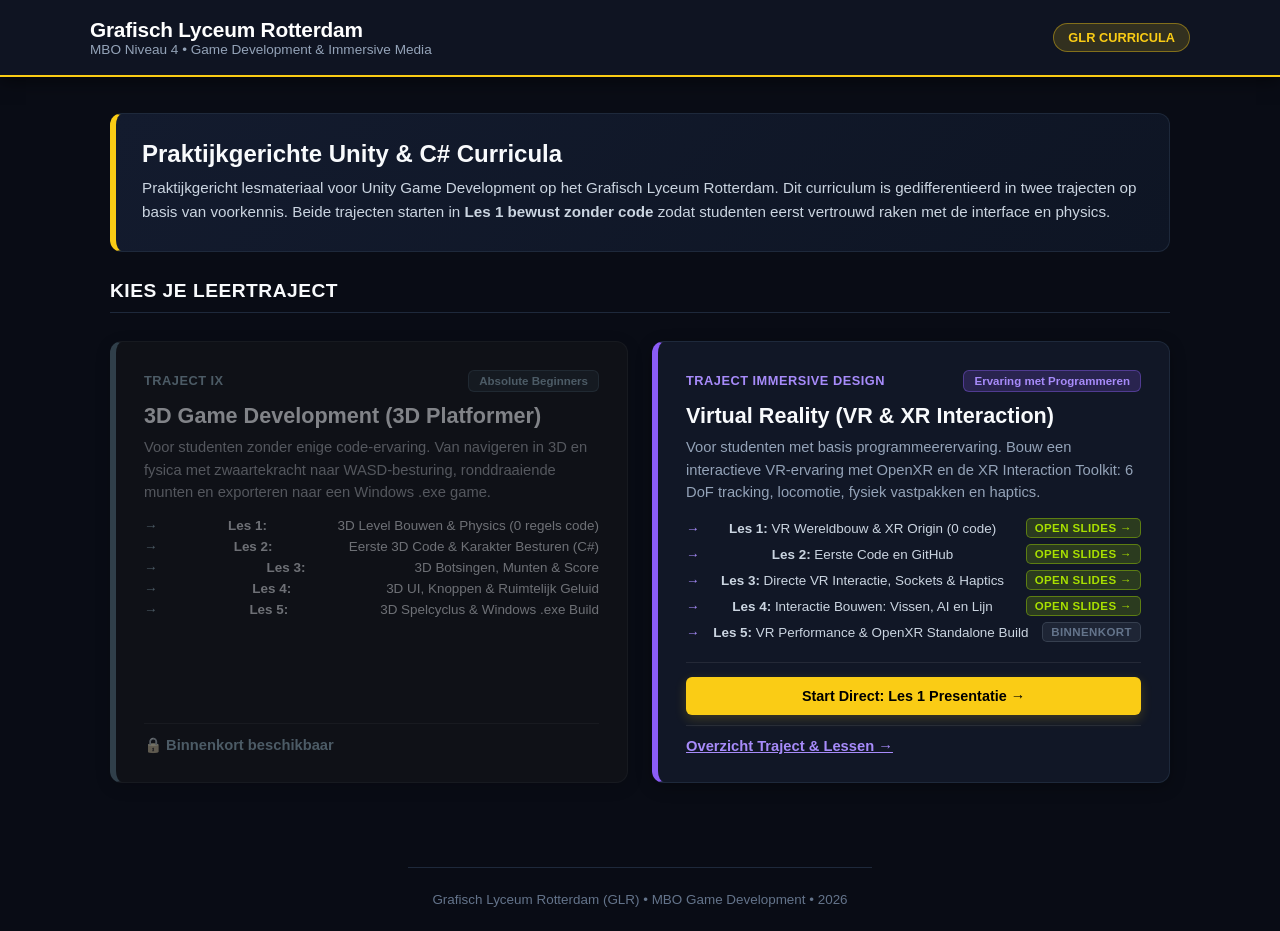
<file: index.html>
<!DOCTYPE html>
<html lang="nl">
<head>
    <meta charset="UTF-8">
    <meta name="viewport" content="width=device-width, initial-scale=1.0">
    <title>Grafisch Lyceum Rotterdam • Unity Game Development</title>
    <style>
        :root {
            --glr-yellow: #facc15;
            --glr-blue: #0284c7;
            --glr-purple: #8b5cf6;
            --page-bg: #090c15;
            --card-bg: #111726;
            --card-border: #1e293b;
            --text-title: #f8fafc;
            --text-body: #94a3b8;
            --text-muted: #64748b;
        }

        * {
            box-sizing: border-box;
            margin: 0;
            padding: 0;
            font-family: -apple-system, BlinkMacSystemFont, "Segoe UI", Roboto, "Helvetica Neue", Arial, sans-serif;
        }

        body {
            background-color: var(--page-bg);
            color: var(--text-body);
            min-height: 100vh;
            display: flex;
            flex-direction: column;
            align-items: center;
        }

        .top-brand-strip {
            width: 100%;
            background: #0f1422;
            border-bottom: 2px solid var(--glr-yellow);
            color: #ffffff;
            padding: 18px 24px;
            box-shadow: 0 4px 16px rgba(0, 0, 0, 0.5);
        }

        .top-brand-inner {
            max-width: 1100px;
            margin: 0 auto;
            display: flex;
            align-items: center;
            justify-content: space-between;
            flex-wrap: wrap;
            gap: 16px;
        }

        .brand-text h1 {
            font-size: 1.3rem;
            font-weight: 900;
            color: #ffffff;
            letter-spacing: -0.2px;
        }

        .brand-text p {
            font-size: 0.85rem;
            color: #94a3b8;
            font-weight: 500;
        }

        .school-badge {
            background: rgba(250, 204, 21, 0.15);
            color: var(--glr-yellow);
            border: 1px solid rgba(250, 204, 21, 0.4);
            padding: 6px 14px;
            border-radius: 9999px;
            font-size: 0.8rem;
            font-weight: 800;
            text-transform: uppercase;
        }

        .container {
            width: 100%;
            max-width: 1100px;
            padding: 36px 20px 60px 20px;
            display: flex;
            flex-direction: column;
            gap: 28px;
        }

        .intro-banner {
            background: linear-gradient(135deg, #131b2e 0%, #0e1524 100%);
            border: 1px solid var(--card-border);
            border-left: 6px solid var(--glr-yellow);
            border-radius: 12px;
            padding: 26px;
        }

        .intro-banner h2 {
            font-size: 1.5rem;
            color: var(--text-title);
            margin-bottom: 8px;
        }

        .intro-banner p {
            font-size: 0.95rem;
            line-height: 1.6;
            color: #cbd5e1;
        }

        .section-title {
            font-size: 1.2rem;
            font-weight: 900;
            color: var(--text-title);
            text-transform: uppercase;
            letter-spacing: 0.5px;
            border-bottom: 1px solid var(--card-border);
            padding-bottom: 10px;
        }

        .grid-tracks {
            display: grid;
            grid-template-columns: repeat(auto-fit, minmax(340px, 1fr));
            gap: 24px;
        }

        .track-card {
            background: var(--card-bg);
            border: 1px solid var(--card-border);
            border-radius: 12px;
            padding: 28px;
            display: flex;
            flex-direction: column;
            justify-content: space-between;
            gap: 20px;
            transition: all 0.2s ease;
            text-decoration: none;
            color: inherit;
            box-shadow: 0 4px 16px rgba(0, 0, 0, 0.3);
        }

        .track-card.blue {
            border-left: 6px solid var(--glr-blue);
        }

        .track-card.blue:hover {
            border-color: var(--glr-blue);
            background: #151f36;
            transform: translateY(-4px);
            box-shadow: 0 10px 30px rgba(2, 132, 199, 0.25);
        }

        .track-card.purple {
            border-left: 6px solid var(--glr-purple);
        }

        .track-card.purple:hover {
            border-color: var(--glr-purple);
            background: #1c1836;
            transform: translateY(-4px);
            box-shadow: 0 10px 30px rgba(139, 92, 246, 0.25);
        }

        .track-header {
            display: flex;
            justify-content: space-between;
            align-items: center;
        }

        .track-code {
            font-size: 0.8rem;
            font-weight: 900;
            text-transform: uppercase;
            letter-spacing: 0.5px;
        }

        .track-card.blue .track-code { color: #38bdf8; }
        .track-card.purple .track-code { color: #a78bfa; }

        .track-badge {
            font-size: 0.72rem;
            font-weight: 800;
            padding: 4px 10px;
            border-radius: 6px;
        }

        .badge-blue { background: rgba(2, 132, 199, 0.2); color: #38bdf8; border: 1px solid rgba(2, 132, 199, 0.4); }
        .badge-purple { background: rgba(139, 92, 246, 0.2); color: #a78bfa; border: 1px solid rgba(139, 92, 246, 0.4); }

        .track-title {
            font-size: 1.35rem;
            font-weight: 900;
            color: var(--text-title);
            margin: 10px 0 6px 0;
            line-height: 1.3;
        }

        .track-desc {
            font-size: 0.92rem;
            color: var(--text-body);
            line-height: 1.55;
        }

        .lesson-list {
            margin-top: 14px;
            display: flex;
            flex-direction: column;
            gap: 6px;
            list-style: none;
        }

        .lesson-list li {
            font-size: 0.84rem;
            color: #cbd5e1;
            display: flex;
            align-items: center;
            gap: 8px;
        }

        .lesson-list li::before {
            content: "→";
            font-weight: bold;
        }

        .track-card.blue .lesson-list li::before { color: #38bdf8; }
        .track-card.purple .lesson-list li::before { color: #a78bfa; }

        .track-cta {
            font-size: 0.92rem;
            font-weight: 900;
            display: flex;
            align-items: center;
            gap: 8px;
            padding-top: 12px;
            border-top: 1px solid rgba(255, 255, 255, 0.08);
        }

        .track-card.blue .track-cta { color: #38bdf8; }
        .track-card.purple .track-cta { color: #a78bfa; }

        .track-card.locked { opacity: 0.5; filter: grayscale(0.8); cursor: not-allowed; }
        .track-card.locked:hover { transform: none; box-shadow: 0 4px 16px rgba(0, 0, 0, 0.3); background: var(--card-bg); }

        .lesson-list li {
            justify-content: space-between;
        }

        .badge-status {
            font-size: 0.72rem;
            font-weight: 800;
            padding: 3px 8px;
            border-radius: 5px;
            text-transform: uppercase;
            letter-spacing: 0.4px;
            text-decoration: none;
            white-space: nowrap;
        }

        .badge-status.open {
            background: rgba(168, 224, 0, 0.18);
            color: #a8e000;
            border: 1px solid rgba(168, 224, 0, 0.4);
            transition: all 0.15s ease;
        }

        .badge-status.open:hover {
            background: #a8e000;
            color: #000000;
            box-shadow: 0 0 10px rgba(168, 224, 0, 0.4);
        }

        .badge-status.soon {
            background: rgba(148, 163, 184, 0.1);
            color: #64748b;
            border: 1px solid rgba(148, 163, 184, 0.2);
        }

        .track-actions-dual {
            display: flex;
            flex-direction: column;
            gap: 10px;
            padding-top: 14px;
            border-top: 1px solid rgba(255, 255, 255, 0.08);
        }

        .btn-hero-action {
            display: block;
            text-align: center;
            background: var(--glr-yellow);
            color: #000000;
            font-weight: 900;
            font-size: 0.9rem;
            text-decoration: none;
            padding: 11px 18px;
            border-radius: 6px;
            transition: all 0.15s ease;
            box-shadow: 0 4px 12px rgba(250, 204, 21, 0.2);
        }

        .btn-hero-action:hover {
            filter: brightness(1.1);
            transform: translateY(-2px);
            box-shadow: 0 6px 20px rgba(250, 204, 21, 0.35);
        }

        footer {
            margin-top: 24px;
            border-top: 1px solid var(--card-border);
            padding: 24px;
            text-align: center;
            font-size: 0.84rem;
            color: var(--text-muted);
        }
    </style>
</head>
<body>
    <div class="top-brand-strip">
        <div class="top-brand-inner">
            <div class="brand-text">
                <h1>Grafisch Lyceum Rotterdam</h1>
                <p>MBO Niveau 4 • Game Development &amp; Immersive Media</p>
            </div>
            <div class="school-badge">GLR Curricula</div>
        </div>
    </div>

    <div class="container">
        <div class="intro-banner">
            <h2>Praktijkgerichte Unity &amp; C# Curricula</h2>
            <p>Praktijkgericht lesmateriaal voor Unity Game Development op het Grafisch Lyceum Rotterdam. Dit curriculum is gedifferentieerd in twee trajecten op basis van voorkennis. Beide trajecten starten in <strong>Les 1 bewust zonder code</strong> zodat studenten eerst vertrouwd raken met de interface en physics.</p>
        </div>

        <h3 class="section-title">Kies je Leertraject</h3>

        <div class="grid-tracks">
            <!-- Traject IX -->
            <div class="track-card blue locked" aria-disabled="true">
                <div>
                    <div class="track-header">
                        <span class="track-code">Traject IX</span>
                        <span class="track-badge badge-blue">Absolute Beginners</span>
                    </div>
                    <h3 class="track-title">3D Game Development (3D Platformer)</h3>
                    <p class="track-desc">Voor studenten zonder enige code-ervaring. Van navigeren in 3D en fysica met zwaartekracht naar WASD-besturing, ronddraaiende munten en exporteren naar een Windows .exe game.</p>
                    <ul class="lesson-list">
                        <li><strong>Les 1:</strong> 3D Level Bouwen &amp; Physics (0 regels code)</li>
                        <li><strong>Les 2:</strong> Eerste 3D Code &amp; Karakter Besturen (C#)</li>
                        <li><strong>Les 3:</strong> 3D Botsingen, Munten &amp; Score</li>
                        <li><strong>Les 4:</strong> 3D UI, Knoppen &amp; Ruimtelijk Geluid</li>
                        <li><strong>Les 5:</strong> 3D Spelcyclus &amp; Windows .exe Build</li>
                    </ul>
                </div>
                <div class="track-cta">&#128274; Binnenkort beschikbaar</div>
            </div>

            <!-- Traject Immersive Design -->
            <div class="track-card purple">
                <div>
                    <div class="track-header">
                        <span class="track-code">Traject Immersive Design</span>
                        <span class="track-badge badge-purple">Ervaring met Programmeren</span>
                    </div>
                    <h3 class="track-title">Virtual Reality (VR &amp; XR Interaction)</h3>
                    <p class="track-desc">Voor studenten met basis programmeerervaring. Bouw een interactieve VR-ervaring met OpenXR en de XR Interaction Toolkit: 6 DoF tracking, locomotie, fysiek vastpakken en haptics.</p>
                    <ul class="lesson-list">
                        <li>
                            <span><strong>Les 1:</strong> VR Wereldbouw &amp; XR Origin (0 code)</span>
                            <a class="badge-status open" href="immersive-design/presentation_les1.html">Open Slides &rarr;</a>
                        </li>
                        <li>
                            <span><strong>Les 2:</strong> Eerste Code en GitHub</span>
                            <a class="badge-status open" href="immersive-design/presentation_les2.html">Open Slides &rarr;</a>
                        </li>
                        <li>
                            <span><strong>Les 3:</strong> Directe VR Interactie, Sockets &amp; Haptics</span>
                            <a class="badge-status open" href="immersive-design/presentation_les3.html">Open Slides &rarr;</a>
                        </li>
                        <li>
                            <span><strong>Les 4:</strong> Interactie Bouwen: Vissen, AI en Lijn</span>
                            <a class="badge-status open" href="immersive-design/presentation_les4.html">Open Slides &rarr;</a>
                        </li>
                        <li>
                            <span><strong>Les 5:</strong> VR Performance &amp; OpenXR Standalone Build</span>
                            <span class="badge-status soon">Binnenkort</span>
                        </li>
                    </ul>
                </div>
                <div class="track-actions-dual">
                    <a class="btn-hero-action" href="immersive-design/presentation_les1.html">Start Direct: Les 1 Presentatie &rarr;</a>
                    <a class="track-cta" href="immersive-design/index.html">Overzicht Traject &amp; Lessen &rarr;</a>
                </div>
            </div>
        </div>
    </div>

    <footer>
        <p>Grafisch Lyceum Rotterdam (GLR) • MBO Game Development &bull; 2026</p>
    </footer>
</body>
</html>
</file>
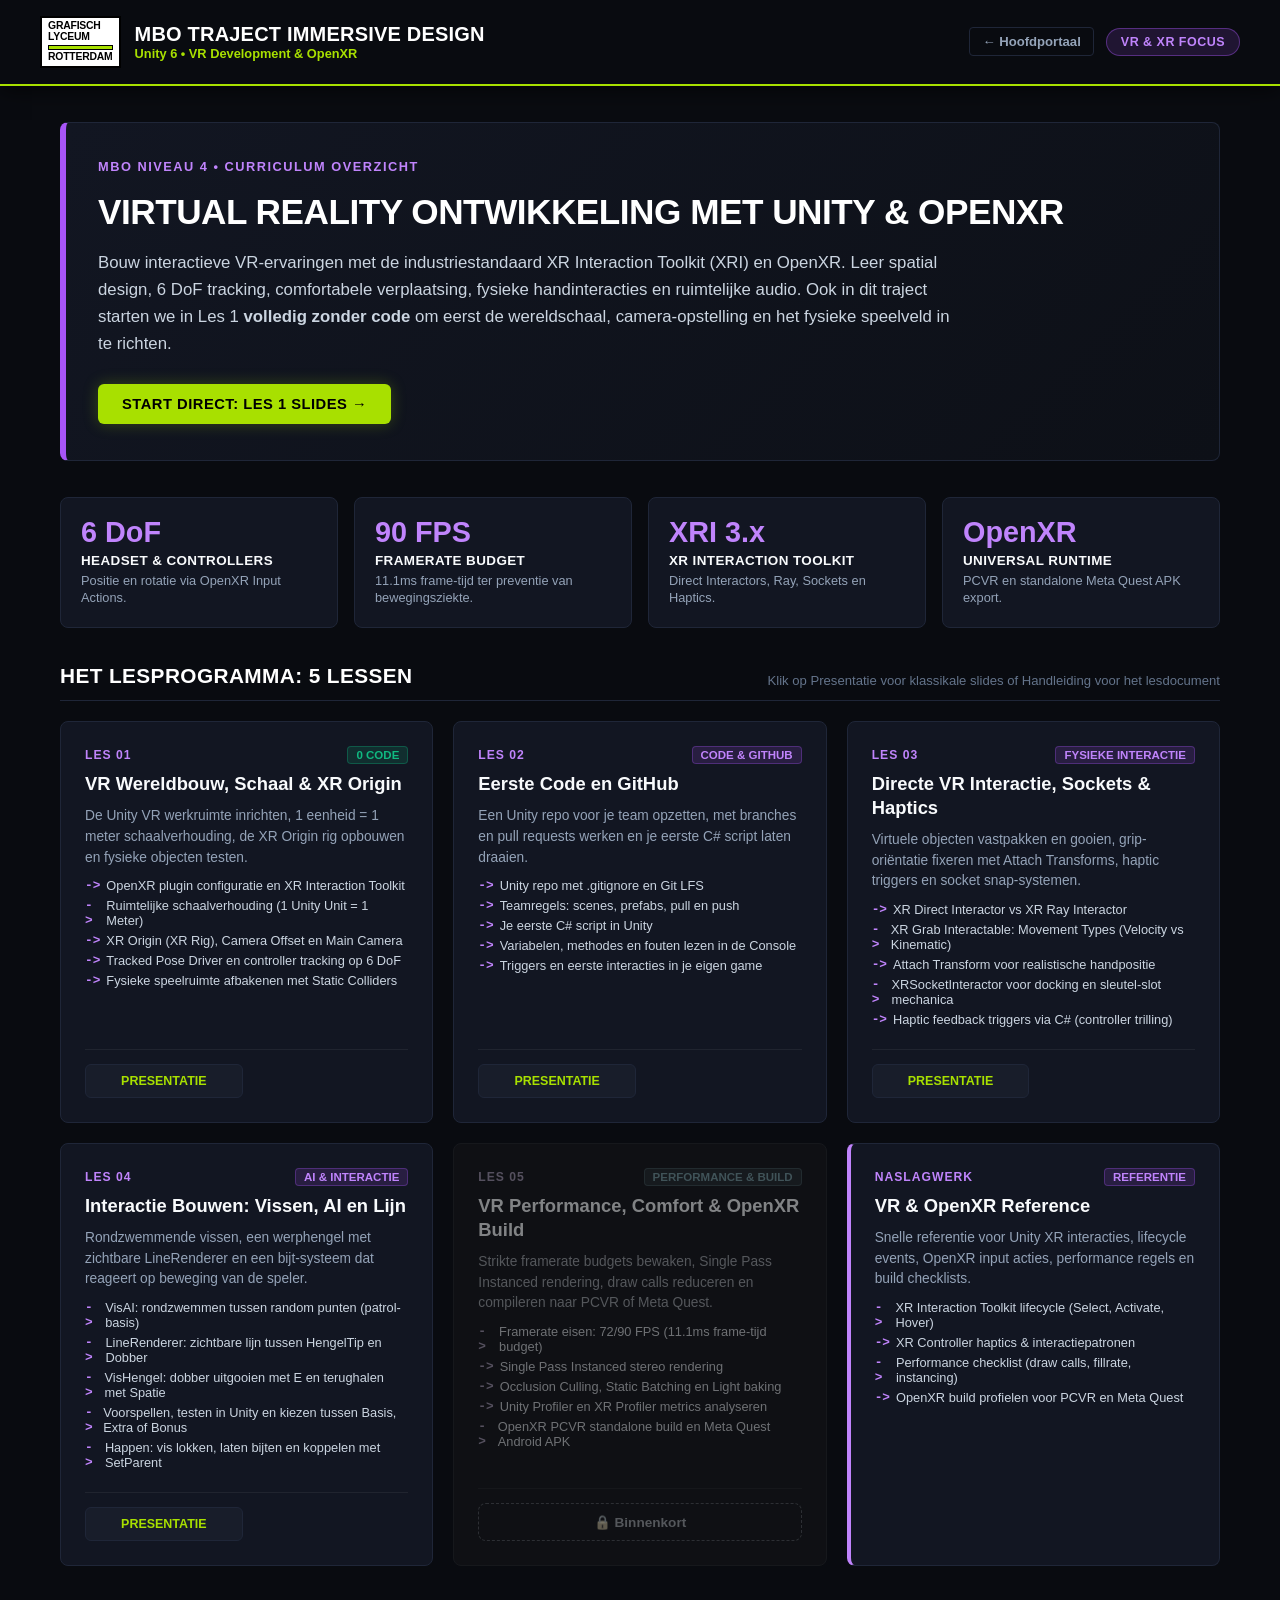
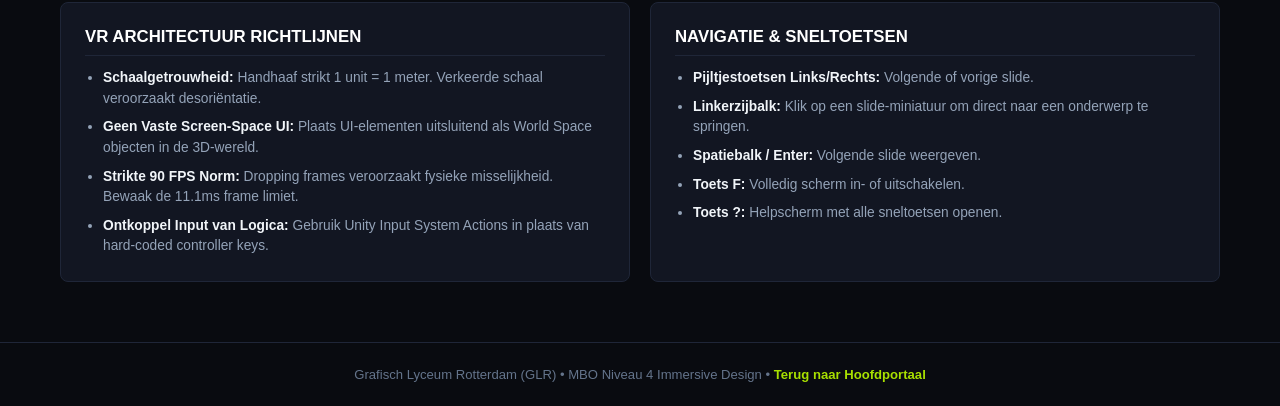
<file: immersive-design/index.html>
<!DOCTYPE html>
<html lang="nl">
<head>
    <meta charset="UTF-8">
    <meta name="viewport" content="width=device-width, initial-scale=1.0">
    <title>MBO Traject Immersive Design • VR Development &amp; OpenXR • Grafisch Lyceum Rotterdam</title>
    <style>
        :root {
            --glr-green: #a8e000;
            --glr-green-glow: rgba(168, 224, 0, 0.25);
            --glr-darkgreen: #7bb300;
            --purple: #a855f7;
            --cyan: #06b6d4;
            --bg-page: #090b10;
            --bg-card: #121622;
            --bg-card-hover: #171d2d;
            --border: #1f2638;
            --text-title: #f8fafc;
            --text-body: #94a3b8;
            --text-white: #ffffff;
            --tier-basis: #10b981;
            --tier-gevorderd: #38bdf8;
            --tier-expert: #a855f7;
        }

        * {
            box-sizing: border-box;
            margin: 0;
            padding: 0;
            font-family: -apple-system, BlinkMacSystemFont, "Segoe UI", Roboto, "Helvetica Neue", Arial, sans-serif;
            -webkit-font-smoothing: antialiased;
        }

        body {
            background-color: var(--bg-page);
            color: var(--text-body);
            min-height: 100vh;
            display: flex;
            flex-direction: column;
            align-items: center;
        }

        header {
            width: 100%;
            background: #090b10;
            border-bottom: 2px solid var(--glr-green);
            padding: 16px 24px;
            box-shadow: 0 4px 20px rgba(0,0,0,0.6);
        }

        .header-inner {
            max-width: 1200px;
            margin: 0 auto;
            display: flex;
            justify-content: space-between;
            align-items: center;
            flex-wrap: wrap;
            gap: 16px;
        }

        .brand-cluster {
            display: flex;
            align-items: center;
            gap: 14px;
        }

        .glr-logo {
            display: inline-flex;
            flex-direction: column;
            background: #ffffff;
            color: #000000;
            padding: 3px 6px;
            border: 2px solid #000000;
            font-weight: 900;
            font-size: 0.65rem;
            line-height: 1.05;
            letter-spacing: -0.2px;
            text-transform: uppercase;
        }

        .glr-logo-green-bar {
            background: var(--glr-green);
            height: 5px;
            width: 100%;
            margin: 2px 0;
            border: 1px solid #000000;
        }

        .brand-text h1 {
            font-size: 1.25rem;
            color: var(--text-white);
            font-weight: 900;
            text-transform: uppercase;
            letter-spacing: 0.2px;
        }

        .brand-text p {
            font-size: 0.8rem;
            color: var(--glr-green);
            font-weight: 700;
        }

        .header-nav {
            display: flex;
            align-items: center;
            gap: 12px;
        }

        .nav-link {
            color: #94a3b8;
            text-decoration: none;
            font-size: 0.82rem;
            font-weight: 700;
            padding: 6px 12px;
            border: 1px solid var(--border);
            border-radius: 4px;
            transition: all 0.15s ease;
        }

        .nav-link:hover {
            color: var(--text-white);
            border-color: var(--glr-green);
        }

        .badge-target {
            background: rgba(168, 85, 247, 0.15);
            color: #c084fc;
            border: 1px solid rgba(168, 85, 247, 0.4);
            padding: 6px 14px;
            border-radius: 9999px;
            font-size: 0.78rem;
            font-weight: 800;
            text-transform: uppercase;
            letter-spacing: 0.5px;
        }

        .container {
            width: 100%;
            max-width: 1200px;
            padding: 36px 20px 60px 20px;
            display: flex;
            flex-direction: column;
            gap: 36px;
        }

        /* Hero Banner */
        .hero-banner {
            background: linear-gradient(135deg, #121622 0%, #0d1017 100%);
            border: 1px solid var(--border);
            border-left: 6px solid var(--purple);
            border-radius: 8px;
            padding: 36px 32px;
            display: flex;
            flex-direction: column;
            gap: 18px;
        }

        .hero-tagline {
            font-size: 0.8rem;
            font-weight: 900;
            text-transform: uppercase;
            letter-spacing: 1.5px;
            color: #c084fc;
        }

        .hero-banner h2 {
            font-size: 2.2rem;
            color: var(--text-white);
            font-weight: 900;
            line-height: 1.15;
            text-transform: uppercase;
            letter-spacing: -0.5px;
        }

        .hero-banner p {
            font-size: 1.05rem;
            line-height: 1.6;
            color: #cbd5e1;
            max-width: 860px;
        }

        .hero-actions {
            display: flex;
            flex-wrap: wrap;
            gap: 12px;
            margin-top: 8px;
        }

        .btn-cta-primary {
            background: var(--glr-green);
            color: #000000;
            padding: 12px 24px;
            border-radius: 6px;
            font-weight: 900;
            text-decoration: none;
            font-size: 0.92rem;
            text-transform: uppercase;
            letter-spacing: 0.5px;
            transition: all 0.15s ease;
            box-shadow: 0 0 15px var(--glr-green-glow);
        }

        .btn-cta-primary:hover {
            background: #bbf011;
            transform: translateY(-1px);
        }

        .btn-cta-secondary {
            background: transparent;
            color: var(--text-white);
            border: 1px solid var(--border);
            padding: 12px 20px;
            border-radius: 6px;
            font-weight: 800;
            text-decoration: none;
            font-size: 0.92rem;
            transition: all 0.15s ease;
        }

        .btn-cta-secondary:hover {
            border-color: #94a3b8;
            background: rgba(255, 255, 255, 0.04);
        }

        /* Stats Grid */
        .stats-grid {
            display: grid;
            grid-template-columns: repeat(auto-fit, minmax(220px, 1fr));
            gap: 16px;
        }

        .stat-card {
            background: var(--bg-card);
            border: 1px solid var(--border);
            border-radius: 8px;
            padding: 20px;
        }

        .stat-value {
            font-size: 1.8rem;
            font-weight: 900;
            color: #c084fc;
            line-height: 1;
            margin-bottom: 6px;
        }

        .stat-label {
            font-size: 0.84rem;
            font-weight: 700;
            color: var(--text-title);
            text-transform: uppercase;
            letter-spacing: 0.4px;
            margin-bottom: 4px;
        }

        .stat-desc {
            font-size: 0.8rem;
            color: var(--text-body);
            line-height: 1.4;
        }

        /* Section Titles */
        .section-header {
            display: flex;
            justify-content: space-between;
            align-items: flex-end;
            border-bottom: 1px solid var(--border);
            padding-bottom: 12px;
            margin-bottom: 20px;
            flex-wrap: wrap;
            gap: 10px;
        }

        .section-header h3 {
            font-size: 1.3rem;
            color: var(--text-white);
            font-weight: 900;
            text-transform: uppercase;
            letter-spacing: 0.4px;
        }

        .section-header span {
            font-size: 0.82rem;
            color: #64748b;
        }

        /* Grid Lessons */
        .grid-lessons {
            display: grid;
            grid-template-columns: repeat(auto-fill, minmax(360px, 1fr));
            gap: 20px;
        }

        .lesson-card {
            background: var(--bg-card);
            border: 1px solid var(--border);
            border-radius: 8px;
            padding: 24px;
            display: flex;
            flex-direction: column;
            justify-content: space-between;
            gap: 18px;
            transition: all 0.2s ease;
        }

        .lesson-card:hover {
            border-color: #334155;
            background: var(--bg-card-hover);
            transform: translateY(-2px);
        }

        .card-top {
            display: flex;
            justify-content: space-between;
            align-items: center;
        }

        .lesson-num {
            font-size: 0.76rem;
            font-weight: 900;
            text-transform: uppercase;
            letter-spacing: 1px;
            color: #c084fc;
        }

        .tag-pill {
            font-size: 0.72rem;
            font-weight: 800;
            padding: 2px 8px;
            border-radius: 4px;
            text-transform: uppercase;
            border: 1px solid transparent;
        }

        .tag-nocode {
            background: rgba(16, 185, 129, 0.15);
            color: #10b981;
            border-color: rgba(16, 185, 129, 0.3);
        }

        .tag-code {
            background: rgba(168, 85, 247, 0.15);
            color: #c084fc;
            border-color: rgba(168, 85, 247, 0.3);
        }

        .tag-vr {
            background: rgba(6, 182, 212, 0.15);
            color: #06b6d4;
            border-color: rgba(6, 182, 212, 0.3);
        }

        .lesson-card h4 {
            font-size: 1.15rem;
            color: var(--text-title);
            margin: 8px 0 10px 0;
            font-weight: 800;
            line-height: 1.3;
        }

        .lesson-card p {
            font-size: 0.86rem;
            line-height: 1.5;
            color: var(--text-body);
        }

        .lesson-topics {
            margin-top: 10px;
            display: flex;
            flex-direction: column;
            gap: 5px;
            list-style: none;
        }

        .lesson-topics li {
            font-size: 0.8rem;
            color: #cbd5e1;
            display: flex;
            align-items: flex-start;
            gap: 6px;
        }

        .lesson-topics li::before {
            content: "->";
            color: #c084fc;
            font-family: monospace;
            font-weight: bold;
        }

        .card-actions {
            display: grid;
            grid-template-columns: 1fr 1fr;
            gap: 8px;
            margin-top: 4px;
            padding-top: 14px;
            border-top: 1px solid rgba(255, 255, 255, 0.06);
        }

        .btn-presentation {
            background: #181d2a;
            color: var(--glr-green);
            border: 1px solid var(--border);
            padding: 9px 12px;
            border-radius: 6px;
            font-size: 0.78rem;
            font-weight: 900;
            text-align: center;
            text-decoration: none;
            display: flex;
            align-items: center;
            justify-content: center;
            gap: 6px;
            transition: all 0.15s ease;
            text-transform: uppercase;
        }

        .btn-presentation:hover {
            background: var(--glr-green);
            color: #000000;
            box-shadow: 0 0 12px var(--glr-green-glow);
        }

        .btn-guide {
            background: #121622;
            color: #ffffff;
            border: 1px solid var(--border);
            padding: 9px 12px;
            border-radius: 6px;
            font-size: 0.78rem;
            font-weight: 800;
            text-align: center;
            text-decoration: none;
            display: flex;
            align-items: center;
            justify-content: center;
            gap: 6px;
            transition: all 0.15s ease;
        }

        .btn-guide:hover {
            background: #1e2638;
            border-color: #475569;
        }

        /* Two Column Info Section */
        .info-grid {
            display: grid;
            grid-template-columns: 1fr 1fr;
            gap: 20px;
        }

        @media (max-width: 800px) {
            .info-grid { grid-template-columns: 1fr; }
            .hero-banner h2 { font-size: 1.7rem; }
        }

        .info-panel {
            background: var(--bg-card);
            border: 1px solid var(--border);
            border-radius: 8px;
            padding: 24px;
        }

        .info-panel h4 {
            font-size: 1.05rem;
            color: var(--text-white);
            font-weight: 800;
            text-transform: uppercase;
            margin-bottom: 12px;
            border-bottom: 1px solid var(--border);
            padding-bottom: 8px;
        }

        .info-panel ol, .info-panel ul {
            padding-left: 18px;
            display: flex;
            flex-direction: column;
            gap: 8px;
            font-size: 0.86rem;
            line-height: 1.5;
        }

        .info-panel li strong {
            color: #f1f5f9;
        }

        /* Footer */
        footer {
            width: 100%;
            border-top: 1px solid var(--border);
            padding: 24px;
            text-align: center;
            font-size: 0.82rem;
            color: #64748b;
        }

        footer a {
            color: var(--glr-green);
            text-decoration: none;
            font-weight: 700;
        }

        .lesson-card:has(.btn-locked) { opacity: 0.5; filter: grayscale(0.8); }
        .lesson-card:has(.btn-locked):hover { transform: none; }
        .btn-locked { display: flex; align-items: center; justify-content: center; padding: 10px 14px; border-radius: 8px; border: 1px dashed #475569; color: #94a3b8; font-weight: 800; font-size: 0.85rem; cursor: not-allowed; user-select: none; grid-column: 1 / -1; }
    </style>
</head>
<body>
    <header>
        <div class="header-inner">
            <div class="brand-cluster">
                <div class="glr-logo">
                    <div>GRAFISCH<br>LYCEUM</div>
                    <div class="glr-logo-green-bar"></div>
                    <div>ROTTERDAM</div>
                </div>
                <div class="brand-text">
                    <h1>MBO Traject Immersive Design</h1>
                    <p>Unity 6 • VR Development &amp; OpenXR</p>
                </div>
            </div>
            <div class="header-nav">
                <a href="../index.html" class="nav-link">&larr; Hoofdportaal</a>
                <span class="badge-target">VR &amp; XR Focus</span>
            </div>
        </div>
    </header>

    <div class="container">
        <!-- Hero Banner -->
        <div class="hero-banner">
            <div class="hero-tagline">MBO Niveau 4 • Curriculum Overzicht</div>
            <h2>Virtual Reality Ontwikkeling met Unity &amp; OpenXR</h2>
            <p>Bouw interactieve VR-ervaringen met de industriestandaard XR Interaction Toolkit (XRI) en OpenXR. Leer spatial design, 6 DoF tracking, comfortabele verplaatsing, fysieke handinteracties en ruimtelijke audio. Ook in dit traject starten we in Les 1 <strong>volledig zonder code</strong> om eerst de wereldschaal, camera-opstelling en het fysieke speelveld in te richten.</p>
            <div class="hero-actions">
                <a href="presentation_les1.html" class="btn-cta-primary">Start Direct: Les 1 Slides &rarr;</a>
            </div>
        </div>

        <!-- Key Trajectory Stats -->
        <div class="stats-grid">
            <div class="stat-card">
                <div class="stat-value">6 DoF</div>
                <div class="stat-label">Headset &amp; Controllers</div>
                <div class="stat-desc">Positie en rotatie via OpenXR Input Actions.</div>
            </div>
            <div class="stat-card">
                <div class="stat-value">90 FPS</div>
                <div class="stat-label">Framerate Budget</div>
                <div class="stat-desc">11.1ms frame-tijd ter preventie van bewegingsziekte.</div>
            </div>
            <div class="stat-card">
                <div class="stat-value">XRI 3.x</div>
                <div class="stat-label">XR Interaction Toolkit</div>
                <div class="stat-desc">Direct Interactors, Ray, Sockets en Haptics.</div>
            </div>
            <div class="stat-card">
                <div class="stat-value">OpenXR</div>
                <div class="stat-label">Universal Runtime</div>
                <div class="stat-desc">PCVR en standalone Meta Quest APK export.</div>
            </div>
        </div>

        <!-- Curriculum Breakdown -->
        <div>
            <div class="section-header">
                <h3>Het Lesprogramma: 5 Lessen</h3>
                <span>Klik op Presentatie voor klassikale slides of Handleiding voor het lesdocument</span>
            </div>

            <div class="grid-lessons">
                <!-- Les 1 -->
                <div class="lesson-card">
                    <div>
                        <div class="card-top">
                            <span class="lesson-num">Les 01</span>
                            <span class="tag-pill tag-nocode">0 Code</span>
                        </div>
                        <h4>VR Wereldbouw, Schaal &amp; XR Origin</h4>
                        <p>De Unity VR werkruimte inrichten, 1 eenheid = 1 meter schaalverhouding, de XR Origin rig opbouwen en fysieke objecten testen.</p>
                        <ul class="lesson-topics">
                            <li>OpenXR plugin configuratie en XR Interaction Toolkit</li>
                            <li>Ruimtelijke schaalverhouding (1 Unity Unit = 1 Meter)</li>
                            <li>XR Origin (XR Rig), Camera Offset en Main Camera</li>
                            <li>Tracked Pose Driver en controller tracking op 6 DoF</li>
                            <li>Fysieke speelruimte afbakenen met Static Colliders</li>
                        </ul>
                    </div>
                    <div class="card-actions">
                        <a class="btn-presentation" href="presentation_les1.html">Presentatie</a>
                    </div>
                </div>

                <!-- Les 2 -->
                <div class="lesson-card">
                    <div>
                        <div class="card-top">
                            <span class="lesson-num">Les 02</span>
                            <span class="tag-pill tag-code">Code &amp; GitHub</span>
                        </div>
                        <h4>Eerste Code en GitHub</h4>
                        <p>Een Unity repo voor je team opzetten, met branches en pull requests werken en je eerste C# script laten draaien.</p>
                        <ul class="lesson-topics">
                            <li>Unity repo met .gitignore en Git LFS</li>
                            <li>Teamregels: scenes, prefabs, pull en push</li>
                            <li>Je eerste C# script in Unity</li>
                            <li>Variabelen, methodes en fouten lezen in de Console</li>
                            <li>Triggers en eerste interacties in je eigen game</li>
                        </ul>
                    </div>
                    <div class="card-actions">
                        <a class="btn-presentation" href="presentation_les2.html">Presentatie</a>
                    </div>
                </div>

                <!-- Les 3 -->
                <div class="lesson-card">
                    <div>
                        <div class="card-top">
                            <span class="lesson-num">Les 03</span>
                            <span class="tag-pill tag-code">Fysieke Interactie</span>
                        </div>
                        <h4>Directe VR Interactie, Sockets &amp; Haptics</h4>
                        <p>Virtuele objecten vastpakken en gooien, grip-oriëntatie fixeren met Attach Transforms, haptic triggers en socket snap-systemen.</p>
                        <ul class="lesson-topics">
                            <li>XR Direct Interactor vs XR Ray Interactor</li>
                            <li>XR Grab Interactable: Movement Types (Velocity vs Kinematic)</li>
                            <li>Attach Transform voor realistische handpositie</li>
                            <li>XRSocketInteractor voor docking en sleutel-slot mechanica</li>
                            <li>Haptic feedback triggers via C# (controller trilling)</li>
                        </ul>
                    </div>
                    <div class="card-actions">
                        <a class="btn-presentation" href="presentation_les3.html">Presentatie</a>
                    </div>
                </div>

                <!-- Les 4 -->
                <div class="lesson-card">
                    <div>
                        <div class="card-top">
                            <span class="lesson-num">Les 04</span>
                            <span class="tag-pill tag-code">AI &amp; Interactie</span>
                        </div>
                        <h4>Interactie Bouwen: Vissen, AI en Lijn</h4>
                        <p>Rondzwemmende vissen, een werphengel met zichtbare LineRenderer en een bijt-systeem dat reageert op beweging van de speler.</p>
                        <ul class="lesson-topics">
                            <li>VisAI: rondzwemmen tussen random punten (patrol-basis)</li>
                            <li>LineRenderer: zichtbare lijn tussen HengelTip en Dobber</li>
                            <li>VisHengel: dobber uitgooien met E en terughalen met Spatie</li>
                            <li>Voorspellen, testen in Unity en kiezen tussen Basis, Extra of Bonus</li>
                            <li>Happen: vis lokken, laten bijten en koppelen met SetParent</li>
                        </ul>
                    </div>
                    <div class="card-actions">
                        <a class="btn-presentation" href="presentation_les4.html">Presentatie</a>
                    </div>
                </div>

                <!-- Les 5 -->
                <div class="lesson-card">
                    <div>
                        <div class="card-top">
                            <span class="lesson-num">Les 05</span>
                            <span class="tag-pill tag-vr">Performance &amp; Build</span>
                        </div>
                        <h4>VR Performance, Comfort &amp; OpenXR Build</h4>
                        <p>Strikte framerate budgets bewaken, Single Pass Instanced rendering, draw calls reduceren en compileren naar PCVR of Meta Quest.</p>
                        <ul class="lesson-topics">
                            <li>Framerate eisen: 72/90 FPS (11.1ms frame-tijd budget)</li>
                            <li>Single Pass Instanced stereo rendering</li>
                            <li>Occlusion Culling, Static Batching en Light baking</li>
                            <li>Unity Profiler en XR Profiler metrics analyseren</li>
                            <li>OpenXR PCVR standalone build en Meta Quest Android APK</li>
                        </ul>
                    </div>
                    <div class="card-actions">
                        <span class="btn-locked">&#128274; Binnenkort</span>
                    </div>
                </div>

                <!-- Architectuur Card -->
                <div class="lesson-card" style="border-left: 4px solid #c084fc;">
                    <div>
                        <div class="card-top">
                            <span class="lesson-num">Naslagwerk</span>
                            <span class="tag-pill tag-code">Referentie</span>
                        </div>
                        <h4>VR &amp; OpenXR Reference</h4>
                        <p>Snelle referentie voor Unity XR interacties, lifecycle events, OpenXR input acties, performance regels en build checklists.</p>
                        <ul class="lesson-topics">
                            <li>XR Interaction Toolkit lifecycle (Select, Activate, Hover)</li>
                            <li>XR Controller haptics &amp; interactiepatronen</li>
                            <li>Performance checklist (draw calls, fillrate, instancing)</li>
                            <li>OpenXR build profielen voor PCVR en Meta Quest</li>
                        </ul>
                    </div>
                </div>
            </div>
        </div>

        <!-- Extra Info Grid -->
        <div class="info-grid">
            <div class="info-panel">
                <h4>VR Architectuur Richtlijnen</h4>
                <ul>
                  <li><strong>Schaalgetrouwheid:</strong> Handhaaf strikt 1 unit = 1 meter. Verkeerde schaal veroorzaakt desoriëntatie.</li>
                  <li><strong>Geen Vaste Screen-Space UI:</strong> Plaats UI-elementen uitsluitend als World Space objecten in de 3D-wereld.</li>
                  <li><strong>Strikte 90 FPS Norm:</strong> Dropping frames veroorzaakt fysieke misselijkheid. Bewaak de 11.1ms frame limiet.</li>
                  <li><strong>Ontkoppel Input van Logica:</strong> Gebruik Unity Input System Actions in plaats van hard-coded controller keys.</li>
                </ul>
            </div>

            <div class="info-panel">
                <h4>Navigatie &amp; Sneltoetsen</h4>
                <ul>
                  <li><strong>Pijltjestoetsen Links/Rechts:</strong> Volgende of vorige slide.</li>
                  <li><strong>Linkerzijbalk:</strong> Klik op een slide-miniatuur om direct naar een onderwerp te springen.</li>
                  <li><strong>Spatiebalk / Enter:</strong> Volgende slide weergeven.</li>
                  <li><strong>Toets F:</strong> Volledig scherm in- of uitschakelen.</li>
                  <li><strong>Toets ?:</strong> Helpscherm met alle sneltoetsen openen.</li>
                </ul>
            </div>
        </div>
    </div>

    <footer>
        <p>Grafisch Lyceum Rotterdam (GLR) • MBO Niveau 4 Immersive Design • <a href="../index.html">Terug naar Hoofdportaal</a></p>
    </footer>
</body>
</html>
</file>
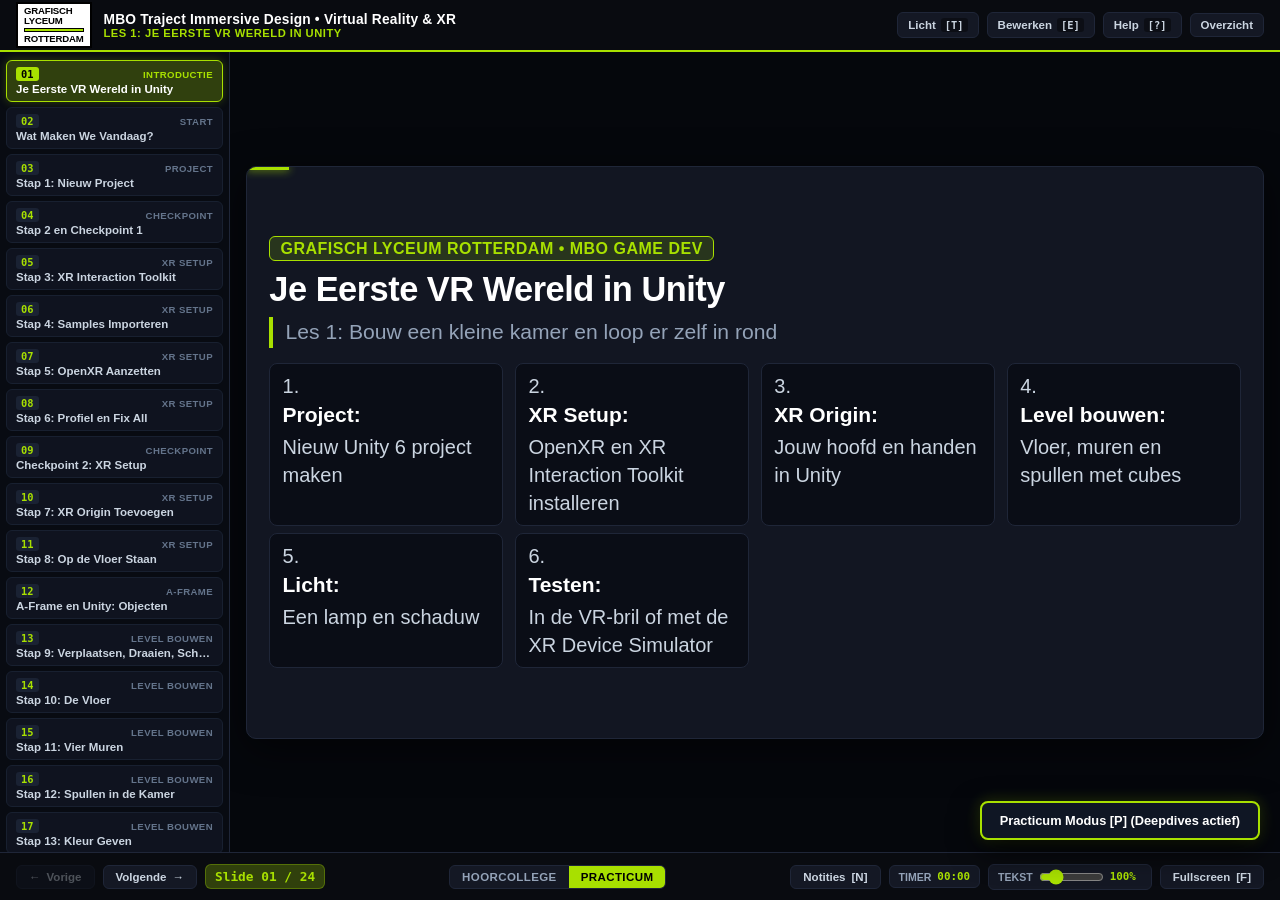
<file: immersive-design/presentation_les1.html>
<!DOCTYPE html>
<html lang="nl">
<head>
    <meta charset="UTF-8">
    <meta name="viewport" content="width=device-width, initial-scale=1.0">
    <title>Les 1: Je Eerste VR Wereld in Unity • Grafisch Lyceum Rotterdam</title>
    <link rel="stylesheet" href="../scripts/hr_slide_deck.css">
</head>
<body data-theme="glr">
    <!-- Core SlideDeck Library -->
    <script src="../scripts/hr_slide_deck.js"></script>
    <script>
        const slides = [
  {
    "isHero": true,
    "title": "Je Eerste VR Wereld in Unity",
    "subtitle": "Les 1: Bouw een kleine kamer en loop er zelf in rond",
    "topics": [
      "1. <strong>Project:</strong> Nieuw Unity 6 project maken",
      "2. <strong>XR Setup:</strong> OpenXR en XR Interaction Toolkit installeren",
      "3. <strong>XR Origin:</strong> Jouw hoofd en handen in Unity",
      "4. <strong>Level bouwen:</strong> Vloer, muren en spullen met cubes",
      "5. <strong>Licht:</strong> Een lamp en schaduw",
      "6. <strong>Testen:</strong> In de VR-bril of met de XR Device Simulator"
    ],
    "notes": "Vandaag bouwen we. Geen code, geen lange uitleg. Aan het eind loopt iedereen rond in een eigen VR kamer. Zonder bril gebruiken we de simulator."
  },
  {
    "category": "Start",
    "title": "Wat Maken We Vandaag?",
    "contentHtml": "<div class=\"content-col\"><div class=\"info-card\"><div class=\"info-card-title\">Het Doel</div><div class=\"info-card-text\">Aan het eind loop je in je eigen VR kamer.<ul><li>Een Unity project klaar voor VR</li><li>Een kamer met vloer, muren en spullen</li><li>Test in je VR-bril of in de simulator</li></ul></div></div></div><div class=\"content-col\"><div class=\"info-card cyan\"><div class=\"info-card-title\">Dit Heb Je Nodig</div><div class=\"info-card-text\"><ul><li><strong>Unity 6</strong> (6000.0 LTS) via Unity Hub</li><li>VR-bril (Meta Quest + Link) of geen bril</li><li>Geen bril? Dan gebruik je de simulator</li></ul></div></div></div>",
    "notes": "Loop de drie stappen door: bouwen, licht, testen. Vraag wie een bril heeft en wie op de simulator werkt. Een Mac kan niet in de bril testen; die studenten gebruiken de simulator.",
    "deepdive": {
      "analogy": "Zoals een maquette: eerst een klein model dat je kunt bekijken, daarna pas de details.",
      "whatIsWhat": "<strong>Project:</strong> de map met al je Unity bestanden.<br><strong>Scene:</strong> de wereld die je bouwt.<br><strong>Simulator:</strong> een nep-bril met muis en toetsenbord.",
      "trap": "Meteen een groot level willen bouwen. Begin klein.",
      "rule": "Eerst werkend, daarna mooi."
    }
  },
  {
    "category": "Project",
    "title": "Stap 1: Nieuw Project",
    "images": [
      {
        "file": "03-nieuw-project.png",
        "want": "Unity Hub > New project > kies Universal 3D, naam GLR_VR_Laboratorium, locatie op een lokale schijf"
      }
    ],
    "contentHtml": "<div class=\"content-col text-stack\"><div class=\"content-col\"><div class=\"steps-card\"><div class=\"info-card-title\">Unity Hub</div><div class=\"step-item\"><div class=\"step-num\">1</div><div>Open <strong>Unity Hub</strong>. Klik <strong>New project</strong>.</div></div><div class=\"step-item\"><div class=\"step-num\">2</div><div>Kies editor <strong>Unity 6 (6000.0 LTS)</strong> en template <strong>Universal 3D</strong>.</div></div><div class=\"step-item\"><div class=\"step-num\">3</div><div>Naam: <strong>GLR_VR_Laboratorium</strong>. Klik <strong>Create project</strong>.</div></div></div></div><div class=\"content-col\"><div class=\"info-card amber\"><div class=\"info-card-title\">Let Op</div><div class=\"info-card-text\">Wachten duurt een paar minuten.<ul><li>Sla het project niet in OneDrive op</li><li>Kies een map op je eigen schijf, bijvoorbeeld <strong>C:\\Unity</strong></li></ul></div></div></div></div><div class=\"content-col media-col\"><figure class=\"media-fig media-placeholder\" data-img=\"img/les1/03-nieuw-project.png\"><img src=\"img/les1/03-nieuw-project.png\" alt=\"Unity Hub > New project > kies Universal 3D, naam GLR_VR_Laboratorium, locatie op een lokale schijf\" onload=\"this.parentNode.classList.remove('media-placeholder')\" onerror=\"this.remove()\"><div class=\"media-ph-icon\"><svg viewBox=\"0 0 24 24\" fill=\"none\" stroke=\"currentColor\" stroke-width=\"1.6\"><path d=\"M4 8h3l1.5-2h7L17 8h3v11H4z\"/><circle cx=\"12\" cy=\"13\" r=\"3.5\"/></svg></div><div class=\"media-ph-text\">Unity Hub > New project > kies Universal 3D, naam GLR_VR_Laboratorium, locatie op een lokale schijf</div><code class=\"media-ph-file\">img/les1/03-nieuw-project.png</code></figure></div>",
    "notes": "OneDrive synchroniseert duizenden kleine Unity bestanden en dat geeft fouten. Laat studenten een lokale map kiezen.",
    "deepdive": {
      "analogy": "Een nieuw project is een lege werkplaats met gereedschap erin.",
      "whatIsWhat": "<strong>Universal 3D:</strong> template met de URP render pipeline. Goed genoeg voor VR.",
      "trap": "Project in OneDrive of op een USB-stick zetten.",
      "rule": "Project altijd op een lokale schijf."
    }
  },
  {
    "category": "Checkpoint",
    "title": "Stap 2 en Checkpoint 1",
    "images": [
      {
        "file": "04-scene-opslaan.png",
        "want": "Unity Editor met de scene GLR_VR_Laboratorium opgeslagen: Hierarchy met de scene-naam en Project-venster zichtbaar"
      }
    ],
    "contentHtml": "\n                        <div class=\"content-col text-stack\"><div class=\"content-col\"><div class=\"steps-card\"><div class=\"info-card-title\" spellcheck=\"false\">Scene Opslaan</div><div class=\"step-item\"><div class=\"step-num\">1</div><div spellcheck=\"false\">Klik <strong>File &gt; Save As...</strong></div></div><div class=\"step-item\"><div class=\"step-num\">2</div><div spellcheck=\"false\">Geef je project een naam.</div></div><div class=\"step-item\"><div class=\"step-num\">3</div><div spellcheck=\"false\">Map: <strong>Assets/Scenes</strong></div></div></div></div><div class=\"content-col\"><div class=\"info-card amber\"><div class=\"info-card-title\" spellcheck=\"false\">Checkpoint 1: Zie Je Dit?</div><div class=\"info-card-text\" spellcheck=\"false\">Dan goed.<ul><li spellcheck=\"false\">Unity is open met <strong>Scene</strong> en <strong>Hierarchy</strong></li><li spellcheck=\"false\">In Hierarchy staat <strong>Main Camera</strong></li><li spellcheck=\"false\"><strong>GLR_VRLab</strong> staat in Project &gt; Assets &gt; Scenes</li></ul></div></div></div></div><div class=\"content-col media-col\"><figure class=\"media-fig\" data-img=\"img/les1/04-scene-opslaan.png\"><img src=\"img/les1/04-scene-opslaan.png\" alt=\"Unity Editor met de scene GLR_VR_Laboratorium opgeslagen: Hierarchy met de scene-naam en Project-venster zichtbaar\" onload=\"this.parentNode.classList.remove('media-placeholder')\" onerror=\"this.remove()\"><div class=\"media-ph-icon\"><svg viewBox=\"0 0 24 24\" fill=\"none\" stroke=\"currentColor\" stroke-width=\"1.6\"><path d=\"M4 8h3l1.5-2h7L17 8h3v11H4z\"></path><circle cx=\"12\" cy=\"13\" r=\"3.5\"></circle></svg></div><div class=\"media-ph-text\">Unity Editor met de scene GLR_VR_Laboratorium opgeslagen: Hierarchy met de scene-naam en Project-venster zichtbaar</div><code class=\"media-ph-file\" spellcheck=\"false\">img/les1/04-scene-opslaan.png</code></figure></div>\n                    ",
    "notes": "Controleer even bij iedereen. Wie hier vastzit, wacht niet tot later. Les 2 bouwt verder op de scene GLR_VR_Laboratorium.",
    "deepdive": {
      "analogy": "Opslaan met een goede naam is je backup: je vindt je werk altijd terug.",
      "whatIsWhat": "<strong>Hierarchy:</strong> lijst van alles in je scene.<br><strong>Project:</strong> al je bestanden.",
      "trap": "Werken in de naamloze SampleScene.",
      "rule": "Geef je scene meteen een naam en sla vaak op met Ctrl/Cmd + S."
    }
  },
  {
    "category": "XR Setup",
    "title": "Stap 3: XR Interaction Toolkit",
    "images": [
      {
        "file": "05-package-manager-xri.png",
        "want": "Window > Package Manager, filter Unity Registry, XR Interaction Toolkit geselecteerd met de Install-knop"
      }
    ],
    "contentHtml": "\n                        <div class=\"content-col text-stack\"><div class=\"content-col\"><div class=\"steps-card\"><div class=\"info-card-title\" spellcheck=\"false\">Package Manager</div><div class=\"step-item\"><div class=\"step-num\">1</div><div spellcheck=\"false\">Klik <strong>Window &gt; Package Manager</strong>.</div></div><div class=\"step-item\"><div class=\"step-num\">2</div><div spellcheck=\"false\">Linksboven: kies <strong>Unity Registry</strong>.</div></div><div class=\"step-item\"><div class=\"step-num\">3</div><div spellcheck=\"false\">Zoek <strong>XR Interaction Toolkit</strong> (3.x). Klik <strong>Install</strong>.</div></div></div></div><div class=\"content-col\"><div class=\"info-card cyan\"><div class=\"info-card-title\" spellcheck=\"false\">Popup?</div><div class=\"info-card-text\" spellcheck=\"false\"><ul><li spellcheck=\"false\">Popup over de Input System? Klik <strong>Yes</strong></li><li spellcheck=\"false\">Unity herstart. Wacht even.</li></ul></div></div></div></div><div class=\"content-col media-col\"><figure class=\"media-fig\" data-img=\"img/les1/05-package-manager-xri.png\"><img src=\"img/les1/05-package-manager-xri.png\"><div class=\"media-ph-icon\"><svg viewBox=\"0 0 24 24\" fill=\"none\" stroke=\"currentColor\" stroke-width=\"1.6\"><path d=\"M4 8h3l1.5-2h7L17 8h3v11H4z\"></path><circle cx=\"12\" cy=\"13\" r=\"3.5\"></circle></svg></div><div class=\"media-ph-text\">Window &gt; Package Manager, filter Unity Registry, XR Interaction Toolkit geselecteerd met de Install-knop</div><code class=\"media-ph-file\" spellcheck=\"false\">img/les1/05-package-manager-xri.png</code></figure></div>\n                    ",
    "notes": "XRI levert de XR Origin en later de interacties. Als de popup niet komt is dat ook goed.",
    "deepdive": {
      "analogy": "Een toolkit is een gereedschapskist die je in je project zet.",
      "whatIsWhat": "<strong>Package:</strong> een los onderdeel dat je kunt installeren.<br><strong>XR Interaction Toolkit:</strong> kant-en-klare onderdelen voor VR.",
      "trap": "Het verkeerde filter: My Assets in plaats van Unity Registry.",
      "rule": "Pakketten haal je uit Unity Registry."
    }
  },
  {
    "category": "XR Setup",
    "title": "Stap 4: Samples Importeren",
    "images": [
      {
        "file": "06-xri-samples.png",
        "want": "Package Manager > XR Interaction Toolkit > tabblad Samples met Starter Assets en XR Device Simulator (Import-knoppen)"
      }
    ],
    "contentHtml": "\n                        <div class=\"content-col text-stack\"><div class=\"content-col\"><div class=\"steps-card\"><div class=\"info-card-title\" spellcheck=\"false\">Samples</div><div class=\"step-item\"><div class=\"step-num\">1</div><div spellcheck=\"false\">Selecteer <strong>XR Interaction Toolkit</strong> in Package Manager.</div></div><div class=\"step-item\"><div class=\"step-num\">2</div><div spellcheck=\"false\">Open het tabblad <strong>Samples</strong>.</div></div><div class=\"step-item\"><div class=\"step-num\">3</div><div spellcheck=\"false\">Klik <strong>Import</strong> bij <strong>Starter Assets</strong> en bij <strong>XR Device Simulator</strong>.</div></div></div></div><div class=\"content-col\"><div class=\"info-card cyan\"><div class=\"info-card-title\" spellcheck=\"false\">Waarom?</div><div class=\"info-card-text\" spellcheck=\"false\"><ul><li spellcheck=\"false\"><strong>Starter Assets:</strong> heb je nodig in les 2</li><li spellcheck=\"false\"><strong>XR Device Simulator:</strong> testen zonder bril</li></ul></div></div></div></div><div class=\"content-col media-col\"><figure class=\"media-fig\" data-img=\"img/les1/06-xri-samples.png\"><img src=\"img/les1/06-xri-samples.png\"><div class=\"media-ph-icon\"><svg viewBox=\"0 0 24 24\" fill=\"none\" stroke=\"currentColor\" stroke-width=\"1.6\"><path d=\"M4 8h3l1.5-2h7L17 8h3v11H4z\"></path><circle cx=\"12\" cy=\"13\" r=\"3.5\"></circle></svg></div><div class=\"media-ph-text\">Package Manager &gt; XR Interaction Toolkit &gt; tabblad Samples met Starter Assets en XR Device Simulator (Import-knoppen)</div><code class=\"media-ph-file\" spellcheck=\"false\">img/les1/06-xri-samples.png</code></figure></div>\n                    ",
    "notes": "Samples staan niet standaard in je project. Zonder import vinden studenten de simulator straks niet.",
    "deepdive": {
      "analogy": "Samples zijn voorbeeldbestanden bij het gereedschap.",
      "whatIsWhat": "<strong>Starter Assets:</strong> kant-en-klare knoppen-instellingen.<br><strong>Device Simulator:</strong> prefab met nep-bril.",
      "trap": "Samples overslaan omdat je een bril hebt.",
      "rule": "Importeer beide, ook met bril."
    }
  },
  {
    "category": "XR Setup",
    "title": "Stap 5: OpenXR Aanzetten",
    "images": [
      {
        "file": "07-openxr-aanvinken.png",
        "want": "Edit > Project Settings > XR Plug-in Management, tabblad Windows/Mac/Linux, OpenXR aangevinkt"
      }
    ],
    "contentHtml": "\n                        <div class=\"content-col text-stack\"><div class=\"content-col\"><div class=\"steps-card\"><div class=\"info-card-title\" spellcheck=\"false\">Project Settings</div><div class=\"step-item\"><div class=\"step-num\">1</div><div spellcheck=\"false\">Klik <strong>Edit &gt; Project Settings</strong>.</div></div><div class=\"step-item\"><div class=\"step-num\">2</div><div spellcheck=\"false\">Kies <strong>XR Plug-in Management</strong>. Klik <strong>Install XR Plug-in Management</strong> als dat staat.</div></div><div class=\"step-item\"><div class=\"step-num\">3</div><div spellcheck=\"false\">Open het tabblad met het monitor-icoon (Windows, Mac, Linux). Vink <strong>OpenXR</strong> aan.</div></div></div></div><div class=\"content-col\"><div class=\"info-card amber\"><div class=\"info-card-title\" spellcheck=\"false\">Mac?</div><div class=\"info-card-text\" spellcheck=\"false\">OpenXR werkt niet met een bril op Mac. Sla dit over en test straks met de simulator.</div></div></div></div><div class=\"content-col media-col\"><figure class=\"media-fig\" data-img=\"img/les1/07-openxr-aanvinken.png\"><img src=\"img/les1/07-openxr-aanvinken.png\" alt=\"Edit &gt; Project Settings &gt; XR Plug-in Management, tabblad Windows/Mac/Linux, OpenXR aangevinkt\" onload=\"this.parentNode.classList.remove('media-placeholder')\" onerror=\"this.remove()\"><div class=\"media-ph-icon\"><svg viewBox=\"0 0 24 24\" fill=\"none\" stroke=\"currentColor\" stroke-width=\"1.6\"><path d=\"M4 8h3l1.5-2h7L17 8h3v11H4z\"></path><circle cx=\"12\" cy=\"13\" r=\"3.5\"></circle></svg></div><div class=\"media-ph-text\">Edit &gt; Project Settings &gt; XR Plug-in Management, tabblad Windows/Mac/Linux, OpenXR aangevinkt</div><code class=\"media-ph-file\" spellcheck=\"false\">img/les1/07-openxr-aanvinken.png</code></figure></div>\n                    ",
    "notes": "OpenXR is de standaard waardoor dezelfde app op veel brillen werkt. Dat is de enige uitleg die we hier geven.",
    "deepdive": {
      "analogy": "OpenXR is een universele stekker: een stekker, veel brillen.",
      "whatIsWhat": "<strong>XR Plug-in Management:</strong> hier zet je aan welke bril je gebruikt.<br><strong>OpenXR:</strong> de standaard voor alle grote brillen.",
      "trap": "Het vinkje bij het verkeerde tabblad (bijvoorbeeld Android) zetten.",
      "rule": "Voor test op de pc: vinkje op het tabblad Windows, Mac, Linux."
    }
  },
  {
    "category": "XR Setup",
    "title": "Stap 6: Profiel en Fix All",
    "images": [
      {
        "file": "08-profiel-fix-all.png",
        "want": "Project Settings > XR Plug-in Management > OpenXR: Interaction Profiles met profiel in de lijst en het Project Validation-venster met Fix All"
      }
    ],
    "contentHtml": "\n                        <div class=\"content-col text-stack\"><div class=\"content-col\"><div class=\"steps-card\"><div class=\"info-card-title\" spellcheck=\"false\">OpenXR Instellingen</div><div class=\"step-item\"><div class=\"step-num\">1</div><div spellcheck=\"false\">Klik links onder XR Plug-in Management op <strong>OpenXR</strong>.</div></div><div class=\"step-item\"><div class=\"step-num\">2</div><div spellcheck=\"false\">Bij <strong>Interaction Profiles</strong> klik <strong>+</strong> en kies <strong>Oculus Touch Controller Profile</strong>.</div></div><div class=\"step-item\"><div class=\"step-num\">3</div><div spellcheck=\"false\">Open <strong>Project Validation</strong>. Klik <strong>Fix All</strong>.</div></div></div></div><div class=\"content-col\"><div class=\"info-card cyan\"><div class=\"info-card-title\" spellcheck=\"false\">Meta Quest</div><div class=\"info-card-text\" spellcheck=\"false\">Het Oculus Touch profiel past bij Quest 2 en Quest 3.</div></div></div></div><div class=\"content-col media-col\"><figure class=\"media-fig\" data-img=\"img/les1/08-profiel-fix-all.png\"><img src=\"img/les1/08-profiel-fix-all.png\"><div class=\"media-ph-icon\"><svg viewBox=\"0 0 24 24\" fill=\"none\" stroke=\"currentColor\" stroke-width=\"1.6\"><path d=\"M4 8h3l1.5-2h7L17 8h3v11H4z\"></path><circle cx=\"12\" cy=\"13\" r=\"3.5\"></circle></svg></div><div class=\"media-ph-text\">Project Settings &gt; XR Plug-in Management &gt; OpenXR: Interaction Profiles met profiel in de lijst en het Project Validation-venster met Fix All</div><code class=\"media-ph-file\" spellcheck=\"false\">img/les1/08-profiel-fix-all.png</code></figure></div>\n                    ",
    "notes": "Een ander merk bril: kies het profiel van dat merk. Fix All lost de gele en rode meldingen op.",
    "deepdive": {
      "analogy": "Een profiel vertelt Unity hoe jouw controllers eruitzien.",
      "whatIsWhat": "<strong>Interaction Profile:</strong> lijst met knoppen van een controller.<br><strong>Project Validation:</strong> controle op fouten in je instellingen.",
      "trap": "Fix All niet doen en dan raar gedrag krijgen.",
      "rule": "Na elke wijziging aan XR: Project Validation controleren."
    }
  },
  {
    "category": "Checkpoint",
    "title": "Checkpoint 2: XR Setup",
    "contentHtml": "<div class=\"content-col\"><div class=\"info-card amber\"><div class=\"info-card-title\">Checkpoint 2: Zie Je Dit?</div><div class=\"info-card-text\">Dan goed.<ul><li><strong>OpenXR</strong> staat aangevinkt</li><li>Je profiel staat in de lijst bij Interaction Profiles</li><li><strong>Project Validation</strong> toont geen rode kruisjes</li></ul></div></div></div><div class=\"content-col\"><div class=\"info-card red\"><div class=\"info-card-title\">Lukt Het Niet?</div><div class=\"info-card-text\"><ul><li>Klik nog eens op <strong>Fix All</strong></li><li>Herstart Unity en kijk opnieuw</li><li>Roep de docent</li></ul></div></div></div>",
    "notes": "Loop rond en controleer Project Validation bij iedereen. Rode kruisjes nu oplossen voorkomt problemen bij het testen.",
    "deepdive": {
      "analogy": "Een controle voor je verder bouwt, net als een bouwkeuring.",
      "whatIsWhat": "<strong>Project Validation:</strong> lijst van instellingen die nog niet kloppen.",
      "trap": "Doorgaan met rode kruisjes.",
      "rule": "Geen rood, dan verder."
    }
  },
  {
    "category": "XR Setup",
    "title": "Stap 7: XR Origin Toevoegen",
    "images": [
      {
        "file": "10-xr-origin-hierarchy.png",
        "want": "Hierarchy na GameObject > XR > XR Origin (VR): XR Origin met Camera Offset, Main Camera en controllers uitgeklapt, geen losse Main Camera"
      }
    ],
    "contentHtml": "\n                        <div class=\"content-col text-stack\"><div class=\"content-col\"><div class=\"steps-card\"><div class=\"info-card-title\" spellcheck=\"false\">In de Hierarchy</div><div class=\"step-item\"><div class=\"step-num\">1</div><div spellcheck=\"false\">Selecteer <strong>Main Camera</strong>. Druk op Delete.</div></div><div class=\"step-item\"><div class=\"step-num\">2</div><div spellcheck=\"false\">Klik <strong>GameObject &gt; XR &gt; XR Origin (VR)</strong>.</div></div><div class=\"step-item\"><div class=\"step-num\">3</div><div spellcheck=\"false\">Zet in de Inspector <strong>Position</strong> op 0, 0, 0.</div></div></div></div><div class=\"content-col\"><div class=\"info-card cyan\"><div class=\"info-card-title\" spellcheck=\"false\">Waarom?</div><div class=\"info-card-text\" spellcheck=\"false\">Een VR-bril heeft twee ogen, dus Unity maakt twee beelden. De <strong>XR Origin</strong> regelt dat voor je.</div></div></div></div><div class=\"content-col media-col\"><figure class=\"media-fig\" data-img=\"img/les1/10-xr-origin-hierarchy.png\"><img src=\"img/les1/10-xr-origin-hierarchy.png\"><div class=\"media-ph-icon\"><svg viewBox=\"0 0 24 24\" fill=\"none\" stroke=\"currentColor\" stroke-width=\"1.6\"><path d=\"M4 8h3l1.5-2h7L17 8h3v11H4z\"></path><circle cx=\"12\" cy=\"13\" r=\"3.5\"></circle></svg></div><div class=\"media-ph-text\">Hierarchy na GameObject &gt; XR &gt; XR Origin (VR): XR Origin met Camera Offset, Main Camera en controllers uitgeklapt, geen losse Main Camera</div><code class=\"media-ph-file\" spellcheck=\"false\">img/les1/10-xr-origin-hierarchy.png</code></figure></div>\n                    ",
    "notes": "Dit is de enige theorie van vandaag: twee ogen, twee beelden. De XR Origin vervangt de gewone camera. Zonder XR Origin ziet de bril niets.",
    "deepdive": {
      "analogy": "De XR Origin is jouw lichaam in het spel: hoofd en twee handen.",
      "whatIsWhat": "<strong>XR Origin:</strong> object met de camera (hoofd) en de controllers (handen).<br><strong>Main Camera:</strong> de gewone camera voor schermen.",
      "trap": "Twee camera's in de scene laten staan.",
      "rule": "Een VR scene heeft een XR Origin en geen losse Main Camera."
    }
  },
  {
    "category": "XR Setup",
    "title": "Stap 8: Op de Vloer Staan",
    "images": [
      {
        "file": "11-tracking-origin-floor.png",
        "want": "Inspector van XR Origin: component XR Origin met Tracking Origin Mode op Floor en Position Y op 0"
      }
    ],
    "contentHtml": "\n                        <div class=\"content-col text-stack\"><div class=\"content-col\"><div class=\"steps-card\"><div class=\"info-card-title\" spellcheck=\"false\">Tracking</div><div class=\"step-item\"><div class=\"step-num\">1</div><div spellcheck=\"false\">Selecteer <strong>XR Origin</strong> in de Hierarchy.</div></div><div class=\"step-item\"><div class=\"step-num\">2</div><div spellcheck=\"false\">Zoek in de Inspector het component <strong>XR Origin</strong>.</div></div><div class=\"step-item\"><div class=\"step-num\">3</div><div spellcheck=\"false\">Zet <strong>Tracking Origin Mode</strong> op <strong>Floor</strong>.</div></div></div></div><div class=\"content-col\"><div class=\"info-card cyan\"><div class=\"info-card-title\" spellcheck=\"false\">Wat Betekent Floor?</div><div class=\"info-card-text\" spellcheck=\"false\"><ul><li spellcheck=\"false\">Jouw echte vloer is <strong>Y = 0</strong> in Unity</li><li spellcheck=\"false\">Klap <strong>Camera Offset</strong> open: daar zit de <strong>Main Camera</strong> (jouw hoofd)</li></ul></div></div></div></div><div class=\"content-col media-col\"><figure class=\"media-fig\" data-img=\"img/les1/11-tracking-origin-floor.png\"><img src=\"img/les1/11-tracking-origin-floor.png\"><div class=\"media-ph-icon\"><svg viewBox=\"0 0 24 24\" fill=\"none\" stroke=\"currentColor\" stroke-width=\"1.6\"><path d=\"M4 8h3l1.5-2h7L17 8h3v11H4z\"></path><circle cx=\"12\" cy=\"13\" r=\"3.5\"></circle></svg></div><div class=\"media-ph-text\">Inspector van XR Origin: component XR Origin met Tracking Origin Mode op Floor en Position Y op 0</div><code class=\"media-ph-file\" spellcheck=\"false\">img/les1/11-tracking-origin-floor.png</code></figure></div>\n                    ",
    "notes": "Met Floor heb je in de bril de juiste lengte. Als je te hoog of te laag zweeft, is dit de eerste plek om te kijken.",
    "deepdive": {
      "analogy": "Floor is als de lat tegen de muur: je lengte klopt direct.",
      "whatIsWhat": "<strong>Tracking Origin Mode:</strong> bepaalt waar nul-hoogte ligt.<br><strong>Floor:</strong> nul is de vloer van je echte kamer.",
      "trap": "Op Device laten staan en dan te laag of te hoog zijn.",
      "rule": "XR Origin op Floor, positie Y op 0."
    }
  },
  {
    "category": "A-Frame",
    "title": "A-Frame en Unity: Objecten",
    "contentHtml": "<div class=\"content-col\"><div class=\"info-card\"><div class=\"info-card-title\">A-Frame (HTML)</div><div class=\"info-card-text\"><ul><li><strong>&lt;a-box&gt;</strong> is een object</li><li><strong>position, rotation, scale</strong> als attributen</li><li><strong>&lt;a-sky&gt;</strong> en <strong>&lt;a-light&gt;</strong> voor lucht en licht</li></ul></div></div></div><div class=\"content-col\"><div class=\"info-card purple\"><div class=\"info-card-title\">Unity (Editor)</div><div class=\"info-card-text\"><ul><li><strong>GameObject > 3D Object > Cube</strong> in de Hierarchy</li><li><strong>Inspector > Transform:</strong> Position, Rotation, Scale</li><li><strong>Skybox</strong> en <strong>Light</strong> component</li></ul></div></div></div>",
    "notes": "Dit kennen ze al uit A-Frame. Zelfde idee, andere plek: in Unity klik je en vul je getallen in. Niet langer dan een minuut.",
    "deepdive": {
      "analogy": "Dezelfde taal in een ander land: de woorden zijn anders, het idee blijft.",
      "whatIsWhat": "<strong>GameObject:</strong> elk object in Unity.<br><strong>Transform:</strong> positie, draaiing en grootte.",
      "trap": "Denken dat Unity iets heel anders is dan A-Frame.",
      "rule": "a-box = Cube, attributes = Inspector."
    }
  },
  {
    "category": "Level bouwen",
    "title": "Stap 9: Verplaatsen, Draaien, Schalen",
    "images": [
      {
        "file": "13-transform-tools.png",
        "want": "Scene View met een cube en de Move-gizmo (pijlen), plus de toolbar met de W, E, R tools"
      }
    ],
    "contentHtml": "\n                        <div class=\"content-col text-stack\"><div class=\"content-col\"><div class=\"steps-card\"><div class=\"info-card-title\" spellcheck=\"false\">Tools in de Scene View</div><div class=\"step-item\"><div class=\"step-num\">1</div><div spellcheck=\"false\">Druk op <strong>W</strong>: Move (verplaatsen).</div></div><div class=\"step-item\"><div class=\"step-num\">2</div><div spellcheck=\"false\">Druk op <strong>E</strong>: Rotate (draaien).</div></div><div class=\"step-item\"><div class=\"step-num\">3</div><div spellcheck=\"false\">Druk op <strong>R</strong>: Scale (groter of kleiner).</div></div></div></div><div class=\"content-col\"><div class=\"info-card cyan\"><div class=\"info-card-title\" spellcheck=\"false\">Handig</div><div class=\"info-card-text\" spellcheck=\"false\"><ul><li spellcheck=\"false\"><strong>1 unit = 1 meter</strong></li><li spellcheck=\"false\">Selecteer een object en druk op <strong>F</strong> om erheen te vliegen</li><li spellcheck=\"false\">Of typ de getallen in <strong>Inspector &gt; Transform</strong></li></ul></div></div></div></div><div class=\"content-col media-col\"><figure class=\"media-fig\" data-img=\"img/les1/13-transform-tools.png\"><img src=\"img/les1/13-transform-tools.png\"><div class=\"media-ph-icon\"><svg viewBox=\"0 0 24 24\" fill=\"none\" stroke=\"currentColor\" stroke-width=\"1.6\"><path d=\"M4 8h3l1.5-2h7L17 8h3v11H4z\"></path><circle cx=\"12\" cy=\"13\" r=\"3.5\"></circle></svg></div><div class=\"media-ph-text\">Scene View met een cube en de Move-gizmo (pijlen), plus de toolbar met de W, E, R tools</div><code class=\"media-ph-file\" spellcheck=\"false\">img/les1/13-transform-tools.png</code></figure></div>\n                    ",
    "notes": "Laat ze een tijdje met de gizmo's spelen op een testcube. Straks typen ze liever getallen in de Inspector, dat is nauwkeuriger.",
    "deepdive": {
      "analogy": "W, E, R zijn je schroevendraaier, zaag en meetlint.",
      "whatIsWhat": "<strong>Gizmo:</strong> de pijlen of cirkels in de Scene View.<br><strong>Unit:</strong> in Unity is 1 unit gelijk aan 1 meter.",
      "trap": "Alles op het oog schalen, zodat niets op ware grootte is.",
      "rule": "Typ getallen in de Inspector voor precisie."
    }
  },
  {
    "category": "Level bouwen",
    "title": "Stap 10: De Vloer",
    "images": [
      {
        "file": "14-vloer-inspector.png",
        "want": "Scene View en Inspector van de cube Vloer: Position 0, -0.1, 0 en Scale 8, 0.2, 8"
      }
    ],
    "contentHtml": "\n                        <div class=\"content-col text-stack\"><div class=\"content-col\"><div class=\"steps-card\"><div class=\"info-card-title\" spellcheck=\"false\">Maak de Vloer</div><div class=\"step-item\"><div class=\"step-num\">1</div><div spellcheck=\"false\">Klik <strong>GameObject &gt; 3D Object &gt; Plane</strong>.</div></div><div class=\"step-item\"><div class=\"step-num\">2</div><div spellcheck=\"false\">Hernoem naar <strong>Vloer</strong>.</div></div><div class=\"step-item\"><div class=\"step-num\">3</div><div spellcheck=\"false\">Zet <strong>Position</strong> 0, -0.1, 0 en <strong>Scale</strong> 8, 0.2, 8.</div></div></div></div><div class=\"content-col\"><div class=\"info-card cyan\"><div class=\"info-card-title\" spellcheck=\"false\">Controle</div><div class=\"info-card-text\" spellcheck=\"false\">De vloer is 8 bij 8 meter. De bovenkant ligt op <strong>Y = 0</strong>. Daar staat jouw XR Origin.</div></div></div></div><div class=\"content-col media-col\"><figure class=\"media-fig\" data-img=\"img/les1/14-vloer-inspector.png\"><img src=\"img/les1/14-vloer-inspector.png\"><div class=\"media-ph-icon\"><svg viewBox=\"0 0 24 24\" fill=\"none\" stroke=\"currentColor\" stroke-width=\"1.6\"><path d=\"M4 8h3l1.5-2h7L17 8h3v11H4z\"></path><circle cx=\"12\" cy=\"13\" r=\"3.5\"></circle></svg></div><div class=\"media-ph-text\">Scene View en Inspector van de cube Vloer: Position 0, -0.1, 0 en Scale 8, 0.2, 8</div><code class=\"media-ph-file\" spellcheck=\"false\">img/les1/14-vloer-inspector.png</code></figure></div>\n                    ",
    "notes": "Een cube heeft al een Box Collider. Dat is later nodig voor botsingen.",
    "deepdive": {
      "analogy": "De vloer is de tafel waarop je alle andere dingen neerzet.",
      "whatIsWhat": "<strong>Cube:</strong> eenvoudig blok van 1 meter.<br><strong>Scale 8, 0.2, 8:</strong> breed, dun, diep.",
      "trap": "Een vloer met de bovenkant op Y 0.1; dan zweef je.",
      "rule": "Bovenkant van de vloer op Y = 0."
    }
  },
  {
    "category": "Level bouwen",
    "title": "Stap 11: Vier Muren",
    "images": [
      {
        "file": "15-vier-muren.png",
        "want": "Scene View met vloer en vier muren van boven: de kamer is dicht, Hierarchy toont Muur_Achter, Muur_Voor, Muur_Links, Muur_Rechts"
      }
    ],
    "contentHtml": "\n                        <div class=\"content-col text-stack\"><div class=\"content-col\"><div class=\"steps-card\"><div class=\"info-card-title\" spellcheck=\"false\">Muren</div><div class=\"step-item\"><div class=\"step-num\">1</div><div spellcheck=\"false\">Maak een Cube. Naam: <strong>Muur_Achter</strong>. Position 0, 1.5, 4. Scale 8, 3, 0.2.</div></div><div class=\"step-item\"><div class=\"step-num\">2</div><div spellcheck=\"false\">Druk <strong>Ctrl/Cmd + D</strong>. Naam: <strong>Muur_Voor</strong>. Position 0, 1.5, -4.</div></div><div class=\"step-item\"><div class=\"step-num\">3</div><div spellcheck=\"false\">Dupliceer nog twee: <strong>Muur_Links</strong> (-4, 1.5, 0) en <strong>Muur_Rechts</strong> (4, 1.5, 0). Scale 0.2, 3, 8.</div></div></div></div></div><div class=\"content-col media-col\"><figure class=\"media-fig\" data-img=\"img/les1/15-vier-muren.png\"><img src=\"img/les1/15-vier-muren.png\"><div class=\"media-ph-icon\"><svg viewBox=\"0 0 24 24\" fill=\"none\" stroke=\"currentColor\" stroke-width=\"1.6\"><path d=\"M4 8h3l1.5-2h7L17 8h3v11H4z\"></path><circle cx=\"12\" cy=\"13\" r=\"3.5\"></circle></svg></div><div class=\"media-ph-text\">Scene View met vloer en vier muren van boven: de kamer is dicht, Hierarchy toont Muur_Achter, Muur_Voor, Muur_Links, Muur_Rechts</div><code class=\"media-ph-file\" spellcheck=\"false\">img/les1/15-vier-muren.png</code></figure></div>\n                    ",
    "notes": "Controleer het kamer-plaatje in de Scene View. Wie de getallen mixt, ziet muren in de verkeerde richting. De XR Origin staat in het midden.",
    "deepdive": {
      "analogy": "Een kamer bouwen met cubes is als bouwen met Lego-platen.",
      "whatIsWhat": "<strong>Duplicate:</strong> kopie van een object.<br><strong>Scale:</strong> breedte, hoogte, diepte.",
      "trap": "Alle muren dezelfde Scale geven.",
      "rule": "Een muur is 3 meter hoog en 0.2 meter dik."
    }
  },
  {
    "category": "Level bouwen",
    "title": "Stap 12: Spullen in de Kamer",
    "images": [
      {
        "file": "16-props-in-kamer.png",
        "want": "Scene View met tafel, zuil en bal in de kamer, en de Hierarchy met de props"
      }
    ],
    "contentHtml": "<div class=\"content-col text-stack\"><div class=\"content-col\"><div class=\"info-card\"><div class=\"info-card-title\">Maak Vier Props</div><div class=\"info-card-text\">Gebruik <strong>GameObject > 3D Object</strong>.<ul><li><strong>Tafel</strong> (Cube): Position 0, 0.4, 2. Scale 1.5, 0.8, 0.8</li><li><strong>Zuil</strong> (Cylinder): Position -2.5, 1.5, 2.5. Scale 0.5, 1.5, 0.5</li><li><strong>Bal</strong> (Sphere): Position 0, 0.95, 2. Scale 0.3, 0.3, 0.3</li><li><strong>Kist</strong> (Cube): Position 2.5, 0.25, -1. Scale 0.5, 0.5, 0.5. Rotation Y 30</li></ul></div></div></div></div><div class=\"content-col media-col\"><figure class=\"media-fig media-placeholder\" data-img=\"img/les1/16-props-in-kamer.png\"><img src=\"img/les1/16-props-in-kamer.png\" alt=\"Scene View met tafel, zuil en bal in de kamer, en de Hierarchy met de props\" onload=\"this.parentNode.classList.remove('media-placeholder')\" onerror=\"this.remove()\"><div class=\"media-ph-icon\"><svg viewBox=\"0 0 24 24\" fill=\"none\" stroke=\"currentColor\" stroke-width=\"1.6\"><path d=\"M4 8h3l1.5-2h7L17 8h3v11H4z\"/><circle cx=\"12\" cy=\"13\" r=\"3.5\"/></svg></div><div class=\"media-ph-text\">Scene View met tafel, zuil en bal in de kamer, en de Hierarchy met de props</div><code class=\"media-ph-file\">img/les1/16-props-in-kamer.png</code></figure></div>",
    "notes": "De bal staat op de tafel. Controleer de hoogtes. Laat studenten eigen props toevoegen als ze snel klaar zijn.",
    "deepdive": {
      "analogy": "Props zijn de meubels van je kamer.",
      "whatIsWhat": "<strong>Prop:</strong> klein voorwerp in een level.<br><strong>Cylinder en Sphere:</strong> andere vormen onder 3D Object.",
      "trap": "Props in de lucht of in de vloer laten staan.",
      "rule": "Onderkant van elk object op de vloer of tafel."
    }
  },
  {
    "category": "Level bouwen",
    "title": "Stap 13: Kleur Geven",
    "images": [
      {
        "file": "17-material-base-map.png",
        "want": "Inspector van een Material met de kleurkiezer bij Base Map, en de gekleurde kamer in de Scene View"
      }
    ],
    "contentHtml": "<div class=\"content-col text-stack\"><div class=\"content-col\"><div class=\"steps-card\"><div class=\"info-card-title\">Materials</div><div class=\"step-item\"><div class=\"step-num\">1</div><div>Rechtsklik in Project: <strong>Create > Material</strong>. Geef een naam.</div></div><div class=\"step-item\"><div class=\"step-num\">2</div><div>Kies in de Inspector een kleur bij <strong>Base Map</strong>.</div></div><div class=\"step-item\"><div class=\"step-num\">3</div><div>Sleep het material op een object.</div></div></div></div><div class=\"content-col\"><div class=\"info-card cyan\"><div class=\"info-card-title\">Doel</div><div class=\"info-card-text\">Maak minstens drie kleuren.<ul><li>Een voor vloer</li><li>Een voor muren</li><li>Een voor props</li></ul></div></div></div></div><div class=\"content-col media-col\"><figure class=\"media-fig media-placeholder\" data-img=\"img/les1/17-material-base-map.png\"><img src=\"img/les1/17-material-base-map.png\" alt=\"Inspector van een Material met de kleurkiezer bij Base Map, en de gekleurde kamer in de Scene View\" onload=\"this.parentNode.classList.remove('media-placeholder')\" onerror=\"this.remove()\"><div class=\"media-ph-icon\"><svg viewBox=\"0 0 24 24\" fill=\"none\" stroke=\"currentColor\" stroke-width=\"1.6\"><path d=\"M4 8h3l1.5-2h7L17 8h3v11H4z\"/><circle cx=\"12\" cy=\"13\" r=\"3.5\"/></svg></div><div class=\"media-ph-text\">Inspector van een Material met de kleurkiezer bij Base Map, en de gekleurde kamer in de Scene View</div><code class=\"media-ph-file\">img/les1/17-material-base-map.png</code></figure></div>",
    "notes": "Kleur helpt je afstand en grootte te zien in de bril. Alles wit werkt niet goed.",
    "deepdive": {
      "analogy": "Een material is verf voor je object.",
      "whatIsWhat": "<strong>Material:</strong> bestand met kleur en glans.<br><strong>Base Map:</strong> de kleur van het oppervlak in URP.",
      "trap": "Voor elk object een eigen material maken.",
      "rule": "Een material per soort oppervlak."
    }
  },
  {
    "category": "Checkpoint",
    "title": "Checkpoint 3: Je Kamer",
    "images": [
      {
        "file": "18-klaar-level.png",
        "want": "De afgewerkte kamer in de Scene View: vloer, vier muren, vier props, alles gekleurd, XR Origin in het midden"
      }
    ],
    "contentHtml": "<div class=\"content-col text-stack\"><div class=\"content-col\"><div class=\"info-card amber\"><div class=\"info-card-title\">Checkpoint 3: Zie Je Dit?</div><div class=\"info-card-text\">Dan goed.<ul><li>Vloer, vier muren en vier props</li><li>Alles heeft een kleur</li><li>De <strong>XR Origin</strong> staat midden in de kamer op de vloer</li></ul></div></div></div><div class=\"content-col\"><div class=\"info-card cyan\"><div class=\"info-card-title\">Sla Op</div><div class=\"info-card-text\">Druk op <strong>Ctrl/Cmd + S</strong>.</div></div></div></div><div class=\"content-col media-col\"><figure class=\"media-fig media-placeholder\" data-img=\"img/les1/18-klaar-level.png\"><img src=\"img/les1/18-klaar-level.png\" alt=\"De afgewerkte kamer in de Scene View: vloer, vier muren, vier props, alles gekleurd, XR Origin in het midden\" onload=\"this.parentNode.classList.remove('media-placeholder')\" onerror=\"this.remove()\"><div class=\"media-ph-icon\"><svg viewBox=\"0 0 24 24\" fill=\"none\" stroke=\"currentColor\" stroke-width=\"1.6\"><path d=\"M4 8h3l1.5-2h7L17 8h3v11H4z\"/><circle cx=\"12\" cy=\"13\" r=\"3.5\"/></svg></div><div class=\"media-ph-text\">De afgewerkte kamer in de Scene View: vloer, vier muren, vier props, alles gekleurd, XR Origin in het midden</div><code class=\"media-ph-file\">img/les1/18-klaar-level.png</code></figure></div>",
    "notes": "Laat de studenten de Scene View draaien (rechtermuisknop + WASD) en controleren of de kamer dicht is.",
    "deepdive": {
      "analogy": "Zoals een opname: eerst kijken of alles erop staat.",
      "whatIsWhat": "<strong>Scene View:</strong> jouw werkvenster om rond te vliegen.",
      "trap": "Niet opslaan en Unity laten crashen.",
      "rule": "Sla op voor elke test."
    }
  },
  {
    "category": "Licht",
    "title": "Stap 14: Licht",
    "images": [
      {
        "file": "19-licht-schaduw.png",
        "want": "Scene View met de Directional Light en Point Light in de kamer en zichtbare schaduw; Inspector van de Point Light"
      }
    ],
    "contentHtml": "<div class=\"content-col text-stack\"><div class=\"content-col\"><div class=\"steps-card\"><div class=\"info-card-title\">Lampen</div><div class=\"step-item\"><div class=\"step-num\">1</div><div>Selecteer <strong>Directional Light</strong>. Zet <strong>Rotation</strong> op 50, -30, 0.</div></div><div class=\"step-item\"><div class=\"step-num\">2</div><div>Klik <strong>GameObject > Light > Point Light</strong>. Position 0, 2.5, 0.</div></div><div class=\"step-item\"><div class=\"step-num\">3</div><div>Zet bij de Point Light <strong>Shadow Type</strong> op <strong>Soft Shadows</strong>.</div></div></div></div><div class=\"content-col\"><div class=\"info-card cyan\"><div class=\"info-card-title\">Controle</div><div class=\"info-card-text\">Je ziet schaduw onder de tafel en bij de kist.</div></div></div></div><div class=\"content-col media-col\"><figure class=\"media-fig media-placeholder\" data-img=\"img/les1/19-licht-schaduw.png\"><img src=\"img/les1/19-licht-schaduw.png\" alt=\"Scene View met de Directional Light en Point Light in de kamer en zichtbare schaduw; Inspector van de Point Light\" onload=\"this.parentNode.classList.remove('media-placeholder')\" onerror=\"this.remove()\"><div class=\"media-ph-icon\"><svg viewBox=\"0 0 24 24\" fill=\"none\" stroke=\"currentColor\" stroke-width=\"1.6\"><path d=\"M4 8h3l1.5-2h7L17 8h3v11H4z\"/><circle cx=\"12\" cy=\"13\" r=\"3.5\"/></svg></div><div class=\"media-ph-text\">Scene View met de Directional Light en Point Light in de kamer en zichtbare schaduw; Inspector van de Point Light</div><code class=\"media-ph-file\">img/les1/19-licht-schaduw.png</code></figure></div>",
    "notes": "De Directional Light is de zon. De Point Light is een lamp in de kamer. Meer licht is niet beter: in VR kost licht rekenkracht, dat komt in les 5.",
    "deepdive": {
      "analogy": "De Directional Light is de zon; de Point Light is een lamp.",
      "whatIsWhat": "<strong>Directional Light:</strong> licht dat overal vandaan hetzelfde schijnt.<br><strong>Point Light:</strong> licht dat vanaf een punt in alle richtingen schijnt.",
      "trap": "Te veel lampen plaatsen.",
      "rule": "Eerst een zon en een lamp. Meer pas als het moet."
    }
  },
  {
    "category": "Testen",
    "title": "Stap 15: Test met de Simulator",
    "images": [
      {
        "file": "21-xr-device-simulator.png",
        "want": "Game view in Play Mode met de XR Device Simulator overlay (toetsen-uitleg) en de prefab in de Hierarchy"
      }
    ],
    "contentHtml": "<div class=\"content-col text-stack\"><div class=\"content-col\"><div class=\"steps-card\"><div class=\"info-card-title\">XR Device Simulator</div><div class=\"step-item\"><div class=\"step-num\">1</div><div>Sleep de prefab <strong>XR Device Simulator</strong> in de Hierarchy (Project > Assets > Samples > XR Interaction Toolkit > 3.x > XR Device Simulator).</div></div><div class=\"step-item\"><div class=\"step-num\">2</div><div>Klik <strong>Play</strong>.</div></div><div class=\"step-item\"><div class=\"step-num\">3</div><div>Klik in de Game view. Loop met <strong>WASD</strong>, kijk met de muis.</div></div></div></div><div class=\"content-col\"><div class=\"info-card amber\"><div class=\"info-card-title\">Hulp</div><div class=\"info-card-text\">Het venster in de Game view toont alle toetsen.</div></div></div></div><div class=\"content-col media-col\"><figure class=\"media-fig media-placeholder\" data-img=\"img/les1/21-xr-device-simulator.png\"><img src=\"img/les1/21-xr-device-simulator.png\" alt=\"Game view in Play Mode met de XR Device Simulator overlay (toetsen-uitleg) en de prefab in de Hierarchy\" onload=\"this.parentNode.classList.remove('media-placeholder')\" onerror=\"this.remove()\"><div class=\"media-ph-icon\"><svg viewBox=\"0 0 24 24\" fill=\"none\" stroke=\"currentColor\" stroke-width=\"1.6\"><path d=\"M4 8h3l1.5-2h7L17 8h3v11H4z\"/><circle cx=\"12\" cy=\"13\" r=\"3.5\"/></svg></div><div class=\"media-ph-text\">Game view in Play Mode met de XR Device Simulator overlay (toetsen-uitleg) en de prefab in de Hierarchy</div><code class=\"media-ph-file\">img/les1/21-xr-device-simulator.png</code></figure></div>",
    "notes": "De exacte toetsen verschillen per versie van XRI. Het overlay-venster in de Game view toont ze. Als er een bril is aangesloten, zet je de simulator uit.",
    "deepdive": {
      "analogy": "De simulator is een nep-bril met muis en toetsen.",
      "whatIsWhat": "<strong>Prefab:</strong> kant-en-klaar object om in een scene te slepen.<br><strong>Game view:</strong> het venster dat in Play Mode werkt.",
      "trap": "Op Play drukken zonder de Game view aan te klikken.",
      "rule": "Eerst klikken in de Game view, dan bewegen."
    }
  },
  {
    "category": "Testen",
    "title": "Stap 16: Test in de VR-bril",
    "images": [
      {
        "file": "22-quest-link-runtime.png",
        "want": "Meta Quest Link app > Settings > General met de optie Set Meta Quest Link as active OpenXR runtime"
      }
    ],
    "contentHtml": "<div class=\"content-col text-stack\"><div class=\"content-col\"><div class=\"steps-card\"><div class=\"info-card-title\">Quest met Link</div><div class=\"step-item\"><div class=\"step-num\">1</div><div>Verbind de bril met de pc via <strong>Meta Quest Link</strong> (kabel of Air Link).</div></div><div class=\"step-item\"><div class=\"step-num\">2</div><div>Open in de Meta Quest Link app <strong>Settings > General</strong> en klik <strong>Set Meta Quest Link as active OpenXR runtime</strong>.</div></div><div class=\"step-item\"><div class=\"step-num\">3</div><div>Zet de <strong>XR Device Simulator</strong> uit. Klik <strong>Play</strong> en zet je bril op.</div></div></div></div><div class=\"content-col\"><div class=\"info-card amber\"><div class=\"info-card-title\">Geen Bril?</div><div class=\"info-card-text\">Laat de docent je simulator zien.</div></div></div></div><div class=\"content-col media-col\"><figure class=\"media-fig media-placeholder\" data-img=\"img/les1/22-quest-link-runtime.png\"><img src=\"img/les1/22-quest-link-runtime.png\" alt=\"Meta Quest Link app > Settings > General met de optie Set Meta Quest Link as active OpenXR runtime\" onload=\"this.parentNode.classList.remove('media-placeholder')\" onerror=\"this.remove()\"><div class=\"media-ph-icon\"><svg viewBox=\"0 0 24 24\" fill=\"none\" stroke=\"currentColor\" stroke-width=\"1.6\"><path d=\"M4 8h3l1.5-2h7L17 8h3v11H4z\"/><circle cx=\"12\" cy=\"13\" r=\"3.5\"/></svg></div><div class=\"media-ph-text\">Meta Quest Link app > Settings > General met de optie Set Meta Quest Link as active OpenXR runtime</div><code class=\"media-ph-file\">img/les1/22-quest-link-runtime.png</code></figure></div>",
    "notes": "Dit werkt alleen op Windows. Een APK-build voor Quest zonder kabel komt in les 5. Als de bril zwart blijft: runtime check.",
    "deepdive": {
      "analogy": "Link is een lange HDMI-kabel voor je bril.",
      "whatIsWhat": "<strong>Meta Quest Link:</strong> programma dat de Quest als pc-bril laat werken.<br><strong>Active OpenXR runtime:</strong> welk programma de bril aanstuurt.",
      "trap": "Link wel aan, maar OpenXR runtime niet ingesteld: zwart beeld.",
      "rule": "Controleer eerst de runtime."
    }
  },
  {
    "category": "Hulp",
    "title": "Problemen Oplossen",
    "contentHtml": "<div class=\"content-col\"><div class=\"info-card red\"><div class=\"info-card-title\">Setup en Bril</div><div class=\"info-card-text\"><ul><li>Rode fouten over Input: <strong>Edit > Project Settings > Player > Active Input Handling</strong> op Both zetten</li><li>Zwart beeld in de bril: Link als OpenXR runtime instellen</li><li>Project Validation rood: <strong>Fix All</strong></li></ul></div></div></div><div class=\"content-col\"><div class=\"info-card red\"><div class=\"info-card-title\">In de Kamer</div><div class=\"info-card-text\"><ul><li>Je zweeft of staat in de vloer: <strong>XR Origin</strong> Y = 0 en <strong>Floor</strong></li><li>Simulator doet niets: klik in de Game view</li><li>Door een muur lopen: normaal, dat lossen we in les 2 op</li></ul></div></div></div>",
    "notes": "Loop door de lijst. De meeste problemen zijn vergeten Fix All, verkeerd tabblad voor OpenXR, of de runtime niet ingesteld.",
    "deepdive": {
      "analogy": "Een checklist voor de monteur: eerst de simpele dingen.",
      "whatIsWhat": "<strong>Console:</strong> venster met foutmeldingen.<br><strong>Runtime:</strong> programma dat de bril aanstuurt.",
      "trap": "Direct alles opnieuw installeren.",
      "rule": "Lees eerst de foutmelding in de Console."
    }
  },
  {
    "category": "Fysica",
    "title": "Fysica: Objecten Laten Vallen",
    "images": [
      {
        "file": "24-rigidbody-inspector.png",
        "want": "Inspector van een Cube met Rigidbody (Use Gravity) en Box Collider, plus de Cube boven de vloer in de Scene View"
      }
    ],
    "contentHtml": "<div class=\"content-col text-stack\"><div class=\"content-col\"><div class=\"steps-card\"><div class=\"info-card-title\">Object Laten Vallen</div><div class=\"step-item\"><div class=\"step-num\">1</div><div>Selecteer een object, bijvoorbeeld een Cube.</div></div><div class=\"step-item\"><div class=\"step-num\">2</div><div><strong>Add Component > Rigidbody</strong>, laat <strong>Use Gravity</strong> aan.</div></div><div class=\"step-item\"><div class=\"step-num\">3</div><div>Geef de vloer een <strong>Collider</strong>, dan valt het object niet door.</div></div><div class=\"step-item\"><div class=\"step-num\">4</div><div>Druk op <strong>Play</strong>: het object valt.</div></div></div></div><div class=\"content-col\"><div class=\"info-card cyan\"><div class=\"info-card-title\">Handig</div><div class=\"info-card-text\"><ul><li>Cube, Sphere en Plane hebben al een <strong>Collider</strong></li><li><strong>Mass</strong> en <strong>Is Kinematic</strong>: zwaarte, of het object vast blijft staan</li><li>Tip: bouw een stapel kisten en gooi ze om</li></ul></div></div><div class=\"info-card purple\"><div class=\"info-card-title\">A-Frame</div><div class=\"info-card-text\"><strong>dynamic-body</strong> is Rigidbody, <strong>static-body</strong> is een vaste Collider.</div></div></div></div><div class=\"content-col media-col\"><figure class=\"media-fig media-placeholder\" data-img=\"img/les1/24-rigidbody-inspector.png\"><img src=\"img/les1/24-rigidbody-inspector.png\" alt=\"Inspector van een Cube met Rigidbody (Use Gravity) en Box Collider, plus de Cube boven de vloer in de Scene View\" onload=\"this.parentNode.classList.remove('media-placeholder')\" onerror=\"this.remove()\"><div class=\"media-ph-icon\"><svg viewBox=\"0 0 24 24\" fill=\"none\" stroke=\"currentColor\" stroke-width=\"1.6\"><path d=\"M4 8h3l1.5-2h7L17 8h3v11H4z\"/><circle cx=\"12\" cy=\"13\" r=\"3.5\"/></svg></div><div class=\"media-ph-text\">Inspector van een Cube met Rigidbody (Use Gravity) en Box Collider, plus de Cube boven de vloer in de Scene View</div><code class=\"media-ph-file\">img/les1/24-rigidbody-inspector.png</code></figure></div>",
    "notes": "Kort houden. Rigidbody geeft zwaartekracht, Collider geeft een vorm om tegenaan te botsen. Laat ze een stapel kisten bouwen en omgooien. Vergelijk met A-Frame: dynamic-body en static-body.",
    "deepdive": {
      "analogy": "Rigidbody is het gewicht, Collider is de huid waar je tegenaan stoot.",
      "whatIsWhat": "<strong>Rigidbody:</strong> laat Unity fysica op het object doen.<br><strong>Collider:</strong> de vorm voor botsingen.",
      "trap": "Rigidbody op een object zonder Collider op de vloer: het valt door de wereld.",
      "rule": "Rigidbody om te vallen, Collider om te botsen."
    }
  },
  {
    "category": "Opdracht",
    "title": "Opdracht: Blockout van Je Eigen Concept",
    "images": [
      {
        "file": "25-voorbeeld-blockout.png",
        "want": "Voorbeeld van een blockout van een eigen concept in de Scene View: grote simpele vormen, gekleurd, met licht"
      },
      {
        "file": "25-hierarchy-nette-namen.png",
        "want": "Hierarchy met duidelijke namen voor alle onderdelen en XR Origin"
      }
    ],
    "contentHtml": "<div class=\"content-col text-stack\"><div class=\"content-col\"><div class=\"info-card\"><div class=\"info-card-title\">Doel</div><div class=\"info-card-text\">Een simpele blockout van je eigen concept.<ul><li>Grote vormen (<strong>Cube</strong>, <strong>Cylinder</strong>, <strong>Sphere</strong>, <strong>Plane</strong>), geen details</li><li><strong>File > Save As > GLR_Opdracht1</strong></li><li>Optioneel: <strong>Rigidbody</strong> om te vallen</li></ul></div></div></div><div class=\"content-col\"><div class=\"info-card cyan\"><div class=\"info-card-title\">Eisen</div><div class=\"info-card-text\"><ul><li>Schaal klopt: mens 1.8 m, deur 2 m</li><li>Duidelijke namen in de <strong>Hierarchy</strong>, kleur met <strong>Materials</strong></li><li><strong>Directional Light</strong> en Point of Spot Light</li><li><strong>XR Origin</strong> op de startplek</li></ul></div></div></div><div class=\"content-col\"><div class=\"info-card amber\"><div class=\"info-card-title\">Laat zien aan docent</div><div class=\"info-card-text\"><ul><li>Scene opgeslagen</li><li>Je loopt erdoorheen in VR of simulator</li><li>Geen rode fouten</li></ul></div></div></div></div><div class=\"content-col media-col\"><figure class=\"media-fig media-placeholder\" data-img=\"img/les1/25-voorbeeld-blockout.png\"><img src=\"img/les1/25-voorbeeld-blockout.png\" alt=\"Voorbeeld van een blockout van een eigen concept in de Scene View: grote simpele vormen, gekleurd, met licht\" onload=\"this.parentNode.classList.remove('media-placeholder')\" onerror=\"this.remove()\"><div class=\"media-ph-icon\"><svg viewBox=\"0 0 24 24\" fill=\"none\" stroke=\"currentColor\" stroke-width=\"1.6\"><path d=\"M4 8h3l1.5-2h7L17 8h3v11H4z\"/><circle cx=\"12\" cy=\"13\" r=\"3.5\"/></svg></div><div class=\"media-ph-text\">Voorbeeld van een blockout van een eigen concept in de Scene View: grote simpele vormen, gekleurd, met licht</div><code class=\"media-ph-file\">img/les1/25-voorbeeld-blockout.png</code></figure><figure class=\"media-fig media-placeholder\" data-img=\"img/les1/25-hierarchy-nette-namen.png\"><img src=\"img/les1/25-hierarchy-nette-namen.png\" alt=\"Hierarchy met duidelijke namen voor alle onderdelen en XR Origin\" onload=\"this.parentNode.classList.remove('media-placeholder')\" onerror=\"this.remove()\"><div class=\"media-ph-icon\"><svg viewBox=\"0 0 24 24\" fill=\"none\" stroke=\"currentColor\" stroke-width=\"1.6\"><path d=\"M4 8h3l1.5-2h7L17 8h3v11H4z\"/><circle cx=\"12\" cy=\"13\" r=\"3.5\"/></svg></div><div class=\"media-ph-text\">Hierarchy met duidelijke namen voor alle onderdelen en XR Origin</div><code class=\"media-ph-file\">img/les1/25-hierarchy-nette-namen.png</code></figure></div>",
    "notes": "Elke student heeft al een eigen game- of VR-concept uit een andere opdracht. Ze bouwen daar een simpele blockout van, geen specifieke ruimte. Let op: geen details, geen echte modellen. GLR_VR_Laboratorium mag niet veranderen, want les 2 bouwt erop voort. Loop de checklist langs bij de afronding.",
    "deepdive": {
      "analogy": "Een maquette van karton voor je het echte model maakt.",
      "whatIsWhat": "<strong>Blockout:</strong> ruwe versie met simpele vormen.<br><strong>Save As:</strong> opslaan als een nieuw bestand.",
      "trap": "Verder bouwen in GLR_VR_Laboratorium, of al details maken.",
      "rule": "Eerst Save As, dan grote vormen, schaal en licht."
    }
  }
];

        SlideDeck.init({
            theme: 'glr',
            trackTitle: "MBO Traject Immersive Design • Virtual Reality & XR",
            lessonNumber: 1,
            lessonTitle: "Je Eerste VR Wereld in Unity",
            prevLessonUrl: null,
            nextLessonUrl: "presentation_les2.html",
            overviewUrl: 'index.html',
            slides: slides
        });
    </script>
</body>
</html>
</file>
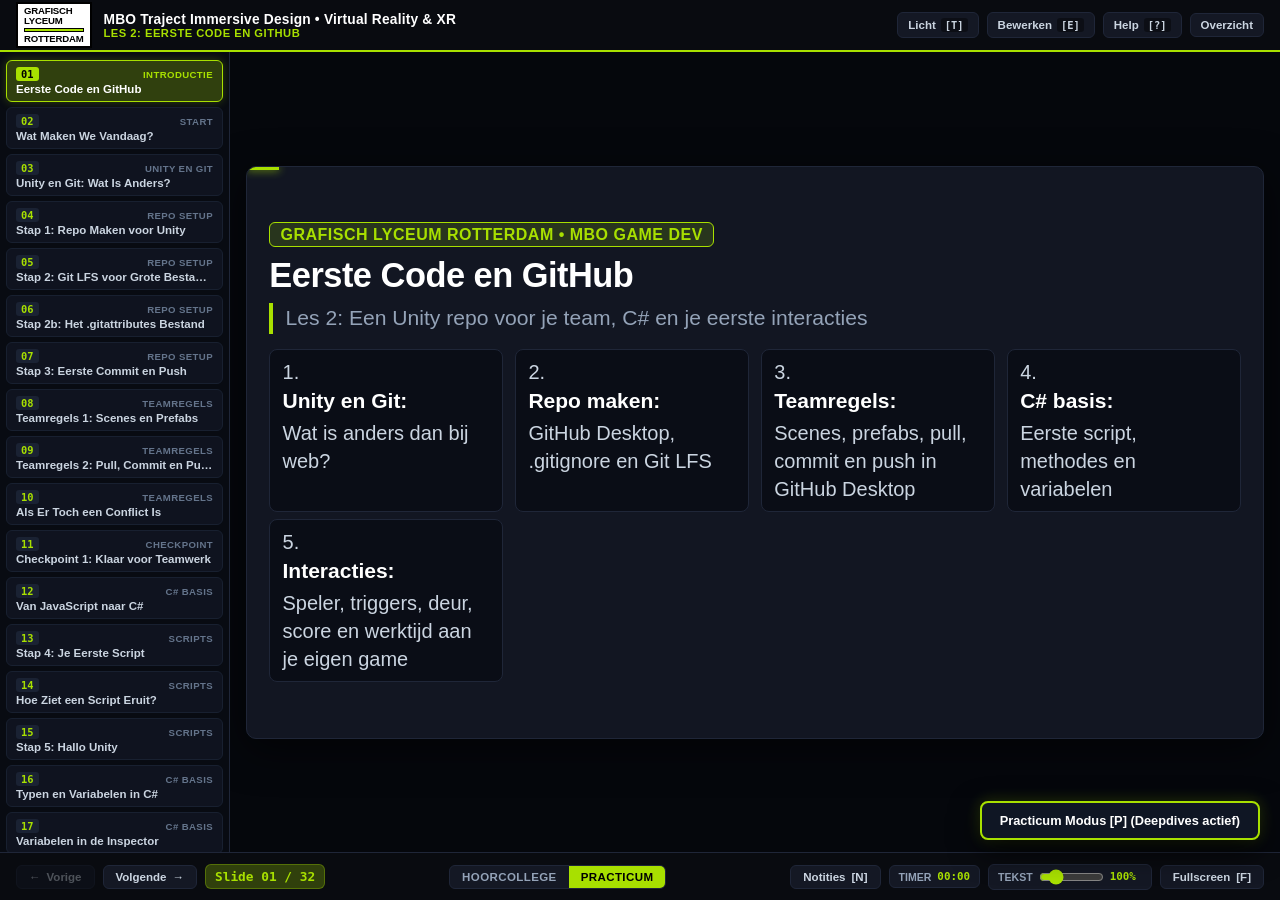
<file: immersive-design/presentation_les2.html>
<!DOCTYPE html>
<html lang="nl">
<head>
    <meta charset="UTF-8">
    <meta name="viewport" content="width=device-width, initial-scale=1.0">
    <title>Les 2: Eerste Code en GitHub • Grafisch Lyceum Rotterdam</title>
    <link rel="stylesheet" href="../scripts/hr_slide_deck.css">
</head>
<body data-theme="glr">
    <!-- Core SlideDeck Library -->
    <script src="../scripts/hr_slide_deck.js"></script>
    <script>
        const slides = [
  {
    "isHero": true,
    "title": "Eerste Code en GitHub",
    "subtitle": "Les 2: Een Unity repo voor je team, C# en je eerste interacties",
    "topics": [
      "1. <strong>Unity en Git:</strong> Wat is anders dan bij web?",
      "2. <strong>Repo maken:</strong> GitHub Desktop, .gitignore en Git LFS",
      "3. <strong>Teamregels:</strong> Scenes, prefabs, pull, commit en push in GitHub Desktop",
      "4. <strong>C# basis:</strong> Eerste script, methodes en variabelen",
      "5. <strong>Interacties:</strong> Speler, triggers, deur, score en werktijd aan je eigen game"
    ],
    "notes": "Studenten kennen Git al. Vandaag gaat het om Unity in een team: de juiste repo-setup en strenge regels, zodat jullie elkaars werk niet kapot maken. Daarna de eerste code."
  },
  {
    "category": "Start",
    "title": "Wat Maken We Vandaag?",
    "contentHtml": "<div class=\"content-col\"><div class=\"info-card\"><div class=\"info-card-title\">Drie Resultaten</div><div class=\"info-card-text\"><ul><li>Een Unity repo met teamregels</li><li>Je eerste C# script</li><li>Eerste interacties in je eigen game</li></ul></div></div></div><div class=\"content-col\"><div class=\"info-card cyan\"><div class=\"info-card-title\">Zo Loopt De Les</div><div class=\"info-card-text\"><ul><li><strong>Eerst:</strong> repo en regels</li><li><strong>Dan:</strong> C# basis</li><li><strong>Laatst:</strong> werktijd aan je eigen game</li></ul></div></div></div>",
    "notes": "Loop de volgorde door. Teams van twee tot vier studenten werken in een Unity project. Teams die al een project van les 1 hebben, kiezen er één om mee te werken.",
    "deepdive": {
      "analogy": "Eerst spreek je de spelregels af, daarna pas begin je met spelen.",
      "whatIsWhat": "<strong>Repo:</strong> gedeelde projectmap op GitHub.<br><strong>Prefab:</strong> een herbruikbaar object als bestand.<br><strong>Branch:</strong> eigen werklijn naast main.",
      "trap": "Meteen gaan bouwen zonder afspraken.",
      "rule": "Eerst regels, dan bouwen."
    }
  },
  {
    "category": "Unity en Git",
    "title": "Unity en Git: Wat Is Anders?",
    "contentHtml": "<div class=\"content-col\"><div class=\"info-card red\"><div class=\"info-card-title\">Scenes Zijn Tekst</div><div class=\"info-card-text\">Scenes en prefabs zijn YAML-bestanden. Twee mensen die dezelfde scene aanpassen krijgen bijna altijd een conflict.</div></div></div><div class=\"content-col\"><div class=\"info-card purple\"><div class=\"info-card-title\">Elk Bestand Een .meta</div><div class=\"info-card-text\">Unity maakt naast elk asset een <strong>.meta</strong> bestand. Mist die, dan breken verwijzingen. Commit altijd asset en .meta samen. Nieuwe Unity-projecten hebben Visible Meta Files en Force Text al aan. Check het één keer: Edit > Project Settings > Version Control / Editor.</div></div></div><div class=\"content-col\"><div class=\"info-card cyan\"><div class=\"info-card-title\">Veel Is Overbodig</div><div class=\"info-card-text\">De map <strong>Library</strong> is enorm en hoort niet in Git. Grote bestanden (fbx, psd, wav) gaan via Git LFS.</div></div></div>",
    "notes": "Ze kennen commit, push en pull. Leg alleen uit waarom Unity extra setup nodig heeft. Een scene is geen leesbare code: een merge-conflict in YAML los je zelden handmatig goed op.",
    "deepdive": {
      "analogy": "Een scene is één lang tekstbestand voor het hele level. Twee mensen die het tegelijk bewerken is als twee mensen in dezelfde Word-regel typen.",
      "whatIsWhat": "<strong>YAML:</strong> tekstformaat waarin Unity scenes en prefabs opslaat.<br><strong>.meta:</strong> bevat de GUID, het vaste nummer waarmee Unity assets aan elkaar koppelt.<br><strong>Library:</strong> cache die Unity zelf opnieuw maakt.",
      "trap": "Denken dat Unity net zo mergt als gewone code.",
      "rule": "Voorkomen is beter dan conflicten oplossen."
    }
  },
  {
    "category": "Repo Setup",
    "title": "Stap 1: Repo Maken voor Unity",
    "images": [
      {
        "file": "04-github-nieuwe-repo.png",
        "want": "github.com New repository: naam ingevuld, Add README aan, Add .gitignore op Unity"
      },
      {
        "file": "04-desktop-clone-repository.png",
        "want": "GitHub Desktop: File > Clone repository, repo gekozen, veld Local path ingevuld, knop Clone"
      }
    ],
    "contentHtml": "\n                        <div class=\"content-col text-stack\"><div class=\"content-col\"><div class=\"steps-card\"><div class=\"info-card-title\" spellcheck=\"false\">Op github.com</div><div class=\"step-item\"><div class=\"step-num\">1</div><div spellcheck=\"false\">Eén teamlid klikt <strong>New repository</strong>. Kies <strong>Add README</strong> en <strong>Add .gitignore: Unity</strong>.</div></div><div class=\"step-item\"><div class=\"step-num\">2</div><div spellcheck=\"false\">Geef de anderen schrijfrechten: <strong>Settings &gt; Collaborators</strong>.</div></div></div></div><div class=\"content-col\"><div class=\"steps-card\"><div class=\"info-card-title\" spellcheck=\"false\">In GitHub Desktop</div><div class=\"step-item\"><div class=\"step-num\">1</div><div spellcheck=\"false\"><strong>File &gt; Clone repository</strong>, kies de repo. Bij <strong>Local path</strong> kies je je projectmap. Klik <strong>Clone</strong>.</div></div><div class=\"step-item\"><div class=\"step-num\">2</div><div spellcheck=\"false\">Zet het Unity project in die map: <strong>Assets</strong>, <strong>Packages</strong> en <strong>ProjectSettings</strong> direct in de root.</div></div><div class=\"step-item\"><div class=\"step-num\">3</div><div spellcheck=\"false\">Unity Hub: <strong>Add &gt; Add project from disk</strong>, kies de map.</div></div></div></div></div><div class=\"content-col media-col\"><figure class=\"media-fig\" data-img=\"img/les2/04-github-nieuwe-repo.png\"><img src=\"img/les2/04-github-nieuwe-repo.png\"><div class=\"media-ph-icon\"><svg viewBox=\"0 0 24 24\" fill=\"none\" stroke=\"currentColor\" stroke-width=\"1.6\"><path d=\"M4 8h3l1.5-2h7L17 8h3v11H4z\"></path><circle cx=\"12\" cy=\"13\" r=\"3.5\"></circle></svg></div><div class=\"media-ph-text\">github.com New repository: naam ingevuld, Add README aan, Add .gitignore op Unity</div><code class=\"media-ph-file\" spellcheck=\"false\">img/les2/04-github-nieuwe-repo.png</code></figure><figure class=\"media-fig\" data-img=\"img/les2/04-desktop-clone-repository.png\"><img src=\"img/les2/04-desktop-clone-repository.png\"><div class=\"media-ph-icon\"><svg viewBox=\"0 0 24 24\" fill=\"none\" stroke=\"currentColor\" stroke-width=\"1.6\"><path d=\"M4 8h3l1.5-2h7L17 8h3v11H4z\"></path><circle cx=\"12\" cy=\"13\" r=\"3.5\"></circle></svg></div><div class=\"media-ph-text\">GitHub Desktop: File &gt; Clone repository, repo gekozen, veld Local path ingevuld, knop Clone</div><code class=\"media-ph-file\" spellcheck=\"false\">img/les2/04-desktop-clone-repository.png</code></figure></div>\n                    ",
    "notes": "Eerst op github.com de repo maken, dan File > Clone repository in GitHub Desktop. Nieuw project: kopieer de mappen Assets, Packages en ProjectSettings in de gekloonde map, zodat Unity.gitignore ze goed behandelt. Controleer dat Assets direct in de repo-map staat en niet in een submap. Daarna openen via Unity Hub > Add > Add project from disk.",
    "deepdive": {
      "analogy": "De repo is de gedeelde werkplaats. Het .gitignore is de lijst met dingen die niet mee de deur uit gaan.",
      "whatIsWhat": "<strong>Unity.gitignore:</strong> negeert Library, Temp, Logs, Obj, Build en UserSettings.<br><strong>Root:</strong> Assets moet direct in de repo-map staan.",
      "trap": "Het Unity project in een submap zetten, of committen voordat de Unity-.gitignore er staat.",
      "rule": "Eerst .gitignore, dan pas de eerste commit."
    }
  },
  {
    "category": "Repo Setup",
    "title": "Stap 2: Git LFS voor Grote Bestanden",
    "contentHtml": "<div class=\"content-col\"><div class=\"info-card cyan\"><div class=\"info-card-title\">Wat is Git LFS?</div><div class=\"info-card-text\">Git bewaart elke versie van elk bestand. Grote bestanden (.fbx, .psd, .wav) maken je repo enorm. Met Git LFS staat in je repo alleen een klein verwijsbestand. Het echte bestand staat op aparte opslag bij GitHub.</div></div></div><div class=\"content-col\"><div class=\"info-card purple\"><div class=\"info-card-title\">Waarom doen we dit?</div><div class=\"info-card-text\"><ul><li><strong>Snel:</strong> je repo blijft klein bij clone en pull.</li><li><strong>Limiet:</strong> GitHub weigert bestanden boven 100 MiB.</li><li><strong>Geen merge:</strong> bij een conflict kies je één versie.</li></ul></div></div></div><div class=\"content-col\"><div class=\"info-card red\"><div class=\"info-card-title\">Let Op</div><div class=\"info-card-text\"><ul><li>Zonder Git LFS krijgt een teamlid alleen verwijsbestandjes: kapotte modellen en geluid in Unity</li><li>GitHub Desktop vraagt bij het clonen soms om Git LFS te initialiseren: bevestig dit</li></ul></div></div></div>",
    "notes": "LFS alleen voor grote binaire bestanden. Scenes en prefabs niet via LFS: dan kan Git ze niet meer samenvoegen. Wat al zonder LFS gecommit is, wordt niet achteraf omgezet. Daarom nu instellen, voor de eerste commit van assets. In GitHub Desktop is er geen scherm om LFS-regels toe te voegen: dat gaat via het bestand .gitattributes (volgende slide). Volgens de GitHub-docs vraagt Desktop bij het clonen van een repo met LFS om Git LFS te initialiseren. Verschijnt dat niet of krijgen studenten verwijsbestandjes, installeer dan Git LFS via git-lfs.com en clone opnieuw.",
    "deepdive": {
      "analogy": "LFS is een pakhuis voor zware pakketten. In Git ligt alleen het bonnetje.",
      "whatIsWhat": "<strong>Git LFS:</strong> bewaart grote bestanden buiten de gewone Git-geschiedenis.<br><strong>.gitattributes:</strong> bestand met de regels welke bestanden naar LFS gaan.<br><strong>Limieten:</strong> GitHub waarschuwt vanaf 50 MiB en blokkeert boven 100 MiB.<br><strong>Gratis LFS:</strong> GitHub Free geeft 10 GiB opslag en 10 GiB bandwidth.",
      "trap": "LFS pas aanzetten nadat grote bestanden al zijn gecommit.",
      "rule": "Eerst .gitattributes committen, dan de grote bestanden."
    }
  },
  {
    "category": "Repo Setup",
    "title": "Stap 2b: Het .gitattributes Bestand",
    "contentHtml": "<div class=\"content-col\"><div class=\"steps-card\"><div class=\"info-card-title\">Eén Keer Toevoegen</div><div class=\"step-item\"><div class=\"step-num\">1</div><div>Eén teamlid zet <strong>.gitattributes</strong> in de root van de repo, naast <strong>Assets</strong>. Inhoud staat hiernaast.</div></div><div class=\"step-item\"><div class=\"step-num\">2</div><div>GitHub Desktop: tab <strong>Changes</strong>, vul <strong>Summary</strong> in, klik <strong>Commit to main</strong>, dan <strong>Push origin</strong>.</div></div><div class=\"step-item\"><div class=\"step-num\">3</div><div>De anderen klikken <strong>Fetch origin</strong> en <strong>Pull origin</strong>. Dit gebeurt voor de eerste assets.</div></div></div></div><div class=\"content-col\"><div class=\"code-container\"><div class=\"code-header\"><span>.gitattributes</span><button class=\"code-copy-btn\" onclick=\"copyCode(this)\">Kopieer</button></div><pre>*.fbx filter=lfs diff=lfs merge=lfs -text\n*.psd filter=lfs diff=lfs merge=lfs -text\n*.wav filter=lfs diff=lfs merge=lfs -text\n*.mp3 filter=lfs diff=lfs merge=lfs -text\n*.tga filter=lfs diff=lfs merge=lfs -text\n*.exr filter=lfs diff=lfs merge=lfs -text\n*.unitypackage filter=lfs diff=lfs merge=lfs -text\n<span class=\"comm\"># png: alleen grote bestanden, voeg dan zelf een regel toe</span></pre></div></div>",
    "notes": "Geen terminal nodig: het bestand .gitattributes bevat de LFS-regels. Een teamlid maakt het in een teksteditor, slaat het op in de root van de repo en commit het eerst. Of de docent geeft een starter-repo waar het al in staat. Daarna krijgt iedereen het via Pull origin. Kleine png's hoeven niet via LFS; heel grote png's of psd's wel. Nooit .unity, .prefab of .asset.",
    "deepdive": {
      "analogy": "Het bestand .gitattributes is het bordje bij het pakhuis: deze soorten bestanden gaan naar binnen.",
      "whatIsWhat": "<strong>.gitattributes:</strong> tekstbestand met regels welke bestandstypen via Git LFS gaan.<br><strong>filter=lfs:</strong> zegt dat dit type via LFS wordt bewaard.<br><strong>Pull origin:</strong> haalt het bestand bij je teamgenoten binnen.",
      "trap": "Het bestand pas toevoegen nadat grote bestanden al zijn gecommit.",
      "rule": "Eerst .gitattributes committen, dan de grote bestanden."
    }
  },
  {
    "category": "Repo Setup",
    "title": "Stap 3: Eerste Commit en Push",
    "images": [
      {
        "file": "07-repo-zonder-library.png",
        "want": "github.com repo-bestandenlijst met Assets, Packages, ProjectSettings en .gitignore, zonder Library"
      }
    ],
    "contentHtml": "\n                        <div class=\"content-col text-stack\"><div class=\"content-col\"><div class=\"steps-card\"><div class=\"info-card-title\" spellcheck=\"false\">Commit en Push</div><div class=\"step-item\"><div class=\"step-num\">1</div><div spellcheck=\"false\">Tab <strong>Changes</strong>: alle bestanden aangevinkt. Vul bij <strong>Summary</strong> een bericht in, bijvoorbeeld Add Unity project setup.</div></div><div class=\"step-item\"><div class=\"step-num\">2</div><div spellcheck=\"false\">Klik <strong>Commit to main</strong>, daarna <strong>Push origin</strong>.</div></div></div></div><div class=\"content-col\"><div class=\"steps-card\"><div class=\"info-card-title\" spellcheck=\"false\">Controleer en Deel</div><div class=\"step-item\"><div class=\"step-num\">1</div><div spellcheck=\"false\">Kijk op github.com: <strong>Library</strong> staat er niet, de <strong>.meta</strong> bestanden wel.</div></div><div class=\"step-item\"><div class=\"step-num\">2</div><div spellcheck=\"false\">Elk teamlid kloont de repo (<strong>File &gt; Clone repository</strong>) of klikt <strong>Fetch origin</strong> en <strong>Pull origin</strong>.</div></div><div class=\"step-item\"><div class=\"step-num\">3</div><div spellcheck=\"false\">Open de map in Unity Hub. Er mogen geen fouten komen.</div></div></div></div></div><div class=\"content-col media-col\"><figure class=\"media-fig\" data-img=\"img/les2/07-repo-zonder-library.png\"><img src=\"img/les2/07-repo-zonder-library.png\"><div class=\"media-ph-icon\"><svg viewBox=\"0 0 24 24\" fill=\"none\" stroke=\"currentColor\" stroke-width=\"1.6\"><path d=\"M4 8h3l1.5-2h7L17 8h3v11H4z\"></path><circle cx=\"12\" cy=\"13\" r=\"3.5\"></circle></svg></div><div class=\"media-ph-text\">github.com repo-bestandenlijst met Assets, Packages, ProjectSettings en .gitignore, zonder Library</div><code class=\"media-ph-file\" spellcheck=\"false\">img/les2/07-repo-zonder-library.png</code></figure></div>\n                    ",
    "notes": "De eerste push gaat rechtstreeks naar main, daarna alleen nog via branches. Controleer samen op het scherm van één team of Library echt ontbreekt.",
    "deepdive": {
      "analogy": "De eerste commit is de startfoto van het project. Alles wat erna komt, bouwt hierop.",
      "whatIsWhat": "<strong>Commit:</strong> legt de aangevinkte bestanden vast, .gitignore houdt de rest buiten beeld.<br><strong>Push origin:</strong> stuurt je commit naar GitHub.",
      "trap": "Teamgenoten openen het project zonder eerst te pullen.",
      "rule": "Pas verder als iedereen het project kan openen."
    }
  },
  {
    "category": "Teamregels",
    "title": "Teamregels 1: Scenes en Prefabs",
    "contentHtml": "<div class=\"content-col\"><div class=\"steps-card\"><div class=\"info-card-title\">Vier Vaste Regels</div><div class=\"step-item\"><div class=\"step-num\">1</div><div><strong>Nooit</strong> twee mensen tegelijk in dezelfde scene.</div></div><div class=\"step-item\"><div class=\"step-num\">2</div><div>Alles wat je bouwt is een <strong>Prefab</strong>.</div></div><div class=\"step-item\"><div class=\"step-num\">3</div><div>Eén persoon per prefab tegelijk. Spreek af wie wat doet.</div></div><div class=\"step-item\"><div class=\"step-num\">4</div><div>Asset en <strong>.meta</strong> altijd samen committen.</div></div></div></div><div class=\"content-col\"><div class=\"info-card purple\"><div class=\"info-card-title\">De Scene</div><div class=\"info-card-text\">Een scene als <strong>Main_Level</strong> bevat alleen vaste geometrie en lege spawn points. Dingen die jij bouwt zitten in een prefab.</div></div></div>",
    "notes": "Dit zijn de belangrijkste regels. Elk teamlid bouwt een eigen prefab en zet die los op een branch. Alleen één persoon past de scene aan, bijvoorbeeld om een prefab op een spawn point te plaatsen. Hou de afspraken zichtbaar, bijvoorbeeld in de README.",
    "deepdive": {
      "analogy": "De scene is het toneel, prefabs zijn de acteurs. Acteurs repeteren los, het toneel is er maar één.",
      "whatIsWhat": "<strong>Prefab:</strong> eigen bestand, dus geen conflict met andermans werk.<br><strong>Spawn point:</strong> lege plek in de scene waar een prefab komt.",
      "trap": "Snel even iets in de scene zetten terwijl een ander die ook open heeft.",
      "rule": "Eén scene, één eigenaar tegelijk."
    }
  },
  {
    "category": "Teamregels",
    "title": "Teamregels 2: Pull, Commit en Push",
    "contentHtml": "\n                        <div class=\"content-col text-stack\"><div class=\"content-col\"><div class=\"steps-card\"><div class=\"info-card-title\" spellcheck=\"false\">Vier Vaste Regels</div><div class=\"step-item\"><div class=\"step-num\">1</div><div spellcheck=\"false\"><strong>Pull origin</strong> voor je begint.</div></div><div class=\"step-item\"><div class=\"step-num\">2</div><div spellcheck=\"false\">Kleine commits, vaak, met duidelijke berichten.</div></div><div class=\"step-item\"><div class=\"step-num\">3</div><div spellcheck=\"false\">Eigen branch: <strong>feature/naam-onderwerp</strong>. Nooit direct op <strong>main</strong>. Merge via Pull Request met review.</div></div><div class=\"step-item\"><div class=\"step-num\">4</div><div spellcheck=\"false\">Push alleen als het project werkt: geen rode errors in de <strong>Console</strong>.</div></div></div></div><div class=\"content-col\"><div class=\"steps-card\"><div class=\"info-card-title\" spellcheck=\"false\">In GitHub Desktop</div><div class=\"step-item\"><div class=\"step-num\">1</div><div spellcheck=\"false\"><strong>Current Branch &gt; New Branch</strong>: feature/sam-deur.</div></div><div class=\"step-item\"><div class=\"step-num\">2</div><div spellcheck=\"false\">Tab <strong>Changes</strong>, <strong>Summary</strong> invullen, <strong>Commit to feature/sam-deur</strong>.</div></div><div class=\"step-item\"><div class=\"step-num\">3</div><div spellcheck=\"false\"><strong>Publish branch</strong>, daarna <strong>Create Pull Request</strong> (opent github.com).</div></div></div></div></div><div class=\"content-col media-col\"><figure class=\"media-fig\" data-img=\"img/les2/09-desktop-new-branch.png\"><img src=\"img/les2/09-desktop-new-branch.png\"><div class=\"media-ph-icon\"><svg viewBox=\"0 0 24 24\" fill=\"none\" stroke=\"currentColor\" stroke-width=\"1.6\"><path d=\"M4 8h3l1.5-2h7L17 8h3v11H4z\"></path><circle cx=\"12\" cy=\"13\" r=\"3.5\"></circle></svg></div><div class=\"media-ph-text\">GitHub Desktop: Current Branch uitgeklapt met knop New Branch, venster Create a Branch met naam feature/sam-deur</div><code class=\"media-ph-file\" spellcheck=\"false\">img/les2/09-desktop-new-branch.png</code></figure></div>\n                    ",
    "notes": "Ze kennen branches en PR's. Nadruk op: werkt het project voor je pusht? Een teamgenoot die pullt en rode errors krijgt, kan niet meer werken. Een review is ook een controle op scene- en meta-wijzigingen.",
    "deepdive": {
      "analogy": "Je lost niet op een kapotte brug af: je test eerst of de brug het houdt voordat anderen erover lopen.",
      "whatIsWhat": "<strong>feature/...:</strong> naamafspraak voor een branch per onderwerp.<br><strong>Pull Request:</strong> verzoek om je branch in main te voegen, met review.",
      "trap": "Dagen werken zonder pull en dan één enorme push.",
      "rule": "Pull, werk, test, commit, push. Klein en vaak."
    },
    "images": [
      {
        "file": "09-desktop-new-branch.png",
        "want": "GitHub Desktop: Current Branch uitgeklapt met knop New Branch, venster Create a Branch met naam feature/sam-deur"
      }
    ]
  },
  {
    "category": "Teamregels",
    "title": "Als Er Toch een Conflict Is",
    "contentHtml": "\n                        <div class=\"content-col text-stack\"><div class=\"content-col\"><div class=\"steps-card\"><div class=\"info-card-title\" spellcheck=\"false\">Bij een Scene of Prefab Conflict</div><div class=\"step-item\"><div class=\"step-num\">1</div><div spellcheck=\"false\"><strong>Stop.</strong> Los het niet blind op.</div></div><div class=\"step-item\"><div class=\"step-num\">2</div><div spellcheck=\"false\">GitHub Desktop toont de bestanden met een conflict. Kies per bestand één versie: de jouwe of die van je teamgenoot.</div></div><div class=\"step-item\"><div class=\"step-num\">3</div><div spellcheck=\"false\">Open Unity en doe jouw wijziging opnieuw. Vertel het team.</div></div></div></div><div class=\"content-col\"><div class=\"info-card red\"><div class=\"info-card-title\" spellcheck=\"false\">Let Op</div><div class=\"info-card-text\" spellcheck=\"false\"><ul><li spellcheck=\"false\">Laat nooit conflictmarkeringen (<code spellcheck=\"false\">&lt;&lt;&lt;&lt;&lt;&lt;&lt;</code>) in het bestand staan</li><li spellcheck=\"false\">Voorkomen is beter dan oplossen</li></ul></div></div></div></div><div class=\"content-col media-col\"><figure class=\"media-fig\" data-img=\"img/les2/10-desktop-conflict.png\"><img src=\"img/les2/10-desktop-conflict.png\"><div class=\"media-ph-icon\"><svg viewBox=\"0 0 24 24\" fill=\"none\" stroke=\"currentColor\" stroke-width=\"1.6\"><path d=\"M4 8h3l1.5-2h7L17 8h3v11H4z\"></path><circle cx=\"12\" cy=\"13\" r=\"3.5\"></circle></svg></div><div class=\"media-ph-text\">GitHub Desktop: conflictvenster met de lijst bestanden met een conflict en de keuze per bestand</div><code class=\"media-ph-file\" spellcheck=\"false\">img/les2/10-desktop-conflict.png</code></figure></div>\n                    ",
    "notes": "Doel: geen paniek en geen handmatig knippen in YAML. Kies in GitHub Desktop één versie per bestand (of open het in je editor), bouw de eigen wijziging opnieuw in Unity. Laat een voorbeeld zien: twee mensen passen dezelfde prefab aan en de tweede krijgt het conflict bij Pull origin.",
    "deepdive": {
      "analogy": "Twee mensen tekenen op hetzelfde blad. Je kiest één blad en tekent jouw stuk opnieuw.",
      "whatIsWhat": "<strong>Eén versie kiezen:</strong> per bestand de eigen of de andere versie nemen, niet knippen in YAML.<br><strong>Smart Merge (UnityYAMLMerge):</strong> Unity-tool die scenes en prefabs slimmer kan samenvoegen. Kan helpen, zie docs.unity.com.<br><strong>Bestand reserveren:</strong> met Git LFS locking kan dat. Spreek liever af wie wat bewerkt.",
      "trap": "Alle markeringen weghalen zonder te kijken en Unity laten openen.",
      "rule": "Eén versie kiezen, jouw wijziging opnieuw doen."
    },
    "images": [
      {
        "file": "10-desktop-conflict.png",
        "want": "GitHub Desktop: conflictvenster met de lijst bestanden met een conflict en de keuze per bestand"
      }
    ]
  },
  {
    "category": "Checkpoint",
    "title": "Checkpoint 1: Klaar voor Teamwerk",
    "contentHtml": "<div class=\"content-col\"><div class=\"info-card amber\"><div class=\"info-card-title\">Checkpoint 1: Zie Je Dit?</div><div class=\"info-card-text\">Dan klaar.<ul><li>De repo staat op GitHub, <strong>Library</strong> niet, <strong>.meta</strong> wel</li><li>Een teamgenoot kan de repo klonen en het project openen zonder fouten</li><li>Jullie weten wie welke prefab en branch heeft</li></ul></div></div></div><div class=\"content-col\"><div class=\"info-card red\"><div class=\"info-card-title\">Lukt Het Niet?</div><div class=\"info-card-text\"><ul><li><strong>Library staat erin:</strong> controleer of .gitignore de Unity-versie is. Staat Library al in een commit, vraag docent of teamgenoot, of begin opnieuw met een nieuwe repo</li><li><strong>Roze materialen of missing scripts:</strong> .meta niet gecommit. Vink ze aan in Changes, commit en push</li></ul></div></div></div>",
    "notes": "Loop langs elk team. Laat een teamgenoot echt clonen en openen, niet alleen zeggen dat het kan. Library al in de repo: er is geen knop in GitHub Desktop om dit achteraf te herstellen. Help het team een nieuwe repo te starten met de Unity-.gitignore. Pas daarna door naar C#.",
    "deepdive": {
      "analogy": "Eerst controleren dat iedereen dezelfde werkplaats heeft, dan pas gaan bouwen.",
      "whatIsWhat": "<strong>.gitignore:</strong> lijst met bestanden die Git negeert. Staat Library al in de repo, dan helpt een .gitignore achteraf niet meer.<br><strong>Missing script:</strong> Unity vindt het .meta bestand niet en kan het script niet koppelen.",
      "trap": "Zeggen dat het werkt zonder dat een ander het heeft geprobeerd.",
      "rule": "Het werkt pas als een ander het kan klonen en openen."
    }
  },
  {
    "category": "C# Basis",
    "title": "Van JavaScript naar C#",
    "contentHtml": "<div class=\"content-col\"><div class=\"code-container\"><div class=\"code-header\"><span>JavaScript</span><button class=\"code-copy-btn\" onclick=\"copyCode(this)\">Kopieer</button></div><pre><span class=\"kw\">let</span> snelheid = 90;\n<span class=\"kw\">function</span> <span class=\"fn\">draai</span>() { }\nconsole.<span class=\"fn\">log</span>(<span class=\"str\">\"hoi\"</span>);</pre></div></div><div class=\"content-col\"><div class=\"code-container\"><div class=\"code-header\"><span>C#</span><button class=\"code-copy-btn\" onclick=\"copyCode(this)\">Kopieer</button></div><pre><span class=\"kw\">float</span> snelheid = 90f;\n<span class=\"kw\">void</span> <span class=\"fn\">Draai</span>() { }\n<span class=\"type\">Debug</span>.<span class=\"fn\">Log</span>(<span class=\"str\">\"hoi\"</span>);</pre></div></div><div class=\"content-col\"><div class=\"info-card cyan\"><div class=\"info-card-title\">Wat Is Anders?</div><div class=\"info-card-text\"><ul><li>Je schrijft het <strong>type</strong> erbij</li><li><code>;</code> en <code>{ }</code> zijn verplicht</li><li><strong>Hoofdletters</strong> tellen: <code>Debug</code> is niet <code>debug</code></li><li><code>class Naam : MonoBehaviour</code></li></ul></div></div></div>",
    "notes": "Studenten kennen JavaScript. Dit is geen uitleg wat een variabele of functie is, alleen wat anders is in C#. Laat de twee blokken naast elkaar zien. Een class die MonoBehaviour uitbreidt kan als script op een object. Een kommagetal als float eindigt op f.",
    "deepdive": {
      "analogy": "JavaScript is een gesprek waarin je alles mag zeggen. C# is een formulier: elk vakje heeft een type en een puntkomma.",
      "whatIsWhat": "<strong>Type:</strong> wat voor waarde erin past (int, float, bool, string).<br><strong>void:</strong> de methode geeft niets terug.<br><strong>MonoBehaviour:</strong> basisklasse voor scripts op een GameObject.",
      "differences": "JS: let en function, types vrij. C#: type vooraf, methodes met returntype, case-sensitive net als JS maar strenger over typen.",
      "trap": "<code>float x = 1.5;</code> zonder f geeft een fout.",
      "rule": "Type, naam, waarde, puntkomma."
    }
  },
  {
    "category": "Scripts",
    "title": "Stap 4: Je Eerste Script",
    "images": [
      {
        "file": "13-script-in-project.png",
        "want": "Project-venster met map Assets/Scripts en daarin het script Draaier (MonoBehaviour Script)"
      }
    ],
    "contentHtml": "\n                        <div class=\"content-col text-stack\"><div class=\"content-col\"><div class=\"steps-card\"><div class=\"info-card-title\" spellcheck=\"false\">Script Maken</div><div class=\"step-item\"><div class=\"step-num\">1</div><div spellcheck=\"false\">Maak in je eigen prefab-map een map <strong>Scripts</strong>.</div></div><div class=\"step-item\"><div class=\"step-num\">2</div><div spellcheck=\"false\">Rechtsklik in <strong>Project</strong>: <strong>Create &gt; Scripting &gt; MonoBehaviour Script</strong>.</div></div><div class=\"step-item\"><div class=\"step-num\">3</div><div spellcheck=\"false\">Naam: <strong>Draaier</strong>. Let op de hoofdletter D.</div></div><div class=\"step-item\"><div class=\"step-num\">4</div><div spellcheck=\"false\">Sleep <strong>Draaier</strong> op een kubus in je prefab.</div></div><div class=\"step-item\"><div class=\"step-num\">5</div><div spellcheck=\"false\">Dubbelklik op het script. De code editor opent.</div></div></div></div><div class=\"content-col\"><div class=\"info-card amber\"><div class=\"info-card-title\" spellcheck=\"false\">Teamregel</div><div class=\"info-card-text\" spellcheck=\"false\">Werk in je <strong>eigen prefab</strong>. Open de gedeelde scene niet om te testen.</div></div></div></div><div class=\"content-col media-col\"><figure class=\"media-fig\" data-img=\"img/les2/13-script-in-project.png\"><img src=\"img/les2/13-script-in-project.png\"><div class=\"media-ph-icon\"><svg viewBox=\"0 0 24 24\" fill=\"none\" stroke=\"currentColor\" stroke-width=\"1.6\"><path d=\"M4 8h3l1.5-2h7L17 8h3v11H4z\"></path><circle cx=\"12\" cy=\"13\" r=\"3.5\"></circle></svg></div><div class=\"media-ph-text\">Project-venster met map Assets/Scripts en daarin het script Draaier (MonoBehaviour Script)</div><code class=\"media-ph-file\" spellcheck=\"false\">img/les2/13-script-in-project.png</code></figure></div>\n                    ",
    "notes": "Koppel aan de teamregels: prefab-first. Laat studenten een kubus in een eigen prefab maken (Prefab Mode: dubbelklik op de prefab). Het menu is in Unity 6 ook te vinden onder Assets > Create > Scripting; rechtsklik in Project werkt altijd. De klassenaam komt uit de bestandsnaam, dus meteen goed typen. Controleer in de Inspector dat Draaier als component op de kubus staat.",
    "deepdive": {
      "analogy": "De map Scripts is je gereedschapskast. Alle code komt daar, zodat je niets kwijtraakt.",
      "whatIsWhat": "<strong>MonoBehaviour:</strong> de basis waardoor een script op een GameObject kan.<br><strong>Prefab Mode:</strong> je prefab apart openen en bewerken.",
      "trap": "De bestandsnaam later aanpassen. Dan klopt de klassenaam niet meer.",
      "rule": "Een script krijgt meteen de goede naam, met hoofdletter."
    }
  },
  {
    "category": "Scripts",
    "title": "Hoe Ziet een Script Eruit?",
    "contentHtml": "<div class=\"content-col\"><div class=\"code-container\"><div class=\"code-header\"><span>Assets/Scripts/Draaier.cs</span><button class=\"code-copy-btn\" onclick=\"copyCode(this)\">Kopieer</button></div><pre><span class=\"kw\">using</span> <span class=\"type\">UnityEngine</span>;\n\n<span class=\"kw\">public</span> <span class=\"kw\">class</span> <span class=\"type\">Draaier</span> : <span class=\"type\">MonoBehaviour</span>\n{\n    <span class=\"kw\">void</span> <span class=\"type\">Start</span>() { }\n    <span class=\"kw\">void</span> <span class=\"type\">Update</span>() { }\n}</pre></div></div><div class=\"content-col\"><div class=\"info-card purple\"><div class=\"info-card-title\">Regel voor Regel</div><div class=\"info-card-text\"><ul><li><code>using UnityEngine;</code> haalt de code van Unity erbij. Zoals <code>import</code> in JS</li><li><code>public class Draaier : MonoBehaviour</code> is jouw script. De naam is gelijk aan de bestandsnaam</li><li><code>void</code> geeft niets terug. <code>{ }</code> omsluiten het blok</li></ul></div></div></div><div class=\"content-col\"><div class=\"info-card cyan\"><div class=\"info-card-title\">Start en Update</div><div class=\"info-card-text\"><ul><li><strong>Start:</strong> één keer, als het spel begint</li><li><strong>Update:</strong> elk frame, steeds opnieuw</li><li>Unity roept ze zelf aan</li></ul></div></div></div>",
    "notes": "Loop de code regel voor regel door op het scherm. using: welke bibliotheek je gebruikt, vergelijk met import. class: het script is een klasse; de naam moet gelijk zijn aan de bestandsnaam. : MonoBehaviour betekent dat het script op een GameObject kan. void betekent dat de methode niets teruggeeft. Accolades { } omsluiten een blok, net als in JavaScript. Start draait één keer, Update elk frame.",
    "deepdive": {
      "analogy": "Start is het opstarten van een machine. Update is het draaien van het wiel, de hele tijd.",
      "whatIsWhat": "<strong>using:</strong> zegt welke code-bibliotheek je gebruikt.<br><strong>class:</strong> de bouwtekening van je script.<br><strong>MonoBehaviour:</strong> maakt van de klasse een script voor een GameObject.<br><strong>Start / Update:</strong> namen die Unity herkent.",
      "trap": "Code die één keer moet gebeuren in Update zetten. Dan gebeurt het honderden keren.",
      "rule": "Eenmalig in Start, doorlopend in Update."
    }
  },
  {
    "category": "Scripts",
    "title": "Stap 5: Hallo Unity",
    "images": [
      {
        "file": "15-console-hallo-unity.png",
        "want": "Window > General > Console met de melding Hallo Unity en het Play-icoon actief"
      }
    ],
    "contentHtml": "\n                        <div class=\"content-col text-stack\"><div class=\"content-col\"><div class=\"code-container\"><div class=\"jb-header-tab\">\n                    <div style=\"display:flex; align-items:center; gap:6px;\">\n                        <span class=\"jb-csharp-icon\">C#</span>\n                        <span class=\"jb-filename\">Script.cs</span>\n                    </div>\n                    <button class=\"code-copy-btn\" onclick=\"SlideDeck.copyCode(this)\" title=\"Kopieer code\">Kopieer</button>\n                </div><div class=\"code-header\"><span spellcheck=\"false\">Draaier.cs: Start</span><button class=\"code-copy-btn\" onclick=\"copyCode(this)\">Kopieer</button></div><pre spellcheck=\"false\"><code spellcheck=\"false\"><span class=\"jb-keyword\">void</span> <span class=\"jb-method\">Start</span>()\n{\n    <span class=\"jb-type\">Debug</span>.<span class=\"jb-method\">Log</span>(\"<span class=\"jb-type\">Hallo</span> <span class=\"jb-type\">Unity</span>\");\n}</code></pre></div></div><div class=\"content-col\"><div class=\"steps-card\"><div class=\"info-card-title\" spellcheck=\"false\">Testen</div><div class=\"step-item\"><div class=\"step-num\">1</div><div spellcheck=\"false\">Typ de regel in <strong>Start</strong>. Sla op met <strong>Ctrl/Cmd + S</strong>.</div></div><div class=\"step-item\"><div class=\"step-num\">2</div><div spellcheck=\"false\">Ga terug naar Unity. Open je prefab-scene en klik <strong>Play</strong>.</div></div><div class=\"step-item\"><div class=\"step-num\">3</div><div spellcheck=\"false\">Open <strong>Window &gt; General &gt; Console</strong>.</div></div><div class=\"step-item\"><div class=\"step-num\">4</div><div spellcheck=\"false\">Zie je <strong>Hallo Unity</strong>? Dit is <code spellcheck=\"false\">console.log</code> in C#.</div></div></div></div></div><div class=\"content-col media-col\"><figure class=\"media-fig\" data-img=\"img/les2/15-console-hallo-unity.png\"><img src=\"img/les2/15-console-hallo-unity.png\"><div class=\"media-ph-icon\"><svg viewBox=\"0 0 24 24\" fill=\"none\" stroke=\"currentColor\" stroke-width=\"1.6\"><path d=\"M4 8h3l1.5-2h7L17 8h3v11H4z\"></path><circle cx=\"12\" cy=\"13\" r=\"3.5\"></circle></svg></div><div class=\"media-ph-text\">Window &gt; General &gt; Console met de melding Hallo Unity en het Play-icoon actief</div><code class=\"media-ph-file\" spellcheck=\"false\">img/les2/15-console-hallo-unity.png</code></figure></div>\n                    ",
    "notes": "Debug.Log is de C# versie van console.log. Let op de puntkomma en de hoofdletters D en L. Unity compileert automatisch na het opslaan; even wachten. Wie niets ziet: staat het script echt op de kubus, en staat de kubus in de scene die speelt? Een prefab op zich draait niet; zet hem in een eigen test-scene of gebruik Prefab Mode als je alleen wilt zien of de code compileert.",
    "deepdive": {
      "analogy": "Debug.Log is een briefje dat je code naar jou schrijft: ik ben hier geweest.",
      "whatIsWhat": "<strong>Console:</strong> het venster waar meldingen en fouten verschijnen.<br><strong>Debug.Log:</strong> schrijf een tekst naar de Console.<br><strong>Play:</strong> start je scene.",
      "differences": "JavaScript: console.log(). Unity: Debug.Log(). Zelfde doel.",
      "trap": "Vergeten op te slaan, of de puntkomma weglaten.",
      "rule": "Eerst opslaan, dan Play."
    }
  },
  {
    "category": "C# Basis",
    "title": "Typen en Variabelen in C#",
    "contentHtml": "<div class=\"content-col\"><div class=\"info-card\"><div class=\"info-card-title\">Drie Basis Typen</div><div class=\"info-card-text\"><ul><li><code>float</code>: kommagetal <code>1.5f</code></li><li><code>int</code>: heel getal <code>3</code></li><li><code>bool</code>: <code>true</code> of <code>false</code></li></ul></div></div></div><div class=\"content-col\"><div class=\"code-container\"><div class=\"code-header\"><span>Voorbeeld</span><button class=\"code-copy-btn\" onclick=\"copyCode(this)\">Kopieer</button></div><pre><span class=\"kw\">float</span> snelheid = 90f;\n<span class=\"kw\">int</span> levens = 3;\n<span class=\"kw\">bool</span> draaien = <span class=\"kw\">true</span>;\n<span class=\"kw\">string</span> naam = <span class=\"str\">\"Kubus\"</span>;\n<span class=\"type\">Vector3</span> plek = <span class=\"kw\">new</span> <span class=\"type\">Vector3</span>(0, 1, 0);</pre></div></div><div class=\"content-col\"><div class=\"info-card cyan\"><div class=\"info-card-title\">Nog Twee Typen</div><div class=\"info-card-text\"><ul><li><code>string</code>: tekst tussen aanhalingstekens</li><li><code>Vector3</code>: drie getallen x, y, z voor een plek of richting</li><li>Kommagetal? Zet <code>f</code> erachter: <code>90f</code></li></ul></div></div></div>",
    "notes": "Studenten kennen variabelen. Alleen het type is nieuw. float, int, bool en string kennen ze als idee uit JS. Vector3 is een Unity-type met drie getallen: een plek (x, y, z) of een richting. Het is een nieuw type, daarom new Vector3(...). De f achter een kommagetal is verplicht bij float. JS: let x = 5; C#: int x = 5;",
    "deepdive": {
      "analogy": "Een variabele is een doosje met een etiket. Het type bepaalt wat erin past.",
      "whatIsWhat": "<strong>float:</strong> getal met komma.<br><strong>int:</strong> heel getal.<br><strong>bool:</strong> aan of uit.<br><strong>string:</strong> tekst.<br><strong>Vector3:</strong> x, y en z samen.",
      "differences": "JavaScript kiest het type zelf (let, const). C# wil dat jij het type opschrijft.",
      "trap": "<code>float x = 1.5;</code> zonder f geeft een fout.",
      "rule": "Type, naam, waarde, puntkomma."
    }
  },
  {
    "category": "C# Basis",
    "title": "Variabelen in de Inspector",
    "images": [
      {
        "file": "17-inspector-snelheid.png",
        "want": "Inspector van de kubus met het component Draaier (Script) en het veld Snelheid met waarde 90"
      }
    ],
    "contentHtml": "\n                        <div class=\"content-col text-stack\"><div class=\"content-col\"><div class=\"code-container\"><div class=\"jb-header-tab\">\n                    <div style=\"display:flex; align-items:center; gap:6px;\">\n                        <span class=\"jb-csharp-icon\">C#</span>\n                        <span class=\"jb-filename\">Draaier.cs</span>\n                    </div>\n                    <button class=\"code-copy-btn\" onclick=\"SlideDeck.copyCode(this)\" title=\"Kopieer code\">Kopieer</button>\n                </div><div class=\"code-header\"><span spellcheck=\"false\">Draaier.cs</span><button class=\"code-copy-btn\" onclick=\"copyCode(this)\">Kopieer</button></div><pre spellcheck=\"false\"><code spellcheck=\"false\"><span class=\"jb-keyword\">public</span> <span class=\"jb-keyword\">class</span> <span class=\"jb-type\">Draaier</span> : <span class=\"jb-type\">MonoBehaviour</span>\n{\n    <span class=\"jb-keyword\">public</span> <span class=\"jb-keyword\">float</span> <span class=\"jb-plain\">snelheid</span> = <span class=\"jb-number\">90f</span>;\n\n    <span class=\"jb-attr\">[SerializeField]</span> <span class=\"jb-keyword\">private</span> <span class=\"jb-keyword\">float</span> <span class=\"jb-plain\">hoogte</span> = <span class=\"jb-number\">1f</span>;\n\n    <span class=\"jb-keyword\">void</span> <span class=\"jb-method\">Start</span>() { }\n    <span class=\"jb-keyword\">void</span> <span class=\"jb-method\">Update</span>() { }\n}</code></pre></div></div><div class=\"content-col\"><div class=\"info-card purple\"><div class=\"info-card-title\" spellcheck=\"false\">Twee Manieren</div><div class=\"info-card-text\" spellcheck=\"false\"><ul><li spellcheck=\"false\"><code spellcheck=\"false\">public</code>: zichtbaar in de <strong>Inspector</strong> en voor andere scripts</li><li spellcheck=\"false\"><code spellcheck=\"false\">[SerializeField] private</code>: zichtbaar in de Inspector, alleen voor dit script</li><li spellcheck=\"false\"><code spellcheck=\"false\">snelheid</code> wordt <strong>Snelheid</strong>. Pas de waarde aan tijdens <strong>Play</strong></li></ul></div></div></div></div><div class=\"content-col media-col\"><figure class=\"media-fig\" data-img=\"img/les2/17-inspector-snelheid.png\"><img src=\"img/les2/17-inspector-snelheid.png\"><div class=\"media-ph-icon\"><svg viewBox=\"0 0 24 24\" fill=\"none\" stroke=\"currentColor\" stroke-width=\"1.6\"><path d=\"M4 8h3l1.5-2h7L17 8h3v11H4z\"></path><circle cx=\"12\" cy=\"13\" r=\"3.5\"></circle></svg></div><div class=\"media-ph-text\">Inspector van de kubus met het component Draaier (Script) en het veld Snelheid met waarde 90</div><code class=\"media-ph-file\" spellcheck=\"false\">img/les2/17-inspector-snelheid.png</code></figure></div>\n                    ",
    "notes": "Sla op en ga terug naar Unity: in de Inspector staan nu Snelheid en Hoogte bij Draaier. Unity maakt van de variabelenaam een nette titel met hoofdletter. public mag ook door andere scripts gebruikt worden. [SerializeField] private zet hem in de Inspector, maar andere scripts kunnen er niet bij. Voor deze les is public prima. Wijzigingen tijdens Play gaan weg na Stop; dat is normaal.",
    "deepdive": {
      "analogy": "Een public variabele is een draaiknop aan de buitenkant van het apparaat.",
      "whatIsWhat": "<strong>public:</strong> zichtbaar buiten het script, ook in de Inspector.<br><strong>[SerializeField] private:</strong> alleen in de Inspector, niet voor andere scripts.<br><strong>Tip:</strong> [Range(0, 360)] geeft een schuifbalk. [Header(\"Beweging\")] zet een kopje boven je velden.<br><strong>Inspector:</strong> venster met alle instellingen van het object.",
      "trap": "Waarde veranderen tijdens Play en verwachten dat die blijft na Stop.",
      "rule": "Wil je het in de Inspector, zet er public of [SerializeField] voor."
    }
  },
  {
    "category": "Beweging",
    "title": "Stap 6: Object Laten Draaien",
    "contentHtml": "<div class=\"content-col\"><div class=\"code-container\"><div class=\"code-header\"><span>Draaier.cs: Update</span><button class=\"code-copy-btn\" onclick=\"copyCode(this)\">Kopieer</button></div><pre><span class=\"kw\">void</span> <span class=\"fn\">Update</span>()\n{\n    transform.<span class=\"fn\">Rotate</span>(0, snelheid * <span class=\"type\">Time</span>.deltaTime, 0);\n}</pre></div><div class=\"info-card cyan\"><div class=\"info-card-title\">Time.deltaTime</div><div class=\"info-card-text\">De tijd tussen twee frames. Zo draait het object overal even snel.</div></div></div><div class=\"content-col\"><div class=\"code-container\"><div class=\"code-header\"><span>Met een vinkje</span><button class=\"code-copy-btn\" onclick=\"copyCode(this)\">Kopieer</button></div><pre><span class=\"kw\">public bool</span> draaien = <span class=\"kw\">true</span>;\n\n<span class=\"kw\">void</span> <span class=\"fn\">Update</span>()\n{\n    <span class=\"kw\">if</span> (draaien)\n    {\n        transform.<span class=\"fn\">Rotate</span>(0, snelheid * <span class=\"type\">Time</span>.deltaTime, 0);\n    }\n}</pre></div><div class=\"info-card purple\"><div class=\"info-card-title\">Draaien Wordt een Vinkje</div><div class=\"info-card-text\">Een <code>bool</code> is een vinkje in de Inspector. Zet het uit tijdens Play.</div></div></div>",
    "notes": "Rotate(x, y, z) draait in graden. Y is om de verticale as. Bij 90 draait het object een kwartslag per seconde. Zonder Time.deltaTime draait het per frame en is een snelle pc sneller dan een bril. De if kennen ze uit JavaScript; alleen de syntax is nieuw: haakjes om de voorwaarde, accolades om het blok. Laat ze het vinkje aan en uit zetten tijdens Play.",
    "deepdive": {
      "analogy": "Time.deltaTime is een klokje: je draait niet per stap maar per seconde.",
      "whatIsWhat": "<strong>transform:</strong> positie, rotatie en schaal van het object.<br><strong>Rotate:</strong> draai het object een stukje.<br><strong>Graden:</strong> 360 is een hele cirkel.",
      "trap": "Time.deltaTime weglaten. Dan hangt de snelheid af van de computer.",
      "rule": "Beweging in Update vermenigvuldig je met Time.deltaTime."
    }
  },
  {
    "category": "C# Basis",
    "title": "Eigen Methodes",
    "contentHtml": "<div class=\"content-col\"><div class=\"code-container\"><div class=\"code-header\"><span>Draaier.cs</span><button class=\"code-copy-btn\" onclick=\"copyCode(this)\">Kopieer</button></div><pre><span class=\"kw\">void</span> <span class=\"type\">Update</span>()\n{\n    <span class=\"type\">Draai</span>(snelheid);\n}\n\n<span class=\"kw\">void</span> <span class=\"type\">Draai</span>(<span class=\"kw\">float</span> tempo)\n{\n    <span class=\"kw\">float</span> stap = tempo * <span class=\"type\">Time</span>.deltaTime;\n    transform.<span class=\"type\">Rotate</span>(0, stap, 0);\n}</pre></div></div><div class=\"content-col\"><div class=\"code-container\"><div class=\"code-header\"><span>Met een waarde terug</span><button class=\"code-copy-btn\" onclick=\"copyCode(this)\">Kopieer</button></div><pre><span class=\"kw\">float</span> <span class=\"type\">Dubbel</span>(<span class=\"kw\">float</span> x)\n{\n    <span class=\"kw\">return</span> x * 2f;\n}\n\n<span class=\"kw\">bool</span> <span class=\"type\">IsSnel</span>()\n{\n    <span class=\"kw\">return</span> snelheid &gt; 100f;\n}</pre></div></div><div class=\"content-col\"><div class=\"info-card cyan\"><div class=\"info-card-title\">Zoals een JS function</div><div class=\"info-card-text\"><ul><li>JS: <code>function draai(tempo) { }</code></li><li>C#: <code>void Draai(float tempo) { }</code></li><li><code>void</code>: geeft niets terug. <code>float</code> of <code>bool</code>: geeft een waarde terug met <code>return</code></li></ul></div></div></div>",
    "notes": "Ze kennen functies uit JavaScript. Hier dus alleen de C# schrijfwijze. Een methode is een functie in een klasse. void: geen terugkeerwaarde. Tussen haakjes staan de parameters, met type erbij. Aanroepen doe je met de naam: Draai(snelheid). Een methode met float of bool vooraan geeft een waarde terug met return. Methodes houden Update kort en leesbaar. De methode moet binnen de klasse staan, niet erbuiten.",
    "deepdive": {
      "analogy": "Een methode is een knop op een afstandsbediening. Je drukt erop (aanroepen) en hij doet zijn werk. Een parameter is de stand die je meegeeft.",
      "whatIsWhat": "<strong>Methode:</strong> een functie in een klasse.<br><strong>Parameter:</strong> waarde die je meegeeft, met type.<br><strong>return:</strong> geeft een waarde terug aan de plek waar je de methode aanriep.<br><strong>void:</strong> er komt niets terug.",
      "differences": "JS: function draai(tempo). C#: void Draai(float tempo). Het type van de parameter en van het resultaat staat erbij.",
      "trap": "Een methode met float vooraan zonder return. Dat geeft een foutmelding. Of de methode buiten de klasse zetten.",
      "rule": "Eerst het type terug (void of float), dan de naam, dan de parameters."
    }
  },
  {
    "category": "Fouten",
    "title": "Fouten Lezen in de Console",
    "images": [
      {
        "file": "20-console-fout.png",
        "want": "Console met een rode foutmelding, bijvoorbeeld Draaier.cs(12,5): error CS1002: ; expected"
      }
    ],
    "contentHtml": "\n                        <div class=\"content-col text-stack\"><div class=\"content-col\"><div class=\"info-card red\"><div class=\"info-card-title\" spellcheck=\"false\">Rode Melding?</div><div class=\"info-card-text\" spellcheck=\"false\">Geen paniek. Lees de melding.<ul><li spellcheck=\"false\"><strong>Bestand:</strong> Draaier.cs</li><li spellcheck=\"false\"><strong>Plek:</strong> (12,5) is regel 12, teken 5</li><li spellcheck=\"false\">Dubbelklik: je springt naar de regel</li></ul></div></div></div><div class=\"content-col\"><div class=\"info-card amber\"><div class=\"info-card-title\" spellcheck=\"false\">De Vaakste Fouten</div><div class=\"info-card-text\" spellcheck=\"false\"><ul><li spellcheck=\"false\"><strong>NullReferenceException:</strong> je gebruikt iets dat niet is ingevuld in de Inspector</li><li spellcheck=\"false\"><code spellcheck=\"false\">;</code> vergeten, of <code spellcheck=\"false\">f</code> bij <code spellcheck=\"false\">90f</code></li><li spellcheck=\"false\">Hoofdletter fout of klassenaam is niet de bestandsnaam</li></ul></div></div></div></div><div class=\"content-col media-col\"><figure class=\"media-fig\" data-img=\"img/les2/20-console-fout.png\"><img src=\"img/les2/20-console-fout.png\"><div class=\"media-ph-icon\"><svg viewBox=\"0 0 24 24\" fill=\"none\" stroke=\"currentColor\" stroke-width=\"1.6\"><path d=\"M4 8h3l1.5-2h7L17 8h3v11H4z\"></path><circle cx=\"12\" cy=\"13\" r=\"3.5\"></circle></svg></div><div class=\"media-ph-text\">Console met een rode foutmelding, bijvoorbeeld Draaier.cs(12,5): error CS1002: ; expected</div><code class=\"media-ph-file\" spellcheck=\"false\">img/les2/20-console-fout.png</code></figure></div>\n                    ",
    "notes": "Fouten horen erbij. Leer ze lezen: bestand, regel, wat er verwacht wordt. NullReferenceException is de fout die ze het vaakst zien: een veld in de Inspector is leeg (None). Sleep het object erin. Soms staat de echte fout op de regel erboven. Laat studenten een puntkomma weghalen en de melding zien. Zolang er een compile-fout is, kan Play niet starten. In het team: pushen mag alleen zonder rode errors.",
    "deepdive": {
      "analogy": "De Console is een meldingenbord. Een rode regel zegt waar het misgaat.",
      "whatIsWhat": "<strong>Error:</strong> rode melding.<br><strong>Warning:</strong> gele melding; het werkt wel.<br><strong>CS1002:</strong> code van de fout, handig om te googelen.<br><strong>NullReferenceException:</strong> een leeg veld (None) wordt gebruikt. Komt pas tijdens Play.",
      "trap": "Alle fouten tegelijk willen oplossen. Begin bij de bovenste. Bij NullReferenceException: eerst de Inspector bekijken, niet de code.",
      "rule": "Lees de eerste rode regel. Los die op. Kijk opnieuw."
    }
  },
  {
    "category": "Checkpoint",
    "title": "Checkpoint 2: Je Object Draait",
    "contentHtml": "<div class=\"content-col\"><div class=\"info-card amber\"><div class=\"info-card-title\">Checkpoint 2: Zie Je Dit?</div><div class=\"info-card-text\">Dan goed.<ul><li>Console toont <strong>Hallo Unity</strong></li><li>Het object draait</li><li><strong>Snelheid</strong> aanpassen werkt</li><li>Vinkje <strong>Draaien</strong> stopt het object</li></ul></div></div></div><div class=\"content-col\"><div class=\"info-card red\"><div class=\"info-card-title\">Lukt Het Niet?</div><div class=\"info-card-text\"><ul><li>Staat <strong>Draaier</strong> op het object? Kijk in de Inspector</li><li>Is de Console rood? Lees de eerste fout</li></ul></div></div></div>",
    "notes": "Loop rond en kijk bij iedereen of het object draait. Veelvoorkomend: script niet op het object gesleept, of een rode fout in de Console. Na dit checkpoint gaat de code naar GitHub.",
    "deepdive": {
      "analogy": "Een controle voor je verder bouwt.",
      "whatIsWhat": "<strong>Checkpoint:</strong> moment waarop je controleert of alles werkt voor de volgende stap.",
      "trap": "Doorgaan met een rode fout in de Console.",
      "rule": "Eerst groen, dan verder."
    }
  },
  {
    "category": "GitHub",
    "title": "Stap 7: Commit en Push je Script",
    "images": [
      {
        "file": "22-desktop-commit-pull-request.png",
        "want": "GitHub Desktop: tab Changes met bestanden aangevinkt, Summary ingevuld, knop Commit to feature/..., en de knop Create Pull Request"
      },
      {
        "file": "22-github-pull-request.png",
        "want": "github.com Pull Request van feature/<naam>-draaier naar main, met Draaier.cs, Draaier.cs.meta, prefab en prefab.meta in Files changed"
      }
    ],
    "contentHtml": "\n                        <div class=\"content-col text-stack\"><div class=\"content-col\"><div class=\"steps-card\"><div class=\"info-card-title\" spellcheck=\"false\">Van Script naar Main</div><div class=\"step-item\"><div class=\"step-num\">1</div><div spellcheck=\"false\">Sleep je object naar <strong>Prefabs</strong>: het wordt een prefab.</div></div><div class=\"step-item\"><div class=\"step-num\">2</div><div spellcheck=\"false\"><strong>Current Branch &gt; New Branch</strong>: feature/naam.</div></div><div class=\"step-item\"><div class=\"step-num\">3</div><div spellcheck=\"false\">Tab <strong>Changes</strong>: vink je bestanden aan (scene niet), <strong>Summary</strong> invullen, <strong>Commit to feature/naam</strong>.</div></div><div class=\"step-item\"><div class=\"step-num\">4</div><div spellcheck=\"false\"><strong>Fetch origin</strong>, <strong>Pull origin</strong>, dan <strong>Publish branch</strong> of <strong>Push origin</strong>.</div></div><div class=\"step-item\"><div class=\"step-num\">5</div><div spellcheck=\"false\">Klik <strong>Create Pull Request</strong>. Teamgenoot is reviewer.</div></div></div></div><div class=\"content-col\"><div class=\"info-card cyan\"><div class=\"info-card-title\" spellcheck=\"false\">Mee in de Commit</div><div class=\"info-card-text\" spellcheck=\"false\"><ul><li spellcheck=\"false\"><strong>Draaier.cs</strong> en <strong>Draaier.cs.meta</strong></li><li spellcheck=\"false\">Je prefab en <strong>.prefab.meta</strong></li><li spellcheck=\"false\">Merge naar <strong>main</strong> pas na review</li></ul></div></div></div></div><div class=\"content-col media-col\"><figure class=\"media-fig\" data-img=\"img/les2/22-desktop-commit-pull-request.png\"><img src=\"img/les2/22-desktop-commit-pull-request.png\" alt=\"GitHub Desktop: tab Changes met bestanden aangevinkt, Summary ingevuld, knop Commit to feature/..., en de knop Create Pull Request\" onload=\"this.parentNode.classList.remove('media-placeholder')\" onerror=\"this.remove()\"><div class=\"media-ph-icon\"><svg viewBox=\"0 0 24 24\" fill=\"none\" stroke=\"currentColor\" stroke-width=\"1.6\"><path d=\"M4 8h3l1.5-2h7L17 8h3v11H4z\"></path><circle cx=\"12\" cy=\"13\" r=\"3.5\"></circle></svg></div><div class=\"media-ph-text\">GitHub Desktop: tab Changes met bestanden aangevinkt, Summary ingevuld, knop Commit to feature/..., en de knop Create Pull Request</div><code class=\"media-ph-file\" spellcheck=\"false\">img/les2/22-desktop-commit-pull-request.png</code></figure><figure class=\"media-fig media-placeholder\" data-img=\"img/les2/22-github-pull-request.png\"><div class=\"media-ph-icon\"><svg viewBox=\"0 0 24 24\" fill=\"none\" stroke=\"currentColor\" stroke-width=\"1.6\"><path d=\"M4 8h3l1.5-2h7L17 8h3v11H4z\"></path><circle cx=\"12\" cy=\"13\" r=\"3.5\"></circle></svg></div><div class=\"media-ph-text\">github.com Pull Request van feature/<naam>-draaier naar main, met Draaier.cs, Draaier.cs.meta, prefab en prefab.meta in Files changed</naam></div><code class=\"media-ph-file\" spellcheck=\"false\">img/les2/22-github-pull-request.png</code></figure></div>\n                    ",
    "notes": "Laat zien dat de .meta bestanden altijd mee gaan: Unity heeft ze nodig, anders raken koppelingen kwijt. De commit message zegt wat je deed, niet 'update'. Check de Console op rode errors voor je pusht. Pull Request: de reviewer opent de branch, test de prefab en keurt goed. Alleen na review mergen. Fout gecommit? History-tab, rechtermuisknop op de commit, Revert Changes in Commit: dat maakt een nieuwe commit die de oude ongedaan maakt. Controleer in Changes dat de scene niet is aangevinkt als niemand die bewust wijzigde. Discard Changes (rechtermuisknop op een bestand) gooit je wijziging weg: gebruik het zuinig.",
    "deepdive": {
      "analogy": "Een branch is je eigen werktafel. De Pull Request is de vraag aan een teamgenoot: kijk even mee voor het naar de hoofdtafel gaat.",
      "whatIsWhat": "<strong>Branch:</strong> eigen lijn van werk.<br><strong>Pull Request:</strong> verzoek om je branch in main te zetten, met review.<br><strong>.meta:</strong> Unity-bestand met de koppelingen van een asset.",
      "trap": "De scene meecommitten zonder afspraak. Dat geeft merge-conflicten.",
      "rule": "Eigen branch, eigen prefab, geen rode errors, dan pas een Pull Request."
    }
  },
  {
    "category": "Interactie",
    "title": "Stap 8: Objecten Koppelen",
    "images": [
      {
        "file": "23-inspector-veld-deur.png",
        "want": "Inspector met script Koppelen en het veld Deur waarin het object Deur uit de Hierarchy is gesleept"
      }
    ],
    "contentHtml": "<div class=\"content-col text-stack\"><div class=\"content-col\"><div class=\"code-container\"><div class=\"code-header\"><span>Koppelen.cs</span><button class=\"code-copy-btn\" onclick=\"copyCode(this)\">Kopieer</button></div><pre><span class=\"kw\">public</span> <span class=\"type\">GameObject</span> deur;\n\n<span class=\"kw\">void</span> <span class=\"type\">Start</span>()\n{\n    deur.<span class=\"type\">GetComponent</span>&lt;<span class=\"type\">Renderer</span>&gt;().material.color = <span class=\"type\">Color</span>.red;\n    deur.transform.position = <span class=\"kw\">new</span> <span class=\"type\">Vector3</span>(0, 2, 0);\n    deur.<span class=\"type\">SetActive</span>(<span class=\"kw\">false</span>);\n}</pre></div></div><div class=\"content-col\"><div class=\"info-card purple\"><div class=\"info-card-title\">Regel voor Regel</div><div class=\"info-card-text\"><ul><li><code>public GameObject deur</code> is een leeg vak. <strong>Sleep</strong> het object in de Inspector erin</li><li><code>GetComponent&lt;Renderer&gt;()</code> pakt een onderdeel. Hier verf je het rood</li><li><code>SetActive(false)</code> zet uit, <code>true</code> zet aan. <code>transform.position</code> verplaatst</li></ul></div></div></div></div><div class=\"content-col media-col\"><figure class=\"media-fig media-placeholder\" data-img=\"img/les2/23-inspector-veld-deur.png\"><img src=\"img/les2/23-inspector-veld-deur.png\" alt=\"Inspector met script Koppelen en het veld Deur waarin het object Deur uit de Hierarchy is gesleept\" onload=\"this.parentNode.classList.remove('media-placeholder')\" onerror=\"this.remove()\"><div class=\"media-ph-icon\"><svg viewBox=\"0 0 24 24\" fill=\"none\" stroke=\"currentColor\" stroke-width=\"1.6\"><path d=\"M4 8h3l1.5-2h7L17 8h3v11H4z\"/><circle cx=\"12\" cy=\"13\" r=\"3.5\"/></svg></div><div class=\"media-ph-text\">Inspector met script Koppelen en het veld Deur waarin het object Deur uit de Hierarchy is gesleept</div><code class=\"media-ph-file\">img/les2/23-inspector-veld-deur.png</code></figure></div>",
    "notes": "In JavaScript zoek je een element met document.querySelector. In Unity sleep je het object in het veld in de Inspector. Dat is veiliger dan zoeken met een naam. GetComponent haalt een onderdeel (component) van een GameObject op, hier de Renderer. material.color verandert de kleur. SetActive(false) zet een object uit, het verdwijnt uit de scene. transform.position verplaatst met een Vector3. Laat de studenten het veld in de Inspector echt slepen. Zonder slepen: NullReferenceException.",
    "deepdive": {
      "analogy": "Het veld is een stopcontact. Jij steekt het object erin. Zonder stekker doet het script niets.",
      "whatIsWhat": "<strong>GameObject:</strong> een object in de scene.<br><strong>GetComponent:</strong> pakt een onderdeel van een object.<br><strong>Renderer:</strong> het onderdeel dat het object tekent.<br><strong>SetActive:</strong> zet een object aan of uit.",
      "differences": "JS: document.querySelector(\"#deur\"). Unity: public GameObject deur en slepen in de Inspector.",
      "trap": "Het veld leeg laten. Dan krijg je een NullReferenceException tijdens Play.",
      "rule": "Public veld maken, slepen, dan pas gebruiken."
    }
  },
  {
    "category": "Interactie",
    "title": "Stap 9: Een Speler om Mee te Testen",
    "contentHtml": "<div class=\"content-col\"><div class=\"steps-card\"><div class=\"info-card-title\">Speler Bouwen</div><div class=\"step-item\"><div class=\"step-num\">1</div><div><strong>3D Object > Capsule</strong>, naam <strong>Speler</strong>. <strong>Tag</strong> bovenin de Inspector: <strong>Player</strong></div></div><div class=\"step-item\"><div class=\"step-num\">2</div><div>Verwijder <strong>Capsule Collider</strong>. <strong>Add Component > Character Controller</strong></div></div><div class=\"step-item\"><div class=\"step-num\">3</div><div>Sleep <strong>Main Camera</strong> onder Speler. Position 0, 0.6, 0</div></div><div class=\"step-item\"><div class=\"step-num\">4</div><div>Voeg <strong>Speler.cs</strong> toe. Test met <strong>Play</strong> in het Game-venster</div></div><div class=\"step-item\"><div class=\"step-num\">5</div><div>Heeft je team al een speler? Gebruik die.</div></div></div></div><div class=\"content-col\"><div class=\"code-container\"><div class=\"code-header\"><span>Speler.cs</span><button class=\"code-copy-btn\" onclick=\"copyCode(this)\">Kopieer</button></div><pre><span class=\"kw\">using</span> <span class=\"type\">UnityEngine</span>;\n<span class=\"kw\">using</span> <span class=\"type\">UnityEngine</span>.<span class=\"type\">InputSystem</span>;\n\n<span class=\"kw\">public</span> <span class=\"kw\">class</span> <span class=\"type\">Speler</span> : <span class=\"type\">MonoBehaviour</span>\n{\n    <span class=\"kw\">public</span> <span class=\"kw\">float</span> tempo = 3f;\n    <span class=\"type\">CharacterController</span> cc;\n\n    <span class=\"kw\">void</span> <span class=\"type\">Start</span>() { cc = <span class=\"type\">GetComponent</span>&lt;<span class=\"type\">CharacterController</span>&gt;(); }\n\n    <span class=\"kw\">void</span> <span class=\"type\">Update</span>()\n    {\n        <span class=\"kw\">var</span> k = <span class=\"type\">Keyboard</span>.current;\n        <span class=\"type\">Vector3</span> m = <span class=\"type\">Vector3</span>.zero;\n        <span class=\"kw\">if</span> (k.wKey.isPressed) m += transform.forward;\n        <span class=\"kw\">if</span> (k.sKey.isPressed) m -= transform.forward;\n        <span class=\"kw\">if</span> (k.dKey.isPressed) m += transform.right;\n        <span class=\"kw\">if</span> (k.aKey.isPressed) m -= transform.right;\n        cc.<span class=\"type\">Move</span>(m * tempo * <span class=\"type\">Time</span>.deltaTime);\n        <span class=\"kw\">float</span> d = 90 * <span class=\"type\">Time</span>.deltaTime;\n        <span class=\"kw\">if</span> (k.rightArrowKey.isPressed) transform.<span class=\"type\">Rotate</span>(0, d, 0);\n        <span class=\"kw\">if</span> (k.leftArrowKey.isPressed) transform.<span class=\"type\">Rotate</span>(0, -d, 0);\n    }\n}</pre></div></div>",
    "notes": "VR staat nu even op pauze: we testen in het Game-venster met het toetsenbord. De speler is een Capsule met een Character Controller en de Main Camera als kind op ooghoogte. Tag Player zet je bovenin de Inspector in de Tag-dropdown. Input: in een nieuw Unity 6 project (Universal 3D template) staat het nieuwe Input System aan en het pakket is geinstalleerd, dus Keyboard.current werkt. Controleer bij een error over UnityEngine.Input via Edit > Project Settings > Player > Other Settings > Active Input Handling: kies Input System Package (New) of Both en laat Unity herstarten. Loop de code regel voor regel door: using, Keyboard.current, de vier if-regels voor W A S D, cc.Move en de twee pijltjes. Er is geen zwaartekracht: zet de capsule op de vloer. Heeft het team al een speler of character, gebruik die en voeg alleen de tag Player toe.",
    "deepdive": {
      "analogy": "De Character Controller is de poppetjes-stuurman: jij geeft een richting, hij loopt en botst tegen muren.",
      "whatIsWhat": "<strong>Regel voor regel:</strong> using UnityEngine.InputSystem geeft toegang tot Keyboard.current (het toetsenbord). var k laat C# het type kiezen. Vector3 m is de looprichting, eerst 0, 0, 0. Is W ingedrukt (isPressed)? Dan telt m de richting vooruit erbij (transform.forward). cc.Move loopt die kant op, keer tempo en Time.deltaTime. De pijltjes draaien de speler om de Y-as.<br><strong>Tag:</strong> label op een GameObject, hier Player.<br><strong>Character Controller:</strong> beweegt een speler en botst tegen muren, zonder Rigidbody.",
      "trap": "Een foutmelding over UnityEngine.Input: dan staat Active Input Handling op Input Manager (Old). Zet hem op Input System Package (New) of Both. Ook: de Capsule Collider laten staan naast de Character Controller.",
      "rule": "Eén Speler met tag Player, en Active Input Handling goed."
    }
  },
  {
    "category": "Interactie",
    "title": "Stap 10: Triggers: OnTriggerEnter",
    "images": [
      {
        "file": "25-box-collider-is-trigger.png",
        "want": "Inspector van de kubus met Box Collider, het vinkje Is Trigger aan en het script Zone"
      }
    ],
    "contentHtml": "<div class=\"content-col text-stack\"><div class=\"content-col\"><div class=\"code-container\"><div class=\"code-header\"><span>Zone.cs</span><button class=\"code-copy-btn\" onclick=\"copyCode(this)\">Kopieer</button></div><pre><span class=\"kw\">void</span> <span class=\"type\">OnTriggerEnter</span>(<span class=\"type\">Collider</span> other)\n{\n    <span class=\"kw\">if</span> (other.<span class=\"type\">CompareTag</span>(<span class=\"str\">\"Player\"</span>))\n    {\n        <span class=\"type\">Debug</span>.<span class=\"type\">Log</span>(<span class=\"str\">\"Speler is binnen\"</span>);\n    }\n}\n\n<span class=\"kw\">void</span> <span class=\"type\">OnTriggerExit</span>(<span class=\"type\">Collider</span> other)\n{\n    <span class=\"type\">Debug</span>.<span class=\"type\">Log</span>(<span class=\"str\">\"Speler is weg\"</span>);\n}</pre></div></div><div class=\"content-col\"><div class=\"info-card cyan\"><div class=\"info-card-title\">Zo Werkt Het</div><div class=\"info-card-text\"><ul><li>Zone: <strong>Collider</strong> met <strong>Is Trigger</strong> aan. De speler loopt er dwars doorheen</li><li><code>other</code> is het object dat binnenkomt. <code>CompareTag(\"Player\")</code>: is dat de speler?</li><li>Eén van de twee heeft een <strong>Rigidbody</strong>. Een Character Controller telt ook</li></ul></div></div></div></div><div class=\"content-col media-col\"><figure class=\"media-fig media-placeholder\" data-img=\"img/les2/25-box-collider-is-trigger.png\"><img src=\"img/les2/25-box-collider-is-trigger.png\" alt=\"Inspector van de kubus met Box Collider, het vinkje Is Trigger aan en het script Zone\" onload=\"this.parentNode.classList.remove('media-placeholder')\" onerror=\"this.remove()\"><div class=\"media-ph-icon\"><svg viewBox=\"0 0 24 24\" fill=\"none\" stroke=\"currentColor\" stroke-width=\"1.6\"><path d=\"M4 8h3l1.5-2h7L17 8h3v11H4z\"/><circle cx=\"12\" cy=\"13\" r=\"3.5\"/></svg></div><div class=\"media-ph-text\">Inspector van de kubus met Box Collider, het vinkje Is Trigger aan en het script Zone</div><code class=\"media-ph-file\">img/les2/25-box-collider-is-trigger.png</code></figure></div>",
    "notes": "Koppel aan les 1: een Collider is de vorm waar iets tegenaan botst, een Rigidbody laat een object bewegen met fysica. Is Trigger zet de botsing uit: je loopt erdoor en Unity roept alleen een methode aan. OnTriggerEnter draait een keer als iets binnenkomt, OnTriggerExit als het weggaat. other is het andere object. CompareTag(\"Player\") controleert de tag. Zonder deze controle reageert de zone op alles. Laat studenten een kubus maken, Is Trigger aanzetten, Zone.cs erop en in Play erdoor lopen en de Console bekijken.",
    "deepdive": {
      "analogy": "Een trigger is een lichtstraal in een deuropening. Je breekt hem als je erdoor loopt en een belletje gaat.",
      "whatIsWhat": "<strong>Is Trigger:</strong> vinkje bij een Collider. Geen botsing, wel een melding.<br><strong>OnTriggerEnter:</strong> methode die Unity aanroept als iets de trigger in gaat.<br><strong>other:</strong> de Collider van het andere object.<br><strong>CompareTag:</strong> is de tag van dit object gelijk aan de tekst?",
      "trap": "Is Trigger vergeten, of geen Rigidbody en geen Character Controller op de speler. Dan gebeurt er niets in de Console. Ook: tag Player niet gezet.",
      "rule": "Trigger aan, tag Player, en een van beide heeft een Rigidbody of Character Controller."
    }
  },
  {
    "category": "Interactie",
    "title": "Stap 11: Je Eerste Interactie: Een Deur",
    "images": [
      {
        "file": "26-deur-hierarchy.png",
        "want": "Hierarchy en Inspector van Deur: kind Paneel, Box Collider met Is Trigger, script Deur met veld Paneel gevuld"
      }
    ],
    "contentHtml": "<div class=\"content-col text-stack\"><div class=\"content-col\"><div class=\"steps-card\"><div class=\"info-card-title\">Deur Bouwen</div><div class=\"step-item\"><div class=\"step-num\">1</div><div>Maak in je eigen prefab een leeg object <strong>Deur</strong> met daaronder een Cube <strong>Paneel</strong></div></div><div class=\"step-item\"><div class=\"step-num\">2</div><div>Op <strong>Deur</strong>: <strong>Box Collider</strong>, <strong>Is Trigger</strong> aan, groter dan het Paneel</div></div><div class=\"step-item\"><div class=\"step-num\">3</div><div>Voeg het script <strong>Deur</strong> toe. Sleep <strong>Paneel</strong> in het veld</div></div><div class=\"step-item\"><div class=\"step-num\">4</div><div>Speler erheen lopen: de deur gaat open. Daarna weg: dicht</div></div></div></div><div class=\"content-col\"><div class=\"code-container\"><div class=\"code-header\"><span>Deur.cs</span><button class=\"code-copy-btn\" onclick=\"copyCode(this)\">Kopieer</button></div><pre><span class=\"kw\">public</span> <span class=\"type\">GameObject</span> paneel;\n\n<span class=\"kw\">void</span> <span class=\"type\">OnTriggerEnter</span>(<span class=\"type\">Collider</span> other)\n{\n    <span class=\"kw\">if</span> (other.<span class=\"type\">CompareTag</span>(<span class=\"str\">\"Player\"</span>)) paneel.<span class=\"type\">SetActive</span>(<span class=\"kw\">false</span>);\n}\n\n<span class=\"kw\">void</span> <span class=\"type\">OnTriggerExit</span>(<span class=\"type\">Collider</span> other)\n{\n    <span class=\"kw\">if</span> (other.<span class=\"type\">CompareTag</span>(<span class=\"str\">\"Player\"</span>)) paneel.<span class=\"type\">SetActive</span>(<span class=\"kw\">true</span>);\n}</pre></div></div></div><div class=\"content-col media-col\"><figure class=\"media-fig media-placeholder\" data-img=\"img/les2/26-deur-hierarchy.png\"><img src=\"img/les2/26-deur-hierarchy.png\" alt=\"Hierarchy en Inspector van Deur: kind Paneel, Box Collider met Is Trigger, script Deur met veld Paneel gevuld\" onload=\"this.parentNode.classList.remove('media-placeholder')\" onerror=\"this.remove()\"><div class=\"media-ph-icon\"><svg viewBox=\"0 0 24 24\" fill=\"none\" stroke=\"currentColor\" stroke-width=\"1.6\"><path d=\"M4 8h3l1.5-2h7L17 8h3v11H4z\"/><circle cx=\"12\" cy=\"13\" r=\"3.5\"/></svg></div><div class=\"media-ph-text\">Hierarchy en Inspector van Deur: kind Paneel, Box Collider met Is Trigger, script Deur met veld Paneel gevuld</div><code class=\"media-ph-file\">img/les2/26-deur-hierarchy.png</code></figure></div>",
    "notes": "Dit is de eerste echte interactie: alle onderdelen kennen ze al. De trigger zit op het lege object Deur, het Paneel is het zichtbare deel. Zet het script niet op het Paneel zelf: als je het uitzet, gaat ook het script uit. Als je met SetActive(false) werkt, verdwijnt de deur. Alternatief voor een schuivende deur: paneel.transform.position = new Vector3(...). Maak er een prefab van in je eigen map. Test met de Speler uit stap 9.",
    "deepdive": {
      "analogy": "De Deur is de sensor naast de schuifdeur. Het Paneel is de deur zelf.",
      "whatIsWhat": "<strong>Trigger-zone:</strong> onzichtbaar gebied dat reageert.<br><strong>Paneel:</strong> het zichtbare deel dat verdwijnt.<br><strong>Prefab:</strong> Deur met Paneel samen, herbruikbaar.",
      "trap": "Het script op het Paneel zetten en dat Paneel uitzetten. Dan is ook het script uit en gaat de deur nooit meer dicht.",
      "rule": "Trigger en zichtbaar deel zijn twee objecten."
    }
  },
  {
    "category": "Interactie",
    "title": "Stap 12: Een Toets Indrukken",
    "contentHtml": "<div class=\"content-col\"><div class=\"code-container\"><div class=\"code-header\"><span>Deur.cs</span><button class=\"code-copy-btn\" onclick=\"copyCode(this)\">Kopieer</button></div><pre><span class=\"kw\">using</span> <span class=\"type\">UnityEngine</span>.<span class=\"type\">InputSystem</span>;\n\n<span class=\"kw\">bool</span> inRange;\n\n<span class=\"kw\">void</span> <span class=\"type\">OnTriggerEnter</span>(<span class=\"type\">Collider</span> other)\n{\n    <span class=\"kw\">if</span> (other.<span class=\"type\">CompareTag</span>(<span class=\"str\">\"Player\"</span>)) inRange = <span class=\"kw\">true</span>;\n}\n<span class=\"comm\">// OnTriggerExit: zelfde, met inRange = false</span>\n\n<span class=\"kw\">void</span> <span class=\"type\">Update</span>()\n{\n    <span class=\"kw\">if</span> (inRange &amp;&amp; <span class=\"type\">Keyboard</span>.current.eKey.wasPressedThisFrame)\n        paneel.<span class=\"type\">SetActive</span>(!paneel.activeSelf);\n}</pre></div></div><div class=\"content-col\"><div class=\"info-card purple\"><div class=\"info-card-title\">Regel voor Regel</div><div class=\"info-card-text\"><ul><li><code>inRange</code> is een vlaggetje: staat de speler in de zone?</li><li><code>&amp;&amp;</code> betekent en: beide moeten waar zijn. <code>wasPressedThisFrame</code> is alleen waar in het frame van indrukken</li><li><code>!</code> draait om: was het paneel aan, dan wordt het uit</li></ul></div></div></div>",
    "notes": "Voeg dit toe aan Deur.cs uit de vorige stap: haal de SetActive-regels uit Enter en Exit weg. Nu staat in Enter en Exit alleen nog het vlaggetje, de toets doet het werk. isPressed is waar zolang je de toets vasthoudt, wasPressedThisFrame maar een keer per indrukken. Dezelfde Input aanpak als bij Speler.cs. Controleer dat using UnityEngine.InputSystem bovenaan staat.",
    "deepdive": {
      "analogy": "Het vlaggetje is een lampje bij de deur: staat je speler in de zone, dan brandt het. Alleen als het lampje brandt, werkt de E-toets.",
      "whatIsWhat": "<strong>bool:</strong> waar of niet waar.<br><strong>&amp;&amp;:</strong> en.<br><strong>!:</strong> niet, draait een bool om.<br><strong>wasPressedThisFrame:</strong> alleen in het frame waarin je indrukt.",
      "differences": "JS kent ook && en !. In C# moet de voorwaarde echt een bool zijn.",
      "trap": "isPressed gebruiken: dan klapt de deur elk frame open en dicht zolang je vasthoudt.",
      "rule": "Een keer indrukken is wasPressedThisFrame."
    }
  },
  {
    "category": "Interactie",
    "title": "Stap 13: Voorwerp Oppakken en Score",
    "contentHtml": "<div class=\"content-col\"><div class=\"code-container\"><div class=\"code-header\"><span>Score.cs</span><button class=\"code-copy-btn\" onclick=\"copyCode(this)\">Kopieer</button></div><pre><span class=\"kw\">public</span> <span class=\"kw\">class</span> <span class=\"type\">Score</span> : <span class=\"type\">MonoBehaviour</span>\n{\n    <span class=\"kw\">public</span> <span class=\"kw\">int</span> punten;\n\n    <span class=\"kw\">public</span> <span class=\"kw\">void</span> <span class=\"type\">VoegToe</span>(<span class=\"kw\">int</span> aantal)\n    {\n        punten += aantal;\n        <span class=\"type\">Debug</span>.<span class=\"type\">Log</span>(<span class=\"str\">\"Punten: \"</span> + punten);\n    }\n}</pre></div></div><div class=\"content-col\"><div class=\"code-container\"><div class=\"code-header\"><span>Munt.cs</span><button class=\"code-copy-btn\" onclick=\"copyCode(this)\">Kopieer</button></div><pre><span class=\"kw\">void</span> <span class=\"type\">OnTriggerEnter</span>(<span class=\"type\">Collider</span> other)\n{\n    <span class=\"kw\">if</span> (!other.<span class=\"type\">CompareTag</span>(<span class=\"str\">\"Player\"</span>)) <span class=\"kw\">return</span>;\n    other.<span class=\"type\">GetComponent</span>&lt;<span class=\"type\">Score</span>&gt;().<span class=\"type\">VoegToe</span>(1);\n    <span class=\"type\">Destroy</span>(gameObject);\n}</pre></div></div><div class=\"content-col\"><div class=\"info-card purple\"><div class=\"info-card-title\">Regel voor Regel</div><div class=\"info-card-text\"><ul><li><code>public void VoegToe</code>: andere scripts mogen deze methode aanroepen</li><li><code>other.GetComponent&lt;Score&gt;()</code>: pak het Score-script van de speler</li><li><code>!</code> betekent niet: geen speler? <code>return</code> stopt. <code>Destroy(gameObject)</code> haalt de munt weg</li></ul></div></div></div>",
    "notes": "Maak een Sphere of Cube, zet Is Trigger aan en voeg Munt.cs toe. Zet Score.cs op de Speler. Een score op het muntscript zelf werkt niet: elke munt heeft zijn eigen getal. Daarom een Score script op de Speler en de munt roept VoegToe aan. other.GetComponent pakt het script van het andere object. Zonder Score op de Speler krijg je een NullReferenceException. += telt op. Bij gameObject met kleine g bedoel je het object waar dit script op staat. Maak een prefab van de Munt en plaats er meer van.",
    "deepdive": {
      "analogy": "De Speler is een portemonnee (Score). De munt stopt zichzelf erin en verdwijnt.",
      "whatIsWhat": "<strong>int:</strong> heel getal.<br><strong>public void VoegToe:</strong> methode met parameter, aan te roepen door andere scripts.<br><strong>gameObject:</strong> het object waar dit script op staat.<br><strong>Destroy:</strong> haalt een object uit de scene.",
      "trap": "Score niet op de Speler gezet: NullReferenceException. Of de score op de munt zelf zetten: elke munt telt apart.",
      "rule": "Score hoort bij de Speler, niet bij de munt."
    }
  },
  {
    "category": "Interactie",
    "title": "Stap 14: Objecten Laten Verschijnen",
    "contentHtml": "<div class=\"content-col\"><div class=\"code-container\"><div class=\"code-header\"><span>Spawner.cs</span><button class=\"code-copy-btn\" onclick=\"copyCode(this)\">Kopieer</button></div><pre><span class=\"comm\">// using UnityEngine.InputSystem;</span>\n\n<span class=\"kw\">public</span> <span class=\"type\">GameObject</span> bal;\n\n<span class=\"kw\">void</span> <span class=\"type\">Update</span>()\n{\n    <span class=\"kw\">var</span> k = <span class=\"type\">Keyboard</span>.current;\n    <span class=\"kw\">if</span> (k.spaceKey.wasPressedThisFrame)\n    {\n        <span class=\"kw\">var</span> kopie = <span class=\"type\">Instantiate</span>(\n            bal, transform.position,\n            transform.rotation);\n        <span class=\"type\">Destroy</span>(kopie, 3f);\n    }\n}</pre></div></div><div class=\"content-col\"><div class=\"steps-card\"><div class=\"info-card-title\">Voorbereiding</div><div class=\"step-item\"><div class=\"step-num\">1</div><div>Maak een <strong>Sphere</strong> met een <strong>Rigidbody</strong></div></div><div class=\"step-item\"><div class=\"step-num\">2</div><div>Sleep hem van de Hierarchy naar <strong>Project</strong>: een prefab. Verwijder hem uit de scene</div></div><div class=\"step-item\"><div class=\"step-num\">3</div><div>Zet <strong>Spawner</strong> op een leeg object boven de vloer. Sleep de prefab in het veld <strong>Bal</strong></div></div></div></div><div class=\"content-col\"><div class=\"info-card purple\"><div class=\"info-card-title\">Regel voor Regel</div><div class=\"info-card-text\"><ul><li><code>Instantiate</code> maakt een kopie: wat, waar, welke draaiing</li><li><code>Destroy(kopie, 3f)</code> haalt hem na 3 seconden weg</li><li>Druk <strong>Space</strong> in Play</li></ul></div></div></div>",
    "notes": "Instantiate(prefab, positie, rotatie) maakt een kopie van een prefab in de scene. Het veld Bal moet naar een prefab uit het Project-venster wijzen, niet naar een object in de scene. Destroy met een tweede getal wacht zoveel seconden. Zonder Destroy blijven er honderden ballen in je scene. Dezelfde Input aanpak als eerder. De using regel staat bovenaan het script, boven de class. Hetzelfde patroon voor items die verschijnen bij een trigger.",
    "deepdive": {
      "analogy": "Het prefab is een stempel. Instantiate drukt een nieuwe afdruk in de scene.",
      "whatIsWhat": "<strong>Instantiate:</strong> maakt een kopie van een prefab.<br><strong>Prefab:</strong> herbruikbaar object als bestand.<br><strong>Destroy(obj, 3f):</strong> verwijdert obj na 3 seconden.",
      "trap": "Een object uit de scene in het veld slepen in plaats van de prefab uit Project. Dan kopieer je een ding dat zelf ook al in de scene staat. Ook: geen Destroy, de scene loopt vol.",
      "rule": "Instantiate een prefab, en ruim de kopieën op."
    }
  },
  {
    "category": "Interactie",
    "title": "Interactie-Ideeën voor Je Eigen Game",
    "contentHtml": "<div class=\"content-col\"><div class=\"info-card\"><div class=\"info-card-title\">Deuren en Voorwerpen</div><div class=\"info-card-text\">Kies 2 of 3 die bij jouw concept passen.<ul><li><strong>Deur, knop of lift:</strong> trigger, toets E, SetActive of position</li><li><strong>Verzamelbaar:</strong> trigger, Score script, Destroy</li><li><strong>Valstrik en respawn:</strong> trigger, <code>transform.position</code> naar je startplek</li></ul></div></div></div><div class=\"content-col\"><div class=\"info-card cyan\"><div class=\"info-card-title\">Licht en Beweging</div><div class=\"info-card-text\"><ul><li><strong>Licht aan/uit:</strong> <code>licht.enabled = !licht.enabled</code> bij een toets</li><li><strong>Bewegend platform:</strong> Update, <code>Translate</code>, Time.deltaTime</li><li><strong>Bericht:</strong> <code>Debug.Log</code> in een trigger</li></ul></div></div></div><div class=\"content-col\"><div class=\"info-card purple\"><div class=\"info-card-title\">Geluid en Kleur</div><div class=\"info-card-text\"><ul><li><strong>Geluid:</strong> <code>geluid.Play()</code> met een AudioSource</li><li><strong>Checkpoint:</strong> trigger onthoudt een plek, valstrik zet je daarheen</li><li><strong>Kleur veranderen:</strong> <code>material.color</code> bij een trigger</li></ul></div></div></div>",
    "notes": "Dit is een menu. Studenten kiezen er 2 of 3 die bij hun eigen concept uit les 1 passen. Alle bouwstenen kennen ze al: trigger, toets, SetActive, GetComponent, Destroy, Instantiate, transform.position. Nieuw zijn alleen Light.enabled (een Light component aan of uit, via een public Light licht veld) en AudioSource.Play (public AudioSource geluid). Bij respawn met een Character Controller: zet eerst cc.enabled = false, verplaats, zet hem weer aan. Anders corrigeert de controller de plek weer terug.",
    "deepdive": {
      "analogy": "De ideeën zijn een menukaart. Je hoeft niet alles te bestellen, kies wat bij je game past.",
      "whatIsWhat": "<strong>Light.enabled:</strong> lamp aan of uit.<br><strong>AudioSource.Play():</strong> speelt het geluid van de AudioSource.<br><strong>transform.position:</strong> verplaatst een object naar een plek.",
      "trap": "Alles tegelijk willen bouwen. Of een respawn met transform.position op een speler met Character Controller: die springt terug. Zet de controller eerst even uit.",
      "rule": "Kies 2 of 3, bouw ze klein en test elke stap."
    }
  },
  {
    "category": "Checkpoint",
    "title": "Checkpoint 3: Je Interacties Werken",
    "contentHtml": "<div class=\"content-col\"><div class=\"info-card amber\"><div class=\"info-card-title\">Checkpoint 3: Zie Je Dit?</div><div class=\"info-card-text\">Dan goed.<ul><li>De <strong>Speler</strong> beweegt en de camera meedraait</li><li>Een trigger reageert, in de Console of aan het object</li><li>Minstens een interactie werkt</li><li>Console zonder rode errors en gecommit op je eigen branch</li></ul></div></div></div><div class=\"content-col\"><div class=\"info-card red\"><div class=\"info-card-title\">Lukt Het Niet?</div><div class=\"info-card-text\"><ul><li><strong>Trigger doet niets:</strong> Is Trigger aan? Tag <strong>Player</strong> op de Speler? Speler heeft Character Controller?</li><li><strong>NullReferenceException:</strong> staat het veld in de Inspector nog op None? Sleep het object erin</li></ul></div></div></div>",
    "notes": "Loop rond en laat studenten hun interactie in Play laten zien. Meest voorkomend: tag niet gezet, Is Trigger vergeten, veld in de Inspector leeg, script op het verkeerde object. Een speler of voorwerp zonder Collider reageert niet. Controleer ook dat Console geen rode errors heeft en dat het werk op een eigen branch staat voor het naar de Pull Request gaat.",
    "deepdive": {
      "analogy": "Een controle voor je verder bouwt.",
      "whatIsWhat": "<strong>Checkpoint:</strong> moment waarop je controleert of alles werkt voor de volgende stap.",
      "trap": "Doorbouwen terwijl de eerste interactie nog niet werkt.",
      "rule": "Eerst een werkende interactie, dan de volgende."
    }
  },
  {
    "category": "Werktijd",
    "title": "Werktijd: Eerste Interacties in Je Eigen Game",
    "contentHtml": "<div class=\"content-col\"><div class=\"info-card\"><div class=\"info-card-title\">Nu Werk Je aan Je Eigen Game</div><div class=\"info-card-text\"><ul><li>Bouw de eerste 2 of 3 interacties in je blockout</li><li>Kies uit de ideeën, en pas ze aan op jouw concept</li><li>Werk in je eigen prefab en op je eigen branch</li></ul></div></div></div><div class=\"content-col\"><div class=\"steps-card\"><div class=\"info-card-title\">Zo Werk Je</div><div class=\"step-item\"><div class=\"step-num\">1</div><div><strong>Pull origin</strong> voor je begint</div></div><div class=\"step-item\"><div class=\"step-num\">2</div><div>Commit klein en vaak met <strong>GitHub Desktop</strong></div></div><div class=\"step-item\"><div class=\"step-num\">3</div><div>Werkt iets? Maak een <strong>Pull Request</strong>. Een teamgenoot kijkt mee</div></div><div class=\"step-item\"><div class=\"step-num\">4</div><div>Kom je er niet uit? Vraag het de docent</div></div></div></div><div class=\"content-col\"><div class=\"info-card cyan\"><div class=\"info-card-title\">Tip</div><div class=\"info-card-text\"><ul><li>Kleine stappen</li><li>Test na elk stukje</li></ul></div></div></div>",
    "notes": "Dit is geen formele opdracht. De rest van de les is werktijd aan hun eigen game. Loop rond, help bij Inspector-velden, tags en triggers. Wijs op kleine commits en een Pull Request als iets werkt. Teamgenoot reviewt. Niet meer sturen dan nodig.",
    "deepdive": {
      "analogy": "Je hebt gereedschap gekregen. Nu bouw je jouw eigen werkplaats.",
      "whatIsWhat": "<strong>Pull Request:</strong> verzoek om je branch in main te zetten, met review.<br><strong>Commit:</strong> een opgeslagen stap in je werk.",
      "trap": "Lang werken zonder testen of committen. Dan weet je niet meer wat het kapot maakte.",
      "rule": "Klein bouwen, testen, committen."
    }
  }
];

        SlideDeck.init({
            theme: 'glr',
            trackTitle: "MBO Traject Immersive Design • Virtual Reality & XR",
            lessonNumber: 2,
            lessonTitle: "Eerste Code en GitHub",
            prevLessonUrl: "presentation_les1.html",
            nextLessonUrl: "presentation_les3.html",
            overviewUrl: 'index.html',
            slides: slides
        });
    </script>
</body>
</html>
</file>
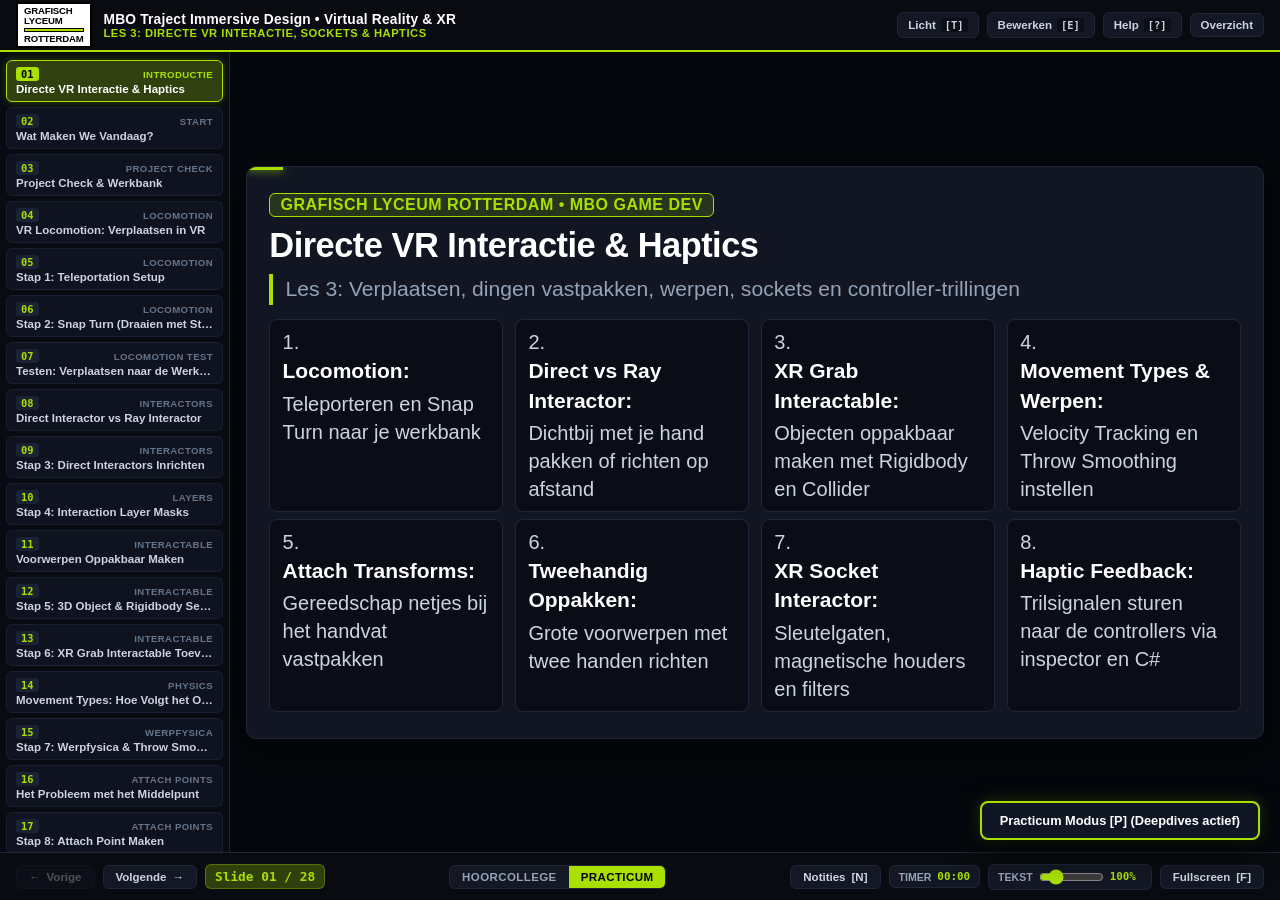
<file: immersive-design/presentation_les3.html>
<!DOCTYPE html>
<html lang="nl">
<head>
    <meta charset="UTF-8">
    <meta name="viewport" content="width=device-width, initial-scale=1.0">
    <title>Les 3: Directe VR Interactie, Sockets & Haptics • Grafisch Lyceum Rotterdam</title>
    <link rel="stylesheet" href="../scripts/hr_slide_deck.css">
</head>
<body data-theme="glr">
    <!-- Core SlideDeck Library -->
    <script src="../scripts/hr_slide_deck.js"></script>
    <script>
        const slides = [
  {
    "isHero": true,
    "title": "Directe VR Interactie & Haptics",
    "subtitle": "Les 3: Verplaatsen, dingen vastpakken, werpen, sockets en controller-trillingen",
    "topics": [
      "1. <strong>Locomotion:</strong> Teleporteren en Snap Turn naar je werkbank",
      "2. <strong>Direct vs Ray Interactor:</strong> Dichtbij met je hand pakken of richten op afstand",
      "3. <strong>XR Grab Interactable:</strong> Objecten oppakbaar maken met Rigidbody en Collider",
      "4. <strong>Movement Types & Werpen:</strong> Velocity Tracking en Throw Smoothing instellen",
      "5. <strong>Attach Transforms:</strong> Gereedschap netjes bij het handvat vastpakken",
      "6. <strong>Tweehandig Oppakken:</strong> Grote voorwerpen met twee handen richten",
      "7. <strong>XR Socket Interactor:</strong> Sleutelgaten, magnetische houders en filters",
      "8. <strong>Haptic Feedback:</strong> Trilsignalen sturen naar de controllers via inspector en C#"
    ],
    "notes": "In deze les maken we de wereld interactief. We beginnen met een korte verplaatsing naar de werkbank. Daarna leren studenten hoe ze voorwerpen oppakken, weggooien, in een houder klikken en trillingen voelen."
  },
  {
    "category": "Start",
    "title": "Wat Maken We Vandaag?",
    "contentHtml": "<div class=\"content-col\"><div class=\"info-card\"><div class=\"info-card-title\">Vier Resultaten</div><div class=\"info-card-text\">Aan het eind van deze les werkt dit in jouw project:<ul><li>Teleporteren en 45 graden draaien in je scene</li><li>Voorwerpen oppakken en fysiek werpen</li><li>Objecten magnetisch in een houder klikken</li><li>Trillingen voelen bij elke interactie</li></ul></div></div></div><div class=\"content-col\"><div class=\"info-card cyan\"><div class=\"info-card-title\">Zo Bouwen We Het Op</div><div class=\"info-card-text\"><ul><li><strong>1. Locomotion:</strong> Vloer en controllers inrichten</li><li><strong>2. Oppakken:</strong> Fysica, grijpen en gooien</li><li><strong>3. Sockets & Trillen:</strong> Houders en haptics</li><li><strong>4. Eigen Game:</strong> Toepassen in je teamproject</li></ul></div></div></div>",
    "notes": "Bespreek de vier resultaten kort. Vraag of iedereen het project uit Les 1 en 2 open heeft staan. Wie geen VR-bril heeft gebruikt de XR Device Simulator.",
    "deepdive": {
      "analogy": "Net als in een echte werkplaats: eerst loop je naar de werkbank, dan pak je het gereedschap vast, en hang je het na gebruik terug aan het magnetische bord.",
      "whatIsWhat": "<strong>XR Direct Interactor:</strong> het onderdeel op je virtuele hand dat voorwerpen dichtbij grijpt.<br><strong>XR Grab Interactable:</strong> het onderdeel op een object dat het oppakbaar maakt.<br><strong>Socket:</strong> een magnetisch slot waarin een voorwerp vastklikt.",
      "trap": "Meteen een heel ingewikkelde puzzel willen bouwen voordat een simpele kubus stabiel kan worden opgepakt.",
      "rule": "Test na elke stap meteen in de simulator of in je VR-bril."
    }
  },
  {
    "category": "Project Check",
    "title": "Project Check & Werkbank",
    "images": [
      {
        "file": "03-werkbank-setup.png",
        "want": "Unity Scene view: werkbank of tafel met een Box Collider en XR Origin ervoor"
      }
    ],
    "contentHtml": "<div class=\"content-col text-stack\"><div class=\"content-col\"><div class=\"steps-card\"><div class=\"info-card-title\">Controleer Je Scene</div><div class=\"step-item\"><div class=\"step-num\">1</div><div>Open <strong>GLR_VR_Laboratorium</strong> in Unity 6</div></div><div class=\"step-item\"><div class=\"step-num\">2</div><div>Selecteer je <strong>Tafel</strong> of <strong>Werkbank</strong></div></div><div class=\"step-item\"><div class=\"step-num\">3</div><div>Controleer: <strong>Box Collider</strong> aanwezig, <em>Is Trigger</em> staat <strong>UIT</strong></div></div></div></div><div class=\"content-col\"><div class=\"code-container\"><div class=\"code-header\"><span>INSPECTOR CHECK</span></div><pre>GameObject: Werkbank_Tafel\n├── Transform (Scale: 2.0, 0.9, 1.0)\n├── Mesh Renderer\n└── Box Collider\n    ├── Is Trigger: [ ] (UIT!)\n    └── Size: (2.0, 0.9, 1.0)</pre></div></div></div><div class=\"content-col media-col\"><figure class=\"media-fig media-placeholder\" data-img=\"img/les3/03-werkbank-setup.png\"><img src=\"img/les3/03-werkbank-setup.png\" alt=\"Unity Scene view: werkbank of tafel met een Box Collider en XR Origin ervoor\" onload=\"this.parentNode.classList.remove('media-placeholder')\" onerror=\"this.remove()\"><div class=\"media-ph-icon\"><svg viewBox=\"0 0 24 24\" fill=\"none\" stroke=\"currentColor\" stroke-width=\"1.6\"><path d=\"M4 8h3l1.5-2h7L17 8h3v11H4z\"/><circle cx=\"12\" cy=\"13\" r=\"3.5\"/></svg></div><div class=\"media-ph-text\">Unity Scene view: werkbank of tafel met een Box Collider en XR Origin ervoor</div><code class=\"media-ph-file\">img/les3/03-werkbank-setup.png</code></figure></div>",
    "notes": "Controleer bij studenten dat de tafel stevig op de vloer staat en een Box Collider heeft zonder vinkje bij Is Trigger.",
    "deepdive": {
      "analogy": "Als een tafelblad van papier is zonder planken eronder, valt je koffiemok er direct doorheen.",
      "whatIsWhat": "<strong>Box Collider:</strong> een onzichtbare doos die voorkomt dat objecten door elkaar heen bewegen.<br><strong>Is Trigger:</strong> zorgt dat objecten er dwars doorheen kunnen bewegen voor detectie.",
      "trap": "Is Trigger per ongeluk aanvinken op het tafelblad.",
      "rule": "Vloeren en werkbanken hebben altijd een niet-trigger collider."
    }
  },
  {
    "category": "Locomotion",
    "title": "VR Locomotion: Verplaatsen in VR",
    "contentHtml": "<div class=\"content-col\"><div class=\"info-card\"><div class=\"info-card-title\">Twee Manieren van Bewegen</div><div class=\"info-card-text\"><ul><li><strong>Continuous Move:</strong> Glijdend lopen met de joystick. Kan misselijkheid veroorzaken.</li><li><strong>Teleportation:</strong> Richten met een boog en direct flitsen. Comfortabel voor iedereen.</li></ul></div></div></div><div class=\"content-col\"><div class=\"info-card purple\"><div class=\"info-card-title\">Waarom Motion Sickness?</div><div class=\"info-card-text\"><ul><li>Je ogen zien dat je door de kamer glijdt</li><li>Je evenwichtsorgaan voelt geen echte versnelling</li><li>Dit conflict in je hersenen maakt je duizelig</li><li><strong>Oplossing:</strong> Teleportatie flitst zonder tussenstap!</li></ul></div></div></div>",
    "notes": "Leg het verschil uit tussen glijdend lopen en teleporteren. Voor een laboratorium- of escaperoom-ervaring is teleportatie de veiligste keuze.",
    "deepdive": {
      "analogy": "Het is alsof je in een stilstaande trein zit en de trein naast je vertrekt: je hersenen denken even dat jij beweegt.",
      "whatIsWhat": "<strong>Motion Sickness:</strong> misselijkheid door verschil tussen wat je ogen zien en je lijf voelt.<br><strong>Teleportation:</strong> direct naar een gekozen punt springen zonder tussenstappen.",
      "trap": "Alleen Continuous Move bouwen zonder comfort-opties voor spelers die snel misselijk worden.",
      "rule": "Bied altijd een comfortabele manier van verplaatsen aan."
    }
  },
  {
    "category": "Locomotion",
    "title": "Stap 1: Teleportation Setup",
    "images": [
      {
        "file": "05-teleportation-area.png",
        "want": "Inspector van de vloer: Teleportation Area component toegevoegd en actief"
      }
    ],
    "contentHtml": "<div class=\"content-col text-stack\"><div class=\"content-col\"><div class=\"steps-card\"><div class=\"info-card-title\">Vloer Instellen</div><div class=\"step-item\"><div class=\"step-num\">1</div><div>Selecteer in de Hierarchy de <strong>Vloer</strong> (Floor)</div></div><div class=\"step-item\"><div class=\"step-num\">2</div><div>Klik <strong>Add Component</strong></div></div><div class=\"step-item\"><div class=\"step-num\">3</div><div>Zoek <strong>Teleportation Area</strong> en voeg toe</div></div><div class=\"step-item\"><div class=\"step-num\">4</div><div>Check: vloer heeft een <strong>Box Collider</strong></div></div></div></div><div class=\"content-col\"><div class=\"code-container\"><div class=\"code-header\"><span>INSPECTOR VLOER</span></div><pre>GameObject: Vloer_Laboratorium\n├── Box Collider (Is Trigger: OFF)\n└── Teleportation Area\n    ├── Interaction Layers: Default\n    └── Match Orientation: Target Up</pre></div></div></div><div class=\"content-col media-col\"><figure class=\"media-fig media-placeholder\" data-img=\"img/les3/05-teleportation-area.png\"><img src=\"img/les3/05-teleportation-area.png\" alt=\"Inspector van de vloer: Teleportation Area component toegevoegd en actief\" onload=\"this.parentNode.classList.remove('media-placeholder')\" onerror=\"this.remove()\"><div class=\"media-ph-icon\"><svg viewBox=\"0 0 24 24\" fill=\"none\" stroke=\"currentColor\" stroke-width=\"1.6\"><path d=\"M4 8h3l1.5-2h7L17 8h3v11H4z\"/><circle cx=\"12\" cy=\"13\" r=\"3.5\"/></svg></div><div class=\"media-ph-text\">Inspector van de vloer: Teleportation Area component toegevoegd en actief</div><code class=\"media-ph-file\">img/les3/05-teleportation-area.png</code></figure></div>",
    "notes": "Laat zien dat Teleportation Area direct werkt op elk object met een collider. Wijs studenten erop dat muren GEEN Teleportation Area mogen krijgen.",
    "deepdive": {
      "analogy": "De Teleportation Area is als een groen geschilderd trottoir: hier mag de speler overal landen.",
      "whatIsWhat": "<strong>Teleportation Area:</strong> component waarmee een heel oppervlak bruikbaar wordt als landingsplek.<br><strong>Teleportation Anchor:</strong> component voor een vaste stip waar de speler precies op landt (bijvoorbeeld voor een puzzel).",
      "trap": "De component toevoegen aan een GameObject zonder collider; de laser kan dan nergens op mikken.",
      "rule": "Teleportation werkt alleen op oppervlakken met een actieve collider."
    }
  },
  {
    "category": "Locomotion",
    "title": "Stap 2: Snap Turn (Draaien met Stapjes)",
    "images": [
      {
        "file": "06-snap-turn-provider.png",
        "want": "Inspector XR Origin: Snap Turn Provider met Turn Amount op 45 graden"
      }
    ],
    "contentHtml": "<div class=\"content-col text-stack\"><div class=\"content-col\"><div class=\"steps-card\"><div class=\"info-card-title\">XR Origin Configureren</div><div class=\"step-item\"><div class=\"step-num\">1</div><div>Selecteer <strong>XR Origin (XR Rig)</strong></div></div><div class=\"step-item\"><div class=\"step-num\">2</div><div>Klik <strong>Add Component</strong>: zoek <strong>Snap Turn Provider</strong></div></div><div class=\"step-item\"><div class=\"step-num\">3</div><div>Zet <strong>Turn Amount</strong> op <strong>45</strong> graden</div></div><div class=\"step-item\"><div class=\"step-num\">4</div><div>Zet <strong>Debounce Time</strong> op <strong>0.2</strong> seconden</div></div></div></div><div class=\"content-col\"><div class=\"code-container\"><div class=\"code-header\"><span>INSPECTOR SNAP TURN</span></div><pre>XR Origin (XR Rig)\n└── Snap Turn Provider\n    ├── Turn Amount: 45°\n    ├── Debounce Time: 0.2s\n    └── Enable Turn Left/Right: ON</pre></div></div></div><div class=\"content-col media-col\"><figure class=\"media-fig media-placeholder\" data-img=\"img/les3/06-snap-turn-provider.png\"><img src=\"img/les3/06-snap-turn-provider.png\" alt=\"Inspector XR Origin: Snap Turn Provider met Turn Amount op 45 graden\" onload=\"this.parentNode.classList.remove('media-placeholder')\" onerror=\"this.remove()\"><div class=\"media-ph-icon\"><svg viewBox=\"0 0 24 24\" fill=\"none\" stroke=\"currentColor\" stroke-width=\"1.6\"><path d=\"M4 8h3l1.5-2h7L17 8h3v11H4z\"/><circle cx=\"12\" cy=\"13\" r=\"3.5\"/></svg></div><div class=\"media-ph-text\">Inspector XR Origin: Snap Turn Provider met Turn Amount op 45 graden</div><code class=\"media-ph-file\">img/les3/06-snap-turn-provider.png</code></figure></div>",
    "notes": "Demonstreer Snap Turn. Leg uit dat 45 graden de standaardhoek is in VR-producties.",
    "deepdive": {
      "analogy": "Snap Turn is als het omslaan van een bladzijde: in één fractie van een seconde zie je het volgende beeld, zonder tussendoor te tollen.",
      "whatIsWhat": "<strong>Snap Turn:</strong> in vaste stappen draaien (bijvoorbeeld 45 graden per klik).<br><strong>Debounce Time:</strong> korte pauze zodat één duw tegen de joystick niet drie keer achter elkaar doordraait.",
      "trap": "Turn Amount op 90 graden zetten waardoor de speler snel de oriëntatie in de ruimte verliest.",
      "rule": "Gebruik 45 graden voor een natuurlijke oriëntatie in VR."
    }
  },
  {
    "category": "Locomotion Test",
    "title": "Testen: Verplaatsen naar de Werkbank",
    "contentHtml": "<div class=\"content-col\"><div class=\"steps-card\"><div class=\"info-card-title\">Drie Teststappen</div><div class=\"step-item\"><div class=\"step-num\">1</div><div>Druk op <strong>Play</strong> in Unity</div></div><div class=\"step-item\"><div class=\"step-num\">2</div><div>Richt op de vloer voor de werkbank en flits</div></div><div class=\"step-item\"><div class=\"step-num\">3</div><div>Tik de rechter joystick opzij om 45 graden te draaien</div></div></div></div><div class=\"content-col\"><div class=\"info-card cyan\"><div class=\"info-card-title\">Sneltoetsen Simulator</div><div class=\"info-card-text\"><ul><li><strong>Spatiebalk:</strong> Schakelt tussen linker- en rechtercontroller</li><li><strong>Rechtermuisknop ingedrukt:</strong> Rondkijken met je hoofd</li><li><strong>Muiswiel:</strong> Controller naar voren/achteren duwen</li></ul></div></div></div>",
    "notes": "Geef studenten twee minuten de tijd om te testen. Loop rond om te helpen met de simulatorbesturing als studenten vastzitten.",
    "deepdive": {
      "analogy": "Voordat je een auto start, zet je eerst je stoel en spiegels goed. In VR controleer je eerst of je soepel bij je werkplek kunt komen.",
      "whatIsWhat": "<strong>XR Device Simulator:</strong> het virtuele testpaneel in Unity waarmee je een VR-bril en controllers met muis en toetsenbord nabootst.",
      "trap": "Vergeten op Play te drukken of niet naar de Game-view kijken tijdens het testen.",
      "rule": "Test eerst je verplaatsing voordat je start met interacties."
    }
  },
  {
    "category": "Interactors",
    "title": "Direct Interactor vs Ray Interactor",
    "contentHtml": "<div class=\"content-col\"><div class=\"info-card\"><div class=\"info-card-title\">Direct Interactor (Dichtbij)</div><div class=\"info-card-text\"><ul><li>Binnen handbereik (0 tot 0.8 meter)</li><li>Vereist een <strong>Trigger Collider</strong> op de hand</li><li>Grijpt zodra je hand het object fysiek raakt</li><li>Meest natuurlijke gevoel</li></ul></div></div></div><div class=\"content-col\"><div class=\"info-card purple\"><div class=\"info-card-title\">Ray Interactor (Afstand)</div><div class=\"info-card-text\"><ul><li>Buiten handbereik (&gt; 1 meter)</li><li>Schiet een laserstraal uit de controller</li><li>Trekt verre objecten naar je toe (Force Grab)</li><li>Ideaal voor zwevende 3D menu's</li></ul></div></div></div>",
    "notes": "Leg uit dat we vandaag primair met de Direct Interactor werken. Een echte werkbank bedien je met je eigen handen, niet met een afstandsbediening.",
    "deepdive": {
      "analogy": "Direct Interactor is je eigen hand waarmee je een pen pakt. Ray Interactor is een telescopische grijper waarmee je rommel van het gras opraapt.",
      "whatIsWhat": "<strong>XR Direct Interactor:</strong> detecteert objecten die je hand fysiek aanraakt.<br><strong>XR Ray Interactor:</strong> projecteert een straal voor interacties op afstand.",
      "trap": "De laserstraal van de Ray Interactor dwars door je hand laten schijnen terwijl je iets van dichtbij pakt.",
      "rule": "Gebruik Direct Interactor voor gereedschap en Ray Interactor voor menu's."
    }
  },
  {
    "category": "Interactors",
    "title": "Stap 3: Direct Interactors Inrichten",
    "images": [
      {
        "file": "09-direct-interactor-hand.png",
        "want": "Hierarchy en Inspector: Right Controller met XR Direct Interactor en Sphere Collider (Is Trigger AAN, Radius 0.1)"
      }
    ],
    "contentHtml": "<div class=\"content-col text-stack\"><div class=\"content-col\"><div class=\"steps-card\"><div class=\"info-card-title\">Handen Inrichten</div><div class=\"step-item\"><div class=\"step-num\">1</div><div>Hierarchy: open <strong>XR Origin &gt; Camera Offset</strong></div></div><div class=\"step-item\"><div class=\"step-num\">2</div><div>Selecteer <strong>Left Controller</strong> en <strong>Right Controller</strong></div></div><div class=\"step-item\"><div class=\"step-num\">3</div><div>Voeg toe: <strong>XR Direct Interactor</strong></div></div><div class=\"step-item\"><div class=\"step-num\">4</div><div>Voeg toe: <strong>Sphere Collider</strong> (Is Trigger: AAN, Radius: 0.1)</div></div></div></div><div class=\"content-col\"><div class=\"code-container\"><div class=\"code-header\"><span>CONTROLLER CHECKLIST</span></div><pre>GameObject: Right Controller\n├── XR Direct Interactor\n│   └── Interaction Layers: Interactable\n└── Sphere Collider\n    ├── Is Trigger: [x] (AAN!)\n    └── Radius: 0.1m (10cm vuist)</pre></div></div></div><div class=\"content-col media-col\"><figure class=\"media-fig media-placeholder\" data-img=\"img/les3/09-direct-interactor-hand.png\"><img src=\"img/les3/09-direct-interactor-hand.png\" alt=\"Hierarchy en Inspector: Right Controller met XR Direct Interactor en Sphere Collider (Is Trigger AAN, Radius 0.1)\" onload=\"this.parentNode.classList.remove('media-placeholder')\" onerror=\"this.remove()\"><div class=\"media-ph-icon\"><svg viewBox=\"0 0 24 24\" fill=\"none\" stroke=\"currentColor\" stroke-width=\"1.6\"><path d=\"M4 8h3l1.5-2h7L17 8h3v11H4z\"/><circle cx=\"12\" cy=\"13\" r=\"3.5\"/></svg></div><div class=\"media-ph-text\">Hierarchy en Inspector: Right Controller met XR Direct Interactor en Sphere Collider (Is Trigger AAN, Radius 0.1)</div><code class=\"media-ph-file\">img/les3/09-direct-interactor-hand.png</code></figure></div>",
    "notes": "Benadruk dat Is Trigger op de hand AAN moet staan. Als Is Trigger uit staat, stoot de controller de objecten weg voordat je ze kunt pakken.",
    "deepdive": {
      "analogy": "De trigger collider op je hand is als een onzichtbare handschoen met tastzenuwen: zodra iets de handschoen raakt, weet Unity dat je kunt grijpen.",
      "whatIsWhat": "<strong>Trigger Collider:</strong> een botsingsvorm die geen fysieke weerstand biedt, maar wel meet wanneer iets naar binnen beweegt.<br><strong>Radius 0.1:</strong> bolvorm met een doorsnede van 20 cm.",
      "trap": "Is Trigger vergeten aan te vinken; je hand stoot dan als een baksteen tegen voorwerpen aan.",
      "rule": "Direct Interactors hebben altijd een Trigger Collider nodig."
    }
  },
  {
    "category": "Layers",
    "title": "Stap 4: Interaction Layer Masks",
    "images": [
      {
        "file": "10-interaction-layers.png",
        "want": "Project Settings > Tags and Layers: nieuwe layer Interactable aangemaakt en gekoppeld aan de Direct Interactor"
      }
    ],
    "contentHtml": "<div class=\"content-col text-stack\"><div class=\"content-col\"><div class=\"steps-card\"><div class=\"info-card-title\">Filterlaag Maken</div><div class=\"step-item\"><div class=\"step-num\">1</div><div>Menu: <strong>Edit &gt; Project Settings</strong></div></div><div class=\"step-item\"><div class=\"step-num\">2</div><div>Kies links: <strong>XR Interaction Toolkit</strong></div></div><div class=\"step-item\"><div class=\"step-num\">3</div><div>Voeg nieuwe Interaction Layer toe: <strong>Interactable</strong></div></div><div class=\"step-item\"><div class=\"step-num\">4</div><div>Zet op je controllers <strong>Interaction Layers</strong> op <strong>Interactable</strong></div></div></div></div><div class=\"content-col\"><div class=\"info-card amber\"><div class=\"info-card-title\">Waarom Een Filter?</div><div class=\"info-card-text\"><ul><li>Zonder filter grijpt je hand per ongeluk muren of vloeren</li><li>Met de laag <code>Interactable</code> pakt je hand uitsluitend losse voorwerpen</li><li>Voorkomt vreemde physics glitches</li></ul></div></div></div></div><div class=\"content-col media-col\"><figure class=\"media-fig media-placeholder\" data-img=\"img/les3/10-interaction-layers.png\"><img src=\"img/les3/10-interaction-layers.png\" alt=\"Project Settings > Tags and Layers: nieuwe layer Interactable aangemaakt en gekoppeld aan de Direct Interactor\" onload=\"this.parentNode.classList.remove('media-placeholder')\" onerror=\"this.remove()\"><div class=\"media-ph-icon\"><svg viewBox=\"0 0 24 24\" fill=\"none\" stroke=\"currentColor\" stroke-width=\"1.6\"><path d=\"M4 8h3l1.5-2h7L17 8h3v11H4z\"/><circle cx=\"12\" cy=\"13\" r=\"3.5\"/></svg></div><div class=\"media-ph-text\">Project Settings > Tags and Layers: nieuwe layer Interactable aangemaakt en gekoppeld aan de Direct Interactor</div><code class=\"media-ph-file\">img/les3/10-interaction-layers.png</code></figure></div>",
    "notes": "Leg uit dat Interaction Layers specifiek zijn voor de XR Toolkit en losstaan van de gewone Unity physics layers.",
    "deepdive": {
      "analogy": "Het is als een magneet die alleen ijzer aantrekt en plastic negeert: je hand reageert alleen op de juiste spullen.",
      "whatIsWhat": "<strong>Interaction Layer:</strong> een specifieke filterlaag binnen de XR Interaction Toolkit.<br><strong>Layer Mask:</strong> een selectievakje waarmee je bepaalt welke lagen mogen communiceren.",
      "trap": "De gewone Unity Physics Layer verwarren met de XR Interaction Layer.",
      "rule": "Gebruik altijd een aparte Interaction Layer voor grijpbare objecten."
    }
  },
  {
    "category": "Interactable",
    "title": "Voorwerpen Oppakbaar Maken",
    "contentHtml": "<div class=\"content-col\"><div class=\"code-container\"><div class=\"code-header\"><span>INSPECTOR CHECKLIST</span></div><pre>GameObject: Zaklamp\n├── Rigidbody (Mass: 0.5, Continuous Dynamic)\n├── Box Collider (Is Trigger: OFF)\n└── XR Grab Interactable\n    ├── Movement Type: Velocity Tracking\n    ├── Smooth Position: ON\n    └── Interaction Layers: Interactable</pre></div></div><div class=\"content-col\"><div class=\"info-card\"><div class=\"info-card-title\">De 3 Verplichte Onderdelen</div><div class=\"info-card-text\"><ul><li><strong>1. Collider:</strong> Geeft het voorwerp een vaste vorm</li><li><strong>2. Rigidbody:</strong> Geeft massa en zwaartekracht</li><li><strong>3. XR Grab Interactable:</strong> Zorgt dat de VR-hand het herkent</li></ul></div></div></div>",
    "notes": "Vraag de studenten welk onderdeel ontbreekt als een voorwerp door de vloer valt (geen collider of verkeerde trigger), en welk als het niet valt (geen Rigidbody).",
    "deepdive": {
      "analogy": "Een doos in de echte wereld heeft karton (collider), gewicht (rigidbody) en handvatten (grab interactable). Zonder handvat kun je hem niet optillen.",
      "whatIsWhat": "<strong>Rigidbody:</strong> de natuurkundige rekenmotor van Unity die massa en zwaartekracht berekent.<br><strong>XR Grab Interactable:</strong> het script dat de koppeling maakt met de VR hand.",
      "trap": "De Rigidbody vergeten; het object blijft dan roerloos in de lucht hangen.",
      "rule": "Geen Rigidbody betekent geen zwaartekracht en geen realistische physics."
    }
  },
  {
    "category": "Interactable",
    "title": "Stap 5: 3D Object & Rigidbody Setup",
    "images": [
      {
        "file": "12-rigidbody-continuous.png",
        "want": "Inspector 3D object: Rigidbody met Mass 0.5, Use Gravity AAN en Collision Detection op Continuous Dynamic"
      }
    ],
    "contentHtml": "<div class=\"content-col text-stack\"><div class=\"content-col\"><div class=\"steps-card\"><div class=\"info-card-title\">Object Bouwen</div><div class=\"step-item\"><div class=\"step-num\">1</div><div>Hierarchy: <strong>3D Object &gt; Cube</strong> (schaal: 0.15, 0.15, 0.15)</div></div><div class=\"step-item\"><div class=\"step-num\">2</div><div>Plaats het blokje bovenop de werkbank</div></div><div class=\"step-item\"><div class=\"step-num\">3</div><div>Klik <strong>Add Component &gt; Rigidbody</strong></div></div><div class=\"step-item\"><div class=\"step-num\">4</div><div>Zet <strong>Collision Detection</strong> op <strong>Continuous Dynamic</strong></div></div></div></div><div class=\"content-col\"><div class=\"info-card red\"><div class=\"info-card-title\">Voorkom Tunneling</div><div class=\"info-card-text\">In VR bewegen je handen razendsnel. Met standaard <em>Discrete</em> botsing schiet een snel object dwars door de tafel. <strong>Continuous Dynamic</strong> controleert continu en stopt elke doorgang.</div></div></div></div><div class=\"content-col media-col\"><figure class=\"media-fig media-placeholder\" data-img=\"img/les3/12-rigidbody-continuous.png\"><img src=\"img/les3/12-rigidbody-continuous.png\" alt=\"Inspector 3D object: Rigidbody met Mass 0.5, Use Gravity AAN en Collision Detection op Continuous Dynamic\" onload=\"this.parentNode.classList.remove('media-placeholder')\" onerror=\"this.remove()\"><div class=\"media-ph-icon\"><svg viewBox=\"0 0 24 24\" fill=\"none\" stroke=\"currentColor\" stroke-width=\"1.6\"><path d=\"M4 8h3l1.5-2h7L17 8h3v11H4z\"/><circle cx=\"12\" cy=\"13\" r=\"3.5\"/></svg></div><div class=\"media-ph-text\">Inspector 3D object: Rigidbody met Mass 0.5, Use Gravity AAN en Collision Detection op Continuous Dynamic</div><code class=\"media-ph-file\">img/les3/12-rigidbody-continuous.png</code></figure></div>",
    "notes": "Leg het gevaar van tunneling uit: als een hand met 5 meter per seconde beweegt, slaat een object in één frame door de tafel heen zonder dat Discrete collision het meet.",
    "deepdive": {
      "analogy": "Discrete is alsof je elke seconde even je ogen opendoet: een snelle kogel zie je niet voorbijkomen. Continuous is alsof je continu een camera filmt.",
      "whatIsWhat": "<strong>Tunneling:</strong> een physics bug waarbij snelle objecten door muren heen vliegen.<br><strong>Continuous Dynamic:</strong> continue botsingscontrole speciaal voor bewegende interactieve objecten.",
      "trap": "Collision Detection op Discrete laten staan bij kleine voorwerpen.",
      "rule": "Gebruik altijd Continuous Dynamic voor objecten die de speler kan oppakken."
    }
  },
  {
    "category": "Interactable",
    "title": "Stap 6: XR Grab Interactable Toevoegen",
    "images": [
      {
        "file": "13-xr-grab-interactable.png",
        "want": "Inspector 3D object: XR Grab Interactable component toegevoegd met Interaction Layer Interactable"
      }
    ],
    "contentHtml": "<div class=\"content-col text-stack\"><div class=\"content-col\"><div class=\"steps-card\"><div class=\"info-card-title\">Grijpen Activeren</div><div class=\"step-item\"><div class=\"step-num\">1</div><div>Selecteer je testobject</div></div><div class=\"step-item\"><div class=\"step-num\">2</div><div>Klik <strong>Add Component &gt; XR Grab Interactable</strong></div></div><div class=\"step-item\"><div class=\"step-num\">3</div><div>Stel <strong>Interaction Layers</strong> in op <strong>Interactable</strong></div></div><div class=\"step-item\"><div class=\"step-num\">4</div><div>Druk op <strong>Play</strong> en pak het object met de <strong>Grip-knop</strong> (G)</div></div></div></div><div class=\"content-col\"><div class=\"code-container\"><div class=\"code-header\"><span>XR GRAB SETTINGS</span></div><pre>XR Grab Interactable\n├── Interaction Layers: Interactable\n├── Movement Type: Velocity Tracking\n├── Select Mode: Single\n└── Retain Transform Parent: OFF</pre></div></div></div><div class=\"content-col media-col\"><figure class=\"media-fig media-placeholder\" data-img=\"img/les3/13-xr-grab-interactable.png\"><img src=\"img/les3/13-xr-grab-interactable.png\" alt=\"Inspector 3D object: XR Grab Interactable component toegevoegd met Interaction Layer Interactable\" onload=\"this.parentNode.classList.remove('media-placeholder')\" onerror=\"this.remove()\"><div class=\"media-ph-icon\"><svg viewBox=\"0 0 24 24\" fill=\"none\" stroke=\"currentColor\" stroke-width=\"1.6\"><path d=\"M4 8h3l1.5-2h7L17 8h3v11H4z\"/><circle cx=\"12\" cy=\"13\" r=\"3.5\"/></svg></div><div class=\"media-ph-text\">Inspector 3D object: XR Grab Interactable component toegevoegd met Interaction Layer Interactable</div><code class=\"media-ph-file\">img/les3/13-xr-grab-interactable.png</code></figure></div>",
    "notes": "Laat alle studenten controleren of ze het blokje kunnen optillen en weer neerleggen. Help eventueel met de gripknop in de simulator.",
    "deepdive": {
      "analogy": "Het toevoegen van XR Grab Interactable is als het bevestigen van klittenband aan een voorwerp: je controller plakt er direct aan vast.",
      "whatIsWhat": "<strong>XR Grab Interactable:</strong> het Unity script dat grijp-events van de controller afhandelt.<br><strong>Grip Button:</strong> de knop aan de zijkant van de controller die je met je middelvinger indrukt.",
      "trap": "De Trigger-knop (wijsvinger) indrukken in plaats van de Grip-knop.",
      "rule": "Grijpen doe je met de Grip-knop, wijzen of schieten met de Trigger."
    }
  },
  {
    "category": "Physics",
    "title": "Movement Types: Hoe Volgt het Object?",
    "contentHtml": "<div class=\"content-col\"><div class=\"info-card\"><div class=\"info-card-title\">Vergelijk de 3 Standen</div><div class=\"info-card-text\"><ul><li><strong>Velocity Tracking:</strong> Gebruikt physics krachten. Botst netjes tegen muren en tafels. (Aanbevolen!)</li><li><strong>Instantaneous:</strong> Plakt direct op hand. Snijdt dwars door muren heen.</li><li><strong>Kinematic:</strong> Volgt hand strak. Voor draaiknoppen en hendels.</li></ul></div></div></div><div class=\"content-col\"><div class=\"info-card cyan\"><div class=\"info-card-title\">Wanneer Gebruik Je Wat?</div><div class=\"info-card-text\"><ul><li><strong>Hamer, fles of gereedschap:</strong> <em>Velocity Tracking</em></li><li><strong>Briefje of speelkaart:</strong> <em>Instantaneous</em></li><li><strong>Schuiflade of hendel:</strong> <em>Kinematic</em></li></ul></div></div></div>",
    "notes": "Demonstreer het verschil door een kubus tegen een muur te duwen: bij Instantaneous verdwijnt hij in de muur, bij Velocity Tracking stopt hij netjes.",
    "deepdive": {
      "analogy": "Instantaneous is als een muiscursor die direct overal heen springt. Velocity Tracking is als het vasthouden van een zware hamer: als je tegen een muur slaat, voel je weerstand.",
      "whatIsWhat": "<strong>Velocity Tracking:</strong> berekent de snelheid van de hand en oefent met AddForce krachten uit op het object.<br><strong>Instantaneous:</strong> overschrijft direct de Transform positie per frame.",
      "trap": "Een zware bijl of hamer op Instantaneous zetten waardoor de speler door muren en kasten heen kan slaan.",
      "rule": "Gebruik altijd Velocity Tracking voor fysieke gereedschappen en wapens."
    }
  },
  {
    "category": "Werpfysica",
    "title": "Stap 7: Werpfysica & Throw Smoothing",
    "images": [
      {
        "file": "15-throw-smoothing.png",
        "want": "Inspector XR Grab Interactable: Throw on Detach AAN, Throw Velocity Scale 1.2 en Smoothing Duration 0.1"
      }
    ],
    "contentHtml": "<div class=\"content-col text-stack\"><div class=\"content-col\"><div class=\"steps-card\"><div class=\"info-card-title\">Gooien Finetunen</div><div class=\"step-item\"><div class=\"step-num\">1</div><div>Selecteer je interactieve object</div></div><div class=\"step-item\"><div class=\"step-num\">2</div><div>Klap open: <strong>Throw on Detach</strong> (zet AAN)</div></div><div class=\"step-item\"><div class=\"step-num\">3</div><div>Zet <strong>Throw Velocity Scale</strong> op <strong>1.2</strong></div></div><div class=\"step-item\"><div class=\"step-num\">4</div><div>Zet <strong>Throw Smoothing Duration</strong> op <strong>0.1s</strong></div></div></div></div><div class=\"content-col\"><div class=\"code-container\"><div class=\"code-header\"><span>THROW SETTINGS</span></div><pre>Throw on Detach: [x] AAN\n├── Throw Velocity Scale: 1.2\n├── Throw Angular Velocity Scale: 1.0\n├── Throw Smoothing Duration: 0.1s\n└── Smooth Velocity: ON</pre></div></div></div><div class=\"content-col media-col\"><figure class=\"media-fig media-placeholder\" data-img=\"img/les3/15-throw-smoothing.png\"><img src=\"img/les3/15-throw-smoothing.png\" alt=\"Inspector XR Grab Interactable: Throw on Detach AAN, Throw Velocity Scale 1.2 en Smoothing Duration 0.1\" onload=\"this.parentNode.classList.remove('media-placeholder')\" onerror=\"this.remove()\"><div class=\"media-ph-icon\"><svg viewBox=\"0 0 24 24\" fill=\"none\" stroke=\"currentColor\" stroke-width=\"1.6\"><path d=\"M4 8h3l1.5-2h7L17 8h3v11H4z\"/><circle cx=\"12\" cy=\"13\" r=\"3.5\"/></svg></div><div class=\"media-ph-text\">Inspector XR Grab Interactable: Throw on Detach AAN, Throw Velocity Scale 1.2 en Smoothing Duration 0.1</div><code class=\"media-ph-file\">img/les3/15-throw-smoothing.png</code></figure></div>",
    "notes": "Laat studenten een bal of kubus weggooien in de richting van een doelwit of muur. Laat ze zien hoe de Throw Velocity Scale het gooien een stuk lichter maakt.",
    "deepdive": {
      "analogy": "Zoals een honkbalhandschoen die de bal netjes lanceert in plaats van dat hij meteen uit je vingers glipt.",
      "whatIsWhat": "<strong>Throw on Detach:</strong> zorgt dat het object de snelheid van je zwaaiende arm meeneemt bij loslaten.<br><strong>Velocity Scale 1.2:</strong> geeft 20 procent extra snelheid mee om het gemis aan fysieke vingerspanning te compenseren.",
      "trap": "Throw on Detach uitzetten; voorwerpen vallen dan als een baksteen dood neer zodra je loslaat.",
      "rule": "Throw Smoothing voorkomt frustrerende gooi-ervaringen in VR."
    }
  },
  {
    "category": "Attach Points",
    "title": "Het Probleem met het Middelpunt",
    "contentHtml": "<div class=\"content-col\"><div class=\"info-card red\"><div class=\"info-card-title\">Zonder Attach Point</div><div class=\"info-card-text\">Pak je een hamer of fles op, dan springt het <strong>middelpunt (pivot)</strong> direct in je vuist:<ul><li>Handvat steekt aan de achterkant uit</li><li>Vingers grijpen in het midden van het metaal</li><li>Richten voelt scheef en onhandig aan</li></ul></div></div></div><div class=\"content-col\"><div class=\"info-card cyan\"><div class=\"info-card-title\">De Oplossing: AttachPoint</div><div class=\"info-card-text\"><ul><li>We maken een leeg child GameObject op het handvat</li><li>We koppelen dit aan <strong>Attach Transform</strong></li><li>Unity pakt het voorwerp nu exact bij dat punt vast!</li></ul></div></div></div>",
    "notes": "Demonstreer wat er gebeurt als je een cilinder oppakt zonder attach transform: hij plakt midden in de handpalm.",
    "deepdive": {
      "analogy": "Het is alsof je een koffiemok bij de hete rand vastgrijpt in plaats van bij het oortje.",
      "whatIsWhat": "<strong>Pivot:</strong> het nulpunt waaromheen een 3D model roteert.<br><strong>Attach Transform:</strong> een leeg GameObject dat het exacte vastgrijppunt voor de vingers definieert.",
      "trap": "Het 3D model zelf proberen te verschuiven in plaats van een leeg attach point te gebruiken.",
      "rule": "Elk niet-vierkant object heeft een eigen Attach Transform nodig."
    }
  },
  {
    "category": "Attach Points",
    "title": "Stap 8: Attach Point Maken",
    "images": [
      {
        "file": "17-attach-transform-handvat.png",
        "want": "Hierarchy: leeg child GameObject AttachPoint onder het object, gesleept in het veld Attach Transform"
      }
    ],
    "contentHtml": "<div class=\"content-col text-stack\"><div class=\"content-col\"><div class=\"steps-card\"><div class=\"info-card-title\">Handvat Inrichten</div><div class=\"step-item\"><div class=\"step-num\">1</div><div>Rechtsklik op je object: <strong>Create Empty</strong>, noem <strong>AttachPoint</strong></div></div><div class=\"step-item\"><div class=\"step-num\">2</div><div>Verplaats naar het handvat (blauwe Z-as wijst naar voren)</div></div><div class=\"step-item\"><div class=\"step-num\">3</div><div>Selecteer hoofdobject: sleep <em>AttachPoint</em> in <strong>Attach Transform</strong></div></div></div></div><div class=\"content-col\"><div class=\"code-container\"><div class=\"code-header\"><span>HIERARCHY STRUCTUUR</span></div><pre>GameObject: Hamer_01\n├── Rigidbody (Mass: 0.6)\n├── Box Collider\n├── XR Grab Interactable\n│   └── Attach Transform -> AttachPoint\n└── [Child] AttachPoint\n    └── Positie: handvat (Z wijst vooruit)</pre></div></div></div><div class=\"content-col media-col\"><figure class=\"media-fig media-placeholder\" data-img=\"img/les3/17-attach-transform-handvat.png\"><img src=\"img/les3/17-attach-transform-handvat.png\" alt=\"Hierarchy: leeg child GameObject AttachPoint onder het object, gesleept in het veld Attach Transform\" onload=\"this.parentNode.classList.remove('media-placeholder')\" onerror=\"this.remove()\"><div class=\"media-ph-icon\"><svg viewBox=\"0 0 24 24\" fill=\"none\" stroke=\"currentColor\" stroke-width=\"1.6\"><path d=\"M4 8h3l1.5-2h7L17 8h3v11H4z\"/><circle cx=\"12\" cy=\"13\" r=\"3.5\"/></svg></div><div class=\"media-ph-text\">Hierarchy: leeg child GameObject AttachPoint onder het object, gesleept in het veld Attach Transform</div><code class=\"media-ph-file\">img/les3/17-attach-transform-handvat.png</code></figure></div>",
    "notes": "Laat studenten goed letten op de blauwe Z-as van het AttachPoint. Als het object achterstevoren in de hand zit, roteer je het AttachPoint 180 graden om de Y-as.",
    "deepdive": {
      "analogy": "Zoals het monteren van een ergonomisch handvat aan een stuk gereedschap.",
      "whatIsWhat": "<strong>Child GameObject:</strong> een leeg object dat meebeweegt met zijn ouder.<br><strong>Z-as (Blauw):</strong> de voorwaartse richting in Unity.",
      "trap": "Vergeten het AttachPoint in het Inspector-veld te slepen.",
      "rule": "Controleer altijd of de blauwe as in de kijkrichting van de speler wijst."
    }
  },
  {
    "category": "Attach Points",
    "title": "Tweehandig Oppakken (Secondary Attach)",
    "images": [
      {
        "file": "18-two-handed-grab.png",
        "want": "Inspector XR Grab Interactable: Select Mode op Multiple met twee Attach Transforms voor twee handen"
      }
    ],
    "contentHtml": "<div class=\"content-col text-stack\"><div class=\"content-col\"><div class=\"steps-card\"><div class=\"info-card-title\">Twee Handen Instellen</div><div class=\"step-item\"><div class=\"step-num\">1</div><div>Selecteer een groot object (bijv. geweer of kist)</div></div><div class=\"step-item\"><div class=\"step-num\">2</div><div>Zet <strong>Select Mode</strong> op <strong>Multiple</strong></div></div><div class=\"step-item\"><div class=\"step-num\">3</div><div>Maak een tweede attach point aan voor de tweede hand</div></div></div></div><div class=\"content-col\"><div class=\"info-card cyan\"><div class=\"info-card-title\">Waarom Met Twee Handen?</div><div class=\"info-card-text\"><ul><li>Eerste hand bepaalt de positie</li><li>Tweede hand richt de voorkant</li><li>Dempt trillingen voor stabiele controle</li></ul></div></div></div></div><div class=\"content-col media-col\"><figure class=\"media-fig media-placeholder\" data-img=\"img/les3/18-two-handed-grab.png\"><img src=\"img/les3/18-two-handed-grab.png\" alt=\"Inspector XR Grab Interactable: Select Mode op Multiple met twee Attach Transforms voor twee handen\" onload=\"this.parentNode.classList.remove('media-placeholder')\" onerror=\"this.remove()\"><div class=\"media-ph-icon\"><svg viewBox=\"0 0 24 24\" fill=\"none\" stroke=\"currentColor\" stroke-width=\"1.6\"><path d=\"M4 8h3l1.5-2h7L17 8h3v11H4z\"/><circle cx=\"12\" cy=\"13\" r=\"3.5\"/></svg></div><div class=\"media-ph-text\">Inspector XR Grab Interactable: Select Mode op Multiple met twee Attach Transforms voor twee handen</div><code class=\"media-ph-file\">img/les3/18-two-handed-grab.png</code></figure></div>",
    "notes": "Leg uit dat Select Mode: Single standaard is (één hand tegelijk). Multiple maakt het mogelijk om met beide handen tegelijk vast te houden.",
    "deepdive": {
      "analogy": "Zoals het vasthouden van een bezemsteel of golfclub: met één hand wankelt het, met twee handen heb je volledige controle.",
      "whatIsWhat": "<strong>Select Mode Multiple:</strong> staat meerdere controllers toe om tegelijkertijd hetzelfde object vast te houden.<br><strong>Secondary Grip:</strong> de hand die helpt bij het richten.",
      "trap": "Select Mode op Single laten staan; als je linkerhand grijpt, laat je rechterhand direct los.",
      "rule": "Grote objecten vereisen Select Mode: Multiple."
    }
  },
  {
    "category": "Sockets",
    "title": "Wat Is een XR Socket Interactor?",
    "contentHtml": "<div class=\"content-col\"><div class=\"info-card\"><div class=\"info-card-title\">Magnetische Houders</div><div class=\"info-card-text\">Een <strong>Socket</strong> houdt voorwerpen automatisch vast:<ul><li><strong>Sleutelgat:</strong> sleutel klikt vast en opent deur</li><li><strong>Holster:</strong> gereedschap aan je riem</li><li><strong>Sokkel:</strong> puzzelstuk klikt op zijn plek</li></ul></div></div></div><div class=\"content-col\"><div class=\"info-card purple\"><div class=\"info-card-title\">Hoe Werkt Het?</div><div class=\"info-card-text\"><ul><li>Object komt in bereik -&gt; <strong>ghost preview</strong> verschijnt</li><li>Speler laat los -&gt; object klikt magnetisch vast</li><li>Speler grijpt weer -&gt; object komt direct los</li></ul></div></div></div>",
    "notes": "Bespreek toepassingen van sockets in verschillende gamegenres: inventaris, puzzels, wapenslots of machines.",
    "deepdive": {
      "analogy": "Een socket is als een magnetische messenstrip aan de keukenmuur: je houdt het mes in de buurt en het klikt vanzelf vast.",
      "whatIsWhat": "<strong>XR Socket Interactor:</strong> een stationaire interactor die objecten vasthoudt in plaats van een bewegende controller.<br><strong>Hover Mesh:</strong> de transparante preview die toont waar het voorwerp landt.",
      "trap": "Geen trigger collider toevoegen op de socket, waardoor hij niet voelt dat een object in de buurt komt.",
      "rule": "Een socket heeft altijd een Trigger Collider nodig."
    }
  },
  {
    "category": "Sockets",
    "title": "Stap 9: Socket Maken",
    "images": [
      {
        "file": "20-socket-interactor-setup.png",
        "want": "Inspector Socket GameObject: Sphere Collider (Trigger) en XR Socket Interactor met Show Mesh at Socket AAN"
      }
    ],
    "contentHtml": "<div class=\"content-col text-stack\"><div class=\"content-col\"><div class=\"steps-card\"><div class=\"info-card-title\">Socket Configureren</div><div class=\"step-item\"><div class=\"step-num\">1</div><div>Hierarchy: <strong>Create Empty</strong>, noem <strong>Socket_Sleutelgat</strong></div></div><div class=\"step-item\"><div class=\"step-num\">2</div><div>Voeg <strong>Sphere Collider</strong> toe (Trigger: AAN, Radius: 0.15)</div></div><div class=\"step-item\"><div class=\"step-num\">3</div><div>Voeg <strong>XR Socket Interactor</strong> toe</div></div><div class=\"step-item\"><div class=\"step-num\">4</div><div>Vink <strong>Show Mesh at Socket</strong> AAN</div></div></div></div><div class=\"content-col\"><div class=\"code-container\"><div class=\"code-header\"><span>INSPECTOR SOCKET</span></div><pre>GameObject: Socket_Sleutelgat\n├── Sphere Collider (Is Trigger: ON, Radius: 0.15m)\n└── XR Socket Interactor\n    ├── Interaction Layers: SleutelLaag\n    ├── Show Mesh at Socket: [x] AAN\n    └── Recycle Hover Mesh: ON</pre></div></div></div><div class=\"content-col media-col\"><figure class=\"media-fig media-placeholder\" data-img=\"img/les3/20-socket-interactor-setup.png\"><img src=\"img/les3/20-socket-interactor-setup.png\" alt=\"Inspector Socket GameObject: Sphere Collider (Trigger) en XR Socket Interactor met Show Mesh at Socket AAN\" onload=\"this.parentNode.classList.remove('media-placeholder')\" onerror=\"this.remove()\"><div class=\"media-ph-icon\"><svg viewBox=\"0 0 24 24\" fill=\"none\" stroke=\"currentColor\" stroke-width=\"1.6\"><path d=\"M4 8h3l1.5-2h7L17 8h3v11H4z\"/><circle cx=\"12\" cy=\"13\" r=\"3.5\"/></svg></div><div class=\"media-ph-text\">Inspector Socket GameObject: Sphere Collider (Trigger) en XR Socket Interactor met Show Mesh at Socket AAN</div><code class=\"media-ph-file\">img/les3/20-socket-interactor-setup.png</code></figure></div>",
    "notes": "Laat studenten testen met het loslaten van het object boven de socket. Laat zien hoe het object netjes in de socket klikt.",
    "deepdive": {
      "analogy": "Zoals een laadstation voor een elektrische tandenborstel: je zet hem erin en hij staat meteen recht.",
      "whatIsWhat": "<strong>Show Mesh at Socket:</strong> toont automatisch een transparante preview van het 3D model zodra je in het trigger-gebied bent.",
      "trap": "De socket te dicht op de rand van de tafel zetten waardoor het vastgeklikte object door de tafel steekt.",
      "rule": "Plaats de socket altijd een paar centimeter vrij van obstakels."
    }
  },
  {
    "category": "Sockets",
    "title": "Stap 10: Sockets Filteren met Interaction Layers",
    "images": [
      {
        "file": "21-socket-layer-filter.png",
        "want": "Inspector Socket: Interaction Layers gefilterd zodat alleen de juiste sleutel of tool erin past"
      }
    ],
    "contentHtml": "<div class=\"content-col text-stack\"><div class=\"content-col\"><div class=\"steps-card\"><div class=\"info-card-title\">Filter Instellen</div><div class=\"step-item\"><div class=\"step-num\">1</div><div>Project Settings: maak laag <strong>SleutelLaag</strong> aan</div></div><div class=\"step-item\"><div class=\"step-num\">2</div><div>Zet op je sleutel-object de laag op <strong>SleutelLaag</strong></div></div><div class=\"step-item\"><div class=\"step-num\">3</div><div>Zet op je socket bij Interaction Layers <strong>alleen SleutelLaag</strong> aan</div></div></div></div><div class=\"content-col\"><div class=\"info-card amber\"><div class=\"info-card-title\">Waarom Is Dit Nodig?</div><div class=\"info-card-text\"><ul><li>Zonder filter klikt elk willekeurig voorwerp (een stoel of beker) in het sleutelgat</li><li>Met Interaction Layers accepteert de socket uitsluitend de juiste sleutel!</li></ul></div></div></div></div><div class=\"content-col media-col\"><figure class=\"media-fig media-placeholder\" data-img=\"img/les3/21-socket-layer-filter.png\"><img src=\"img/les3/21-socket-layer-filter.png\" alt=\"Inspector Socket: Interaction Layers gefilterd zodat alleen de juiste sleutel of tool erin past\" onload=\"this.parentNode.classList.remove('media-placeholder')\" onerror=\"this.remove()\"><div class=\"media-ph-icon\"><svg viewBox=\"0 0 24 24\" fill=\"none\" stroke=\"currentColor\" stroke-width=\"1.6\"><path d=\"M4 8h3l1.5-2h7L17 8h3v11H4z\"/><circle cx=\"12\" cy=\"13\" r=\"3.5\"/></svg></div><div class=\"media-ph-text\">Inspector Socket: Interaction Layers gefilterd zodat alleen de juiste sleutel of tool erin past</div><code class=\"media-ph-file\">img/les3/21-socket-layer-filter.png</code></figure></div>",
    "notes": "Demonstreer wat er gebeurt zonder filter: elk object klikt in het slot. Met het filter wordt de verkeerde kubus geweigerd.",
    "deepdive": {
      "analogy": "Een brievenbus accepteert alleen brieven; een grote pakketdoos past er niet in.",
      "whatIsWhat": "<strong>Interaction Layer Filter:</strong> zorgt dat sockets selectief objecten accepteren op basis van hun layer bitmask.",
      "trap": "Zowel de hand als de socket dezelfde specifieke layer geven, waardoor de hand het voorwerp niet meer kan oppakken.",
      "rule": "Zorg dat de Direct Interactor op de hand álle interactieve lagen kan oppakken."
    }
  },
  {
    "category": "Sockets Code",
    "title": "Socket Events: Deur Openen met C#",
    "contentHtml": "<div class=\"content-col\"><div class=\"code-container\"><div class=\"code-header\"><span>DeurSlot.cs</span><button class=\"code-copy-btn\" onclick=\"copyCode(this)\">Kopieer</button></div><pre><span class=\"kw\">using</span> <span class=\"type\">UnityEngine</span>;\n\n<span class=\"kw\">public</span> <span class=\"kw\">class</span> <span class=\"type\">DeurSlot</span> : <span class=\"type\">MonoBehaviour</span>\n{\n    <span class=\"kw\">public</span> <span class=\"type\">GameObject</span> deur;\n\n    <span class=\"kw\">public</span> <span class=\"kw\">void</span> <span class=\"type\">OpenDeur</span>()\n    {\n        deur.<span class=\"type\">SetActive</span>(<span class=\"kw\">false</span>);\n        <span class=\"type\">Debug</span>.<span class=\"type\">Log</span>(<span class=\"str\">\"Sleutel in slot: Deur geopend!\"</span>);\n    }\n}</pre></div></div><div class=\"content-col\"><div class=\"info-card purple\"><div class=\"info-card-title\">Koppelen in de Inspector</div><div class=\"info-card-text\"><ul><li>Selecteer <strong>Socket_Sleutelgat</strong></li><li>Scroll naar <strong>Interactable Events &gt; Select Entered</strong></li><li>Klik op <code>+</code>, sleep het object met <code>DeurSlot</code> erin</li><li>Kies methode <code>DeurSlot.OpenDeur</code></li></ul></div></div></div>",
    "notes": "Laat studenten zien hoe ze via het plusje bij Interactable Events direct een deur kunnen openen als de sleutel in de socket klikt.",
    "deepdive": {
      "analogy": "Een lichtschakelaar die vanzelf omgaat zodra de sleutel in het contactslot wordt gedraaid.",
      "whatIsWhat": "<strong>Select Entered:</strong> het UnityEvent dat afvuurt wanneer een interactor een interactable vastgrijpt of opsluit.<br><strong>UnityEvent:</strong> een visuele koppeling in de Inspector om functies van andere objecten aan te roepen zonder C#.",
      "trap": "Per ongeluk Hover Entered gebruiken in plaats van Select Entered, waardoor de actie al afgaat als je er alleen maar langs beweegt.",
      "rule": "Gebruik Select Entered voor voltooide vergrendelingen."
    }
  },
  {
    "category": "Haptics",
    "title": "Waarom Haptics Cruciaal Zijn in VR",
    "contentHtml": "<div class=\"content-col\"><div class=\"info-card\"><div class=\"info-card-title\">De Ontbrekende Tastzin</div><div class=\"info-card-text\">In VR voel je alleen de plastic controller. Zonder trilling voelt een virtuele wereld leeg en afstandelijk:<ul><li>Een korte puls geeft directe tactiele bevestiging</li><li>Je hersenen geloven dat je het voorwerp echt beet hebt</li><li>Essentieel voor immersie en precisie</li></ul></div></div></div><div class=\"content-col\"><div class=\"info-card purple\"><div class=\"info-card-title\">Twee Trillingsprofielen</div><div class=\"info-card-text\"><ul><li><strong>Hover Haptic:</strong> Subtiele tik (duur 0.05s, kracht 0.2). Laat voelen dat je hand het object aanraakt.</li><li><strong>Select Haptic:</strong> Stevige klik (duur 0.12s, kracht 0.6). Bevestigt dat je het voorwerp vasthebt.</li></ul></div></div></div>",
    "notes": "Leg uit dat VR draait om multisensorische feedback: beeld, geluid en haptics moeten op exact hetzelfde moment gebeuren.",
    "deepdive": {
      "analogy": "Net als het trillen van je smartphone-toetsenbord wanneer je een letter typt: zonder trilling voelt het typen onzeker en traag.",
      "whatIsWhat": "<strong>Haptics:</strong> tactiele feedback opgewekt door vibratiemotoren (LRA of ERM) in de controllers.<br><strong>Amplitude:</strong> de sterkte van de trilling (tussen 0.0 en 1.0).<br><strong>Duration:</strong> de tijdsduur van de puls in seconden.",
      "trap": "De trilling veel te lang aanzetten (bijvoorbeeld 2 seconden), waardoor de hele controller irritant gaat zoemen.",
      "rule": "Houd haptische tikken altijd ultrakort: tussen 0.05 en 0.15 seconden."
    }
  },
  {
    "category": "Haptics",
    "title": "Stap 11: Haptics Instellen in de Inspector",
    "images": [
      {
        "file": "24-haptic-events-inspector.png",
        "want": "Inspector XR Grab Interactable: Haptic Events opengeklapt met Duration 0.1 en Amplitude 0.5 bij Select Entered"
      }
    ],
    "contentHtml": "<div class=\"content-col text-stack\"><div class=\"content-col\"><div class=\"steps-card\"><div class=\"info-card-title\">Direct Zonder Code</div><div class=\"step-item\"><div class=\"step-num\">1</div><div>Selecteer je interactieve object</div></div><div class=\"step-item\"><div class=\"step-num\">2</div><div>Scroll naar <strong>Haptic Events</strong></div></div><div class=\"step-item\"><div class=\"step-num\">3</div><div>Klap <strong>Haptic Hover Entered</strong> open: duur <strong>0.05s</strong>, kracht <strong>0.2</strong></div></div><div class=\"step-item\"><div class=\"step-num\">4</div><div>Klap <strong>Haptic Select Entered</strong> open: duur <strong>0.12s</strong>, kracht <strong>0.6</strong></div></div></div></div><div class=\"content-col\"><div class=\"code-container\"><div class=\"code-header\"><span>HAPTIC EVENTS</span></div><pre>Haptic Events\n├── Haptic Hover Entered\n│   ├── Duration: 0.05s\n│   └── Amplitude: 0.2\n└── Haptic Select Entered\n    ├── Duration: 0.12s\n    └── Amplitude: 0.6</pre></div></div></div><div class=\"content-col media-col\"><figure class=\"media-fig media-placeholder\" data-img=\"img/les3/24-haptic-events-inspector.png\"><img src=\"img/les3/24-haptic-events-inspector.png\" alt=\"Inspector XR Grab Interactable: Haptic Events opengeklapt met Duration 0.1 en Amplitude 0.5 bij Select Entered\" onload=\"this.parentNode.classList.remove('media-placeholder')\" onerror=\"this.remove()\"><div class=\"media-ph-icon\"><svg viewBox=\"0 0 24 24\" fill=\"none\" stroke=\"currentColor\" stroke-width=\"1.6\"><path d=\"M4 8h3l1.5-2h7L17 8h3v11H4z\"/><circle cx=\"12\" cy=\"13\" r=\"3.5\"/></svg></div><div class=\"media-ph-text\">Inspector XR Grab Interactable: Haptic Events opengeklapt met Duration 0.1 en Amplitude 0.5 bij Select Entered</div><code class=\"media-ph-file\">img/les3/24-haptic-events-inspector.png</code></figure></div>",
    "notes": "Wijs studenten erop dat de XR Device Simulator op pc geen fysieke trillingen kan doorgeven aan een muis. Haptics test je het beste in een echte VR-bril.",
    "deepdive": {
      "analogy": "Zoals het verschil tussen met je vingertop over een knop wrijven (hover) en de knop echt indrukken met een klik (select).",
      "whatIsWhat": "<strong>Haptic Events:</strong> ingebouwde instellingen op de interactable om controllers te laten trillen zonder zelf code te hoeven schrijven.",
      "trap": "Denken dat de haptics kapot zijn omdat de computermuis in de simulator niet trilt.",
      "rule": "Test haptische feedback altijd op een echte VR controller."
    }
  },
  {
    "category": "Haptics Code",
    "title": "Stap 12: Haptics via C# (Optioneel)",
    "images": [
      {
        "file": "25-haptic-csharp-script.png",
        "want": "Project map: VRHapticTrigger.cs script toegevoegd op een object en geopend in de Inspector"
      }
    ],
    "contentHtml": "<div class=\"content-col text-stack\"><div class=\"content-col\"><div class=\"code-container\"><div class=\"code-header\"><span>VRHapticTrigger.cs</span><button class=\"code-copy-btn\" onclick=\"copyCode(this)\">Kopieer</button></div><pre><span class=\"kw\">using</span> <span class=\"type\">UnityEngine</span>;\n<span class=\"kw\">using</span> <span class=\"type\">UnityEngine</span>.<span class=\"type\">XR</span>.<span class=\"type\">Interaction</span>.<span class=\"type\">Toolkit</span>;\n<span class=\"kw\">using</span> <span class=\"type\">UnityEngine</span>.<span class=\"type\">XR</span>.<span class=\"type\">Interaction</span>.<span class=\"type\">Toolkit</span>.<span class=\"type\">Interactors</span>;\n\n<span class=\"kw\">public</span> <span class=\"kw\">class</span> <span class=\"type\">VRHapticTrigger</span> : <span class=\"type\">MonoBehaviour</span>\n{\n    [<span class=\"type\">SerializeField</span>] <span class=\"kw\">private</span> <span class=\"kw\">float</span> kracht = <span class=\"num\">0.6f</span>;\n    [<span class=\"type\">SerializeField</span>] <span class=\"kw\">private</span> <span class=\"kw\">float</span> duur = <span class=\"num\">0.12f</span>;\n\n    <span class=\"kw\">public</span> <span class=\"kw\">void</span> <span class=\"type\">GeefTrilling</span>(<span class=\"type\">SelectEnterEventArgs</span> args)\n    {\n        <span class=\"kw\">if</span> (args.interactorObject <span class=\"kw\">is</span> <span class=\"type\">XRBaseInputInteractor</span> controller)\n            controller.<span class=\"type\">SendHapticImpulse</span>(kracht, duur);\n    }\n}</pre></div></div><div class=\"content-col\"><div class=\"info-card purple\"><div class=\"info-card-title\">Regel voor Regel</div><div class=\"info-card-text\"><ul><li><code>args.interactorObject</code>: de controller die het object beetpakt</li><li><code>is XRBaseInputInteractor</code>: checkt of de controller trilmotoren heeft</li><li><code>SendHapticImpulse(kracht, duur)</code>: stuurt de trillingspuls direct naar de hand</li></ul></div></div></div></div><div class=\"content-col media-col\"><figure class=\"media-fig media-placeholder\" data-img=\"img/les3/25-haptic-csharp-script.png\"><img src=\"img/les3/25-haptic-csharp-script.png\" alt=\"Project map: VRHapticTrigger.cs script toegevoegd op een object en geopend in de Inspector\" onload=\"this.parentNode.classList.remove('media-placeholder')\" onerror=\"this.remove()\"><div class=\"media-ph-icon\"><svg viewBox=\"0 0 24 24\" fill=\"none\" stroke=\"currentColor\" stroke-width=\"1.6\"><path d=\"M4 8h3l1.5-2h7L17 8h3v11H4z\"/><circle cx=\"12\" cy=\"13\" r=\"3.5\"/></svg></div><div class=\"media-ph-text\">Project map: VRHapticTrigger.cs script toegevoegd op een object en geopend in de Inspector</div><code class=\"media-ph-file\">img/les3/25-haptic-csharp-script.png</code></figure></div>",
    "notes": "Laat zien dat SendHapticImpulse eenvoudig is: twee getallen voor kracht (0 tot 1) en duur (in seconden).",
    "deepdive": {
      "analogy": "Net als het programmeren van een buzzer op een printplaat: geef het voltage en de tijd door en hij geeft een tik.",
      "whatIsWhat": "<strong>SendHapticImpulse:</strong> de officiële Unity XR Interaction Toolkit methode om een controller te laten vibreren.<br><strong>XRBaseInputInteractor:</strong> de basisklasse voor controllers die fysieke invoer en motoren hebben.",
      "trap": "SendHapticImpulse aanroepen op een socket interactor; een socket heeft immers geen vibratiemotor.",
      "rule": "Stuur haptische impulsen altijd naar de interactor van de speler."
    }
  },
  {
    "category": "Troubleshooting",
    "title": "Veelvoorkomende Fouten & Oplossingen",
    "contentHtml": "<div class=\"content-col\"><div class=\"info-card red\"><div class=\"info-card-title\">Object valt door de tafel</div><div class=\"info-card-text\"><ul><li>Staat <em>Is Trigger</em> per ongeluk AAN op tafel of object? Zet UIT!</li><li>Zet <em>Collision Detection</em> op <strong>Continuous Dynamic</strong></li></ul></div></div><div class=\"info-card amber\"><div class=\"info-card-title\">Object springt scheef in de hand</div><div class=\"info-card-text\"><ul><li>Ontbreekt de <strong>Attach Transform</strong>?</li><li>Controleer of de blauwe Z-as naar voren wijst</li></ul></div></div></div><div class=\"content-col\"><div class=\"info-card purple\"><div class=\"info-card-title\">Hand pakt niks beet</div><div class=\"info-card-text\"><ul><li>Heeft de hand een <strong>Trigger Collider</strong> (radius 0.1)?</li><li>Komen de <strong>Interaction Layers</strong> overeen?</li></ul></div></div><div class=\"info-card cyan\"><div class=\"info-card-title\">Geen trilling in simulator</div><div class=\"info-card-text\"><ul><li>De computermuis kan niet trillen. Test in een echte VR-headset!</li></ul></div></div></div>",
    "notes": "Gebruik deze checklist wanneer studenten vastlopen tijdens het zelfstandig werken.",
    "deepdive": {
      "analogy": "Zoals een checklist voor de landing van een vliegtuig: controleer methodisch elk onderdeel in plaats van willekeurig knoppen in te drukken.",
      "whatIsWhat": "<strong>Collision Matrix:</strong> het Unity instellingenscherm waarin je bepaalt welke lagen fysiek tegen elkaar kunnen botsen.",
      "trap": "In paniek willekeurige instellingen aanpassen zonder de foutmelding in de Console te lezen.",
      "rule": "Loop bij een fout altijd eerst de drie componenten na: Collider, Rigidbody en Grab Interactable."
    }
  },
  {
    "category": "Lab",
    "title": "Zelfstandig Lab: Bouw Je Interactie-Set",
    "contentHtml": "<div class=\"content-col\"><div class=\"steps-card\"><div class=\"info-card-title\">Jouw Bouwopdracht Vandaag</div><div class=\"step-item\"><div class=\"step-num\">1</div><div><strong>Minimaal 2 verschillende objecten:</strong> Maak twee voorwerpen oppakbaar (sleutel, zaklamp, hamer) met passende colliders en massa</div></div><div class=\"step-item\"><div class=\"step-num\">2</div><div><strong>Attach Transforms:</strong> Zorg dat beide objecten netjes bij het handvat in de hand vallen</div></div><div class=\"step-item\"><div class=\"step-num\">3</div><div><strong>1 Werkende Socket:</strong> Bouw een houder of sleutelgat met een filterlaag</div></div><div class=\"step-item\"><div class=\"step-num\">4</div><div><strong>Haptics & Commit:</strong> Stel voelbare trillingen in en commit via GitHub Desktop</div></div></div></div><div class=\"content-col\"><div class=\"info-card cyan\"><div class=\"info-card-title\">Voor Je Eigen Game</div><div class=\"info-card-text\">Gebruik voorwerpen die passen bij het concept van jouw team:<ul><li>Zaklantaarn voor een griezelkamer</li><li>Magische staf voor een fantasiegame</li><li>Gereedschap of sleutels voor een techniek-laboratorium</li></ul></div></div></div>",
    "notes": "Laat studenten zelfstandig werken in hun teamprojecten. Help teams die hulp nodig hebben bij specifieke objectmodellen of filters.",
    "deepdive": {
      "analogy": "Nu je de losse gereedschappen beheerst, richt je je eigen werkplaats in voor het echte project.",
      "whatIsWhat": "<strong>Zelfstandig Lab:</strong> praktische bouwtijd waarin studenten de geleerde technieken toepassen in hun eigen gameconcept.",
      "trap": "Vergeten te committen aan het eind van de les via GitHub Desktop.",
      "rule": "Prefab maken van je interactieve object en committen via GitHub Desktop."
    }
  },
  {
    "category": "Afronding",
    "title": "Samenvatting & Volgende Les",
    "contentHtml": "<div class=\"content-col\"><div class=\"info-card\"><div class=\"info-card-title\">Wat Kun Je Nu?</div><div class=\"info-card-text\"><ul><li>Teleporteren en Snap Turn naar je werkplek</li><li>Voorwerpen oppakken met de Direct Interactor</li><li>Natuurlijk werpen met Throw Smoothing</li><li>Attach Transforms voor ergonomisch richten</li><li>Sockets filteren met Interaction Layers</li><li>Haptische tikken en pulsen sturen</li></ul></div></div></div><div class=\"content-col\"><div class=\"info-card cyan\"><div class=\"info-card-title\">Volgende Les: Les 4</div><div class=\"info-card-text\">In <strong>Les 4</strong> gaan we de wereld voorzien van interfaces en echt 3D geluid:<ul><li><strong>World Space Canvas:</strong> 3D schermen en dashboards</li><li><strong>Polsmenu:</strong> Een menu op je onderarm dat opent met een handbeweging</li><li><strong>Spatial Audio:</strong> Geluid met echte richting en galm per kamer</li></ul></div></div></div>",
    "notes": "Sluit de les af met een korte ronde langs de teams om te zien wat ze gebouwd hebben. Herinner iedereen eraan om te committen en pushen in GitHub Desktop.",
    "deepdive": {
      "analogy": "Les 3 gaf je virtuele handen en tastzin. Les 4 geeft je een dashboard en 3D oren om de ruimte volledig te beleven.",
      "whatIsWhat": "<strong>Spatial Audio:</strong> 3D richtingsgeluid berekend op basis van de positie van je hoofd.<br><strong>World Space UI:</strong> knoppen en schermen die fysiek in de spelwereld staan.",
      "trap": "Denken dat een VR game af is zonder geluid en interface.",
      "rule": "Sla je werk altijd op en controleer je GitHub Desktop status voor je de deur uitloopt."
    }
  }
];

        SlideDeck.init({
            theme: 'glr',
            trackTitle: "MBO Traject Immersive Design • Virtual Reality & XR",
            lessonNumber: 3,
            lessonTitle: "Directe VR Interactie, Sockets & Haptics",
            prevLessonUrl: "presentation_les2.html",
            nextLessonUrl: null,
            overviewUrl: 'index.html',
            slides: slides
        });
    </script>
</body>
</html>
</file>
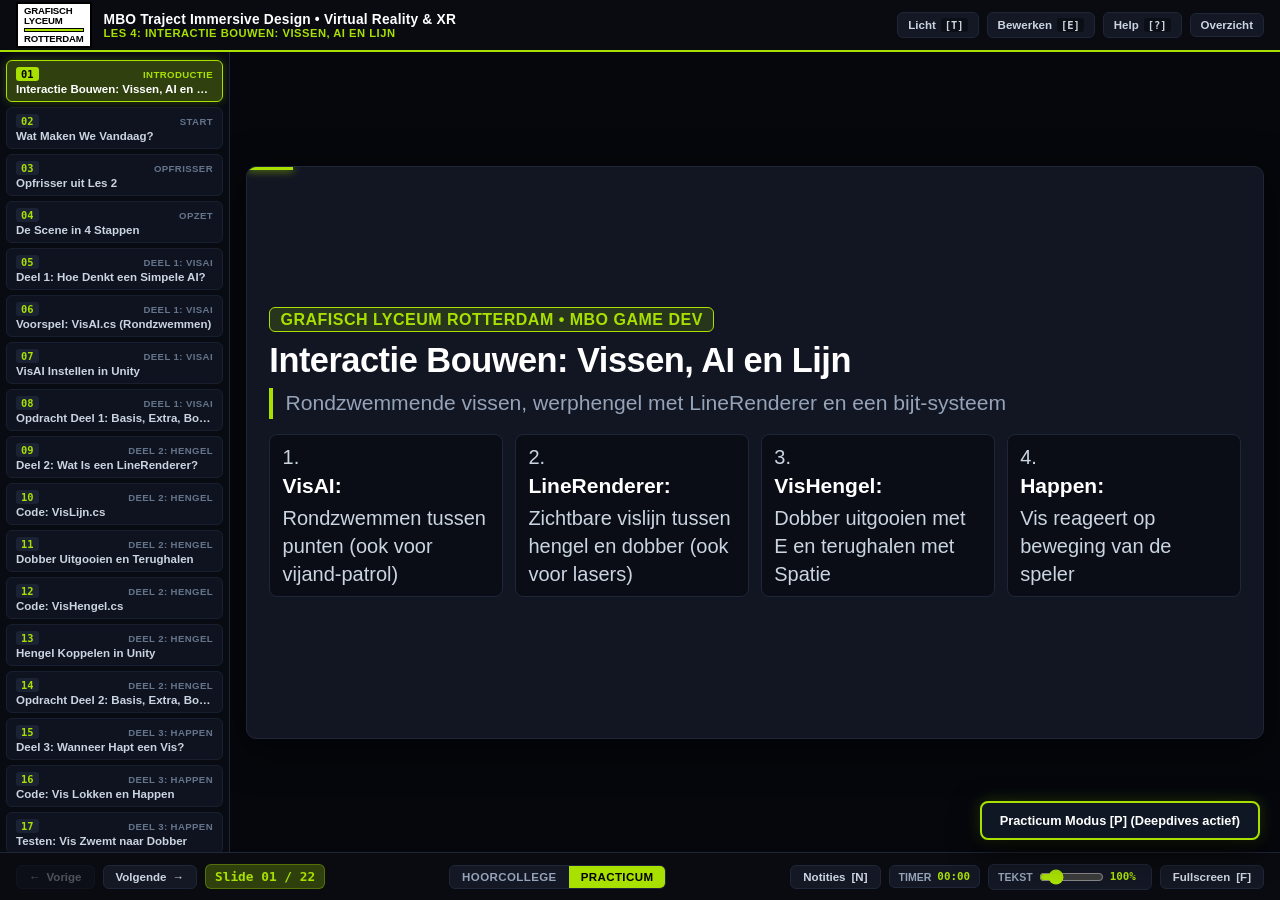
<file: immersive-design/presentation_les4.html>
<!DOCTYPE html>
<html lang="nl">
<head>
    <meta charset="UTF-8">
    <meta name="viewport" content="width=device-width, initial-scale=1.0">
    <title>Les 4: Interactie Bouwen: Vissen, AI en Lijn • Grafisch Lyceum Rotterdam</title>
    <link rel="stylesheet" href="../scripts/hr_slide_deck.css">
</head>
<body data-theme="glr">
    <!-- Core SlideDeck Library -->
    <script src="../scripts/hr_slide_deck.js"></script>
    <script>
        const slides = [
  {
    "isHero": true,
    "title": "Interactie Bouwen: Vissen, AI en Lijn",
    "subtitle": "Rondzwemmende vissen, werphengel met LineRenderer en een bijt-systeem",
    "topics": [
      "1. <strong>VisAI:</strong> Rondzwemmen tussen punten (ook voor vijand-patrol)",
      "2. <strong>LineRenderer:</strong> Zichtbare vislijn tussen hengel en dobber (ook voor lasers)",
      "3. <strong>VisHengel:</strong> Dobber uitgooien met E en terughalen met Spatie",
      "4. <strong>Happen:</strong> Vis reageert op beweging van de speler"
    ],
    "notes": "Welkom bij Les 4. Vandaag bouwen we verder op de C#-basis uit Les 2 met een klein vissysteem. Elke techniek die je vandaag leert gebruik je ook in andere games, zoals een vijand-patrol, werphaak of laser."
  },
  {
    "category": "Start",
    "title": "Wat Maken We Vandaag?",
    "contentHtml": "<div class=\"content-col\"><div class=\"info-card\"><div class=\"info-card-title\">3 Herbruikbare Bouwblokken</div><div class=\"info-card-text\"><ul><li><strong>1. VisAI:</strong> Zwemt naar random punten, net als een vijand of NPC.</li><li><strong>2. Hengel en Lijn:</strong> Schiet dobber weg met een lijn, net als een werphaak of laser.</li><li><strong>3. Happen:</strong> Reageert bij langzaam terughalen, net als een vijand op beweging.</li></ul></div></div></div><div class=\"content-col\"><div class=\"steps-card\"><div class=\"info-card-title\">Vaste Werkwijze</div><div class=\"step-item\"><div class=\"step-num\">1</div><div><strong>Voorspellen:</strong> Lees de code eerst en bespreek wat er gebeurt.</div></div><div class=\"step-item\"><div class=\"step-num\">2</div><div><strong>Bouwen:</strong> Zet het object in Unity op en test meteen met Play.</div></div><div class=\"step-item\"><div class=\"step-num\">3</div><div><strong>Aanpassen:</strong> Kies Basis, Extra of een eigen game-variant.</div></div></div></div>",
    "notes": "Leg het doel helder uit: studenten bouwen een compleet minispel in drie losse stappen, maar elke stap is een bouwblok dat ze later in hun eigen game hergebruiken.",
    "deepdive": {
      "analogy": "Drie losse legoblokjes die samen een hengelspel vormen, maar ook als laser of vijand passen in een ander spel.",
      "whatIsWhat": "<strong>Bouwblok:</strong> een klein script met een duidelijke taak dat je ook ergens anders kunt gebruiken.",
      "differences": "<strong>Alles in een groot script:</strong> wordt snel onoverzichtelijk. <strong>Drie losse scripts:</strong> makkelijk te testen en opnieuw te gebruiken.",
      "trap": "Alle drie de scripts tegelijk schrijven zonder tussendoor op Play te drukken.",
      "rule": "Maak eerst Deel 1 werkend in Play voordat je begint aan Deel 2."
    }
  },
  {
    "category": "Opfrisser",
    "title": "Opfrisser uit Les 2",
    "contentHtml": "<div class=\"content-col\"><div class=\"info-card\"><div class=\"info-card-title\">Positie en Snelheid</div><div class=\"info-card-text\">Deze vier onderdelen uit Les 2 gebruik je vandaag steeds opnieuw.<ul><li><strong>Vector3:</strong> Drie getallen (x, y, z) voor een plek in de 3D-wereld.</li><li><strong>Time.deltaTime:</strong> Zorgt voor gelijke snelheid op elke computer.</li></ul></div></div></div><div class=\"content-col\"><div class=\"info-card cyan\"><div class=\"info-card-title\">Keuzes en Toetsen</div><div class=\"info-card-text\"><ul><li><strong>if en bool:</strong> <code>if (a &amp;&amp; !b)</code> voert code uit als <code>a</code> waar is en <code>b</code> niet.</li><li><strong>Keyboard.current:</strong> Toetsen lezen via <code>using UnityEngine.InputSystem;</code>.</li></ul></div></div></div>",
    "notes": "Kort spiekbriefje uit Les 2. Herinner studenten aan using UnityEngine.InputSystem; bovenaan scripts die toetsen uitlezen.",
    "deepdive": {
      "analogy": "Je gereedschapskist uit Les 2: deze vier stukken gereedschap heb je vandaag bij elk onderdeel nodig.",
      "whatIsWhat": "<strong>Vector3:</strong> positie of richting met x, y en z.<br><strong>bool:</strong> waar (true) of niet waar (false).",
      "differences": "<strong>wasPressedThisFrame:</strong> een keer waar bij indrukken. <strong>isPressed:</strong> blijft waar zolang je vasthoudt.",
      "trap": "Time.deltaTime vergeten bij beweging, waardoor een vis of dobber in een flits wegschiet.",
      "rule": "Vermenigvuldig bewegingssnelheid in Update altijd met Time.deltaTime."
    }
  },
  {
    "category": "Opzet",
    "title": "De Scene in 4 Stappen",
    "images": [
      {
        "file": "04-vissen-scene-setup.png",
        "want": "Unity Scene en Hierarchy met Water, Hengel, HengelTip, Dobber en Vis"
      }
    ],
    "contentHtml": "<div class=\"content-col text-stack\"><div class=\"content-col\"><div class=\"steps-card\"><div class=\"info-card-title\">4 Objecten Klaarzetten</div><div class=\"step-item\"><div class=\"step-num\">1</div><div><strong>Water:</strong> Plane op (0, 0, 0), schaal (2, 1, 2), blauw materiaal.</div></div><div class=\"step-item\"><div class=\"step-num\">2</div><div><strong>Hengel:</strong> Cube bij de rand met een leeg child <strong>HengelTip</strong> vooraan.</div></div><div class=\"step-item\"><div class=\"step-num\">3</div><div><strong>Dobber:</strong> Sphere (schaal 0.2) met een <strong>Rigidbody</strong>.</div></div><div class=\"step-item\"><div class=\"step-num\">4</div><div><strong>Vis:</strong> Cube of Capsule op het water (schaal 0.5, 0.3, 0.8).</div></div></div></div><div class=\"content-col\"><div class=\"info-card cyan\"><div class=\"info-card-title\">Waarom HengelTip?</div><div class=\"info-card-text\"><strong>HengelTip</strong> markeert precies het uiteinde van de hengel. Daar start de vislijn en daaruit gooi je de dobber.</div></div></div></div><div class=\"content-col media-col\"><figure class=\"media-fig media-placeholder\" data-img=\"img/les4/04-vissen-scene-setup.png\"><img src=\"img/les4/04-vissen-scene-setup.png\" alt=\"Unity Scene en Hierarchy met Water, Hengel, HengelTip, Dobber en Vis\" onload=\"this.parentNode.classList.remove('media-placeholder')\" onerror=\"this.remove()\"><div class=\"media-ph-icon\"><svg viewBox=\"0 0 24 24\" fill=\"none\" stroke=\"currentColor\" stroke-width=\"1.6\"><path d=\"M4 8h3l1.5-2h7L17 8h3v11H4z\"/><circle cx=\"12\" cy=\"13\" r=\"3.5\"/></svg></div><div class=\"media-ph-text\">Unity Scene en Hierarchy met Water, Hengel, HengelTip, Dobber en Vis</div><code class=\"media-ph-file\">img/les4/04-vissen-scene-setup.png</code></figure></div>",
    "notes": "Laat studenten eerst de basisscene klaarzetten met eenvoudige primitives. De Plane heeft standaard een MeshCollider, dus de dobber blijft netjes op het water liggen.",
    "deepdive": {
      "analogy": "Eerst het podium en de rekwisieten neerzetten voordat de acteurs gaan bewegen.",
      "whatIsWhat": "<strong>HengelTip:</strong> leeg GameObject als kind van Hengel op de plek waar de draad begint.<br><strong>Rigidbody:</strong> geeft de Dobber gewicht en snelheid.",
      "differences": "<strong>Hengel:</strong> het hele object. <strong>HengelTip:</strong> precies de punt waar de lijn en worp starten.",
      "trap": "HengelTip niet als child onder Hengel zetten, waardoor de tip los blijft zweven als je de hengel draait.",
      "rule": "Zet HengelTip altijd als child-object aan het uiteinde van Hengel."
    }
  },
  {
    "category": "Deel 1: VisAI",
    "title": "Deel 1: Hoe Denkt een Simpele AI?",
    "contentHtml": "<div class=\"content-col\"><div class=\"steps-card\"><div class=\"info-card-title\">AI in 3 Stappen</div><div class=\"step-item\"><div class=\"step-num\">1</div><div><strong>Kies doel:</strong> Pak een random X en Z binnen een vast vak.</div></div><div class=\"step-item\"><div class=\"step-num\">2</div><div><strong>Zwem erheen:</strong> Schuif elk frame een stap richting het doel met <code>MoveTowards</code>.</div></div><div class=\"step-item\"><div class=\"step-num\">3</div><div><strong>Aangekomen:</strong> Afstand kleiner dan 0.3? Kies een nieuw punt.</div></div></div></div><div class=\"content-col\"><div class=\"info-card purple\"><div class=\"info-card-title\">Niet Alleen voor Vissen</div><div class=\"info-card-text\">Met precies deze drie stappen bouw je ook:<ul><li>Een <strong>vijand</strong> die door een kamer patrouilleert</li><li>Een <strong>dier of NPC</strong> die vrij door een level loopt</li></ul></div></div></div>",
    "notes": "Leg het idee eerst uit zonder code: kies een punt, loop erheen, kies een nieuw punt. Benadruk dat bijna elke simpele game-AI zo begint.",
    "deepdive": {
      "analogy": "Een beveiliger die steeds een willekeurige plek in de hal aanwijst, erheen loopt en dan de volgende plek kiest.",
      "whatIsWhat": "<strong>Vector3.MoveTowards:</strong> schuift een object stapje voor stapje naar een doel zonder door te schieten.<br><strong>Vector3.Distance:</strong> meet de afstand tussen twee punten.",
      "differences": "<strong>Vaste route:</strong> altijd dezelfde twee punten. <strong>Random punt:</strong> natuurlijk en onvoorspelbaar gedrag.",
      "trap": "Controleren op afstand == 0, wat door afrondingsverschillen bijna nooit precies waar wordt.",
      "rule": "Controleer bij aankomst altijd met Distance kleiner dan een kleine waarde zoals 0.3f."
    }
  },
  {
    "category": "Deel 1: VisAI",
    "title": "Voorspel: VisAI.cs (Rondzwemmen)",
    "contentHtml": "<div class=\"content-col\"><div class=\"code-container\"><div class=\"code-header\"><span>Assets/Scripts/VisAI.cs</span><button class=\"code-copy-btn\" onclick=\"copyCode(this)\">Kopieer</button></div><pre><span class=\"kw\">using</span> <span class=\"type\">UnityEngine</span>;\n\n<span class=\"kw\">public class</span> <span class=\"type\">VisAI</span> : <span class=\"type\">MonoBehaviour</span> {\n    <span class=\"kw\">public float</span> bereik = 5f;\n    <span class=\"kw\">public float</span> snelheid = 2f;\n    <span class=\"type\">Vector3</span> doel;\n\n    <span class=\"kw\">void</span> <span class=\"fn\">Start</span>() { <span class=\"fn\">KiesNieuwDoel</span>(); }\n    <span class=\"kw\">void</span> <span class=\"fn\">KiesNieuwDoel</span>() {\n        <span class=\"kw\">float</span> x = <span class=\"type\">Random</span>.<span class=\"fn\">Range</span>(-bereik, bereik);\n        <span class=\"kw\">float</span> z = <span class=\"type\">Random</span>.<span class=\"fn\">Range</span>(-bereik, bereik);\n        doel = <span class=\"kw\">new</span> <span class=\"type\">Vector3</span>(x, transform.position.y, z);\n    }\n    <span class=\"kw\">void</span> <span class=\"fn\">Update</span>() {\n        transform.<span class=\"fn\">LookAt</span>(doel);\n        <span class=\"kw\">float</span> stap = snelheid * <span class=\"type\">Time</span>.deltaTime;\n        transform.position = <span class=\"type\">Vector3</span>.<span class=\"fn\">MoveTowards</span>(\n            transform.position, doel, stap);\n        <span class=\"kw\">if</span> (<span class=\"type\">Vector3</span>.<span class=\"fn\">Distance</span>(transform.position, doel) &lt; 0.3f)\n            <span class=\"fn\">KiesNieuwDoel</span>();\n    }\n}</pre></div><div class=\"info-card purple\"><div class=\"info-card-title\">Voorspel Voor Je Test</div><div class=\"info-card-text\"><ul><li>Waar zwemt de vis heen direct bij <code>Start()</code>?</li><li>Waarom blijft <code>transform.position.y</code> in <code>doel</code> gelijk?</li><li>Wanneer kiest de vis een nieuw doelpunt?</li></ul></div></div></div>",
    "notes": "PRIMM Predict: laat studenten een minuut de code lezen en met hun buurman de drie vragen beantwoorden voordat ze het script overnemen.",
    "deepdive": {
      "analogy": "Een zwemmer die met een kompas steeds naar een nieuwe boei op het water kijkt en ernaartoe zwemt.",
      "whatIsWhat": "<strong>Random.Range(-bereik, bereik):</strong> kiest een willekeurig kommagetal tussen min en plus bereik.<br><strong>transform.LookAt(doel):</strong> draait de voorkant van de vis naar het doel.",
      "differences": "<strong>transform.position.y houden:</strong> vis blijft op waterhoogte. <strong>Y ook random maken:</strong> vis vliegt de lucht in of zakt weg.",
      "trap": "KiesNieuwDoel() vergeten in Start(), waardoor de vis in het begin naar (0, 0, 0) zwemt.",
      "rule": "Roep KiesNieuwDoel() meteen in Start() aan zodat het eerste doel direct klopt."
    }
  },
  {
    "category": "Deel 1: VisAI",
    "title": "VisAI Instellen in Unity",
    "images": [
      {
        "file": "07-vis-ai-inspector.png",
        "want": "Unity Inspector van Vis met VisAI component (bereik en snelheid zichtbaar)"
      }
    ],
    "contentHtml": "<div class=\"content-col text-stack\"><div class=\"content-col\"><div class=\"steps-card\"><div class=\"info-card-title\">VisAI Koppelen</div><div class=\"step-item\"><div class=\"step-num\">1</div><div>Maak script <code>VisAI.cs</code> aan in <code>Assets/Scripts</code>.</div></div><div class=\"step-item\"><div class=\"step-num\">2</div><div>Sleep het script op je object <strong>Vis</strong>.</div></div><div class=\"step-item\"><div class=\"step-num\">3</div><div>Stel in de Inspector <strong>Bereik</strong> (5) en <strong>Snelheid</strong> (2) in.</div></div><div class=\"step-item\"><div class=\"step-num\">4</div><div>Test met Play en dupliceer met <strong>Ctrl+D</strong> / <strong>Cmd+D</strong> naar 5 vissen.</div></div></div></div><div class=\"content-col\"><div class=\"info-card cyan\"><div class=\"info-card-title\">Check Je Voorspelling</div><div class=\"info-card-text\">Elke vis kiest direct een eigen punt op dezelfde hoogte en draait bij 0.3 meter afstand naar een nieuw doel.</div></div></div></div><div class=\"content-col media-col\"><figure class=\"media-fig media-placeholder\" data-img=\"img/les4/07-vis-ai-inspector.png\"><img src=\"img/les4/07-vis-ai-inspector.png\" alt=\"Unity Inspector van Vis met VisAI component (bereik en snelheid zichtbaar)\" onload=\"this.parentNode.classList.remove('media-placeholder')\" onerror=\"this.remove()\"><div class=\"media-ph-icon\"><svg viewBox=\"0 0 24 24\" fill=\"none\" stroke=\"currentColor\" stroke-width=\"1.6\"><path d=\"M4 8h3l1.5-2h7L17 8h3v11H4z\"/><circle cx=\"12\" cy=\"13\" r=\"3.5\"/></svg></div><div class=\"media-ph-text\">Unity Inspector van Vis met VisAI component (bereik en snelheid zichtbaar)</div><code class=\"media-ph-file\">img/les4/07-vis-ai-inspector.png</code></figure></div>",
    "notes": "Laat iedereen eerst een enkele vis testen. Zodra die goed rondzwemt op het water, dupliceren ze hem naar vijf vissen.",
    "deepdive": {
      "analogy": "Een mal maken voor een vis en er meteen vijf kopieen van in de vijver zetten.",
      "whatIsWhat": "<strong>Ctrl+D / Cmd+D:</strong> dupliceert een geselecteerd GameObject met alle componenten en scripts.",
      "differences": "<strong>Waarden in code aanpassen:</strong> geldt voor alle vissen. <strong>Waarden in Inspector aanpassen:</strong> elke vis krijgt eigen snelheid.",
      "trap": "Vergeten dat bereik groter is dan het Water-vlak, waardoor vissen buiten het water zwemmen.",
      "rule": "Stem Bereik af op de grootte van je Water-vlak zodat vissen binnen de rand blijven."
    }
  },
  {
    "category": "Deel 1: VisAI",
    "title": "Opdracht Deel 1: Basis, Extra, Bonus",
    "contentHtml": "<div class=\"content-col\"><div class=\"info-card\"><div class=\"info-card-title\">Basis en Extra</div><div class=\"info-card-text\"><ul><li><strong>Basis:</strong> Minimaal 3 vissen zwemmen zelfstandig rond binnen het water.</li><li><strong>Extra:</strong> Geef elke vis in de Inspector een eigen <code>snelheid</code> en kleur.</li></ul></div></div></div><div class=\"content-col\"><div class=\"info-card purple\"><div class=\"info-card-title\">Bonus Uitdaging</div><div class=\"info-card-text\"><ul><li><strong>Bonus:</strong> Laat de vis 1 seconde pauzeren bij elk punt met een timer.</li><li><strong>Hint:</strong> Tel <code>wachtTijd -= Time.deltaTime;</code> af voordat je beweegt.</li></ul></div></div></div>",
    "notes": "Voor de bonus maken studenten een float wachtTijd; als wachtTijd > 0 tellen ze af met Time.deltaTime en doen return; bij aankomst zetten ze wachtTijd = 1f.",
    "deepdive": {
      "analogy": "Een vis die even stilhangt bij een plekje voordat hij verder zwemt.",
      "whatIsWhat": "<strong>Timer in Update:</strong> een float die elk frame omlaag telt met Time.deltaTime.",
      "differences": "<strong>Zonder timer:</strong> vis draait meteen om. <strong>Met wacht-timer:</strong> natuurlijk pauzeren bij elk punt.",
      "trap": "WachtTijd vergeten terug te zetten op 1f wanneer KiesNieuwDoel() wordt aangeroepen.",
      "rule": "Tel een timer elk frame af met Time.deltaTime en check of hij kleiner of gelijk aan 0 is."
    }
  },
  {
    "category": "Deel 2: Hengel",
    "title": "Deel 2: Wat Is een LineRenderer?",
    "images": [
      {
        "file": "09-line-renderer-inspector.png",
        "want": "Unity Inspector van LineRenderer met Width 0.02 en 2 posities"
      }
    ],
    "contentHtml": "<div class=\"content-col text-stack\"><div class=\"content-col\"><div class=\"info-card\"><div class=\"info-card-title\">Lijn Tussen Twee Punten</div><div class=\"info-card-text\"><ul><li><strong>LineRenderer:</strong> Tekent een strakke lijn tussen twee of meer punten.</li><li><strong>Instellen:</strong> Zet <strong>Positions</strong> op <code>2</code> en <strong>Width</strong> op <code>0.02</code>.</li><li><strong>Materiaal:</strong> Geef een materiaal mee, anders wordt de lijn knalroze.</li></ul></div></div></div><div class=\"content-col\"><div class=\"info-card cyan\"><div class=\"info-card-title\">Meer dan Visdraad</div><div class=\"info-card-text\">Hetzelfde component gebruik je ook voor een <strong>laserstraal</strong>, een <strong>werphaak</strong> of een <strong>touw</strong> tussen twee objecten.</div></div></div></div><div class=\"content-col media-col\"><figure class=\"media-fig media-placeholder\" data-img=\"img/les4/09-line-renderer-inspector.png\"><img src=\"img/les4/09-line-renderer-inspector.png\" alt=\"Unity Inspector van LineRenderer met Width 0.02 en 2 posities\" onload=\"this.parentNode.classList.remove('media-placeholder')\" onerror=\"this.remove()\"><div class=\"media-ph-icon\"><svg viewBox=\"0 0 24 24\" fill=\"none\" stroke=\"currentColor\" stroke-width=\"1.6\"><path d=\"M4 8h3l1.5-2h7L17 8h3v11H4z\"/><circle cx=\"12\" cy=\"13\" r=\"3.5\"/></svg></div><div class=\"media-ph-text\">Unity Inspector van LineRenderer met Width 0.02 en 2 posities</div><code class=\"media-ph-file\">img/les4/09-line-renderer-inspector.png</code></figure></div>",
    "notes": "Laat zien waarom een LineRenderer zonder materiaal roze is in Unity (ontbrekende shader/material). Laat ze direct een simpel wit of lichtgrijs materiaal kiezen.",
    "deepdive": {
      "analogy": "Een elastiek dat je strak spant tussen twee spelden op een prikbord.",
      "whatIsWhat": "<strong>LineRenderer:</strong> component dat punten in 3D verbindt met een zichtbare streep.<br><strong>Positions:</strong> lijst met index 0 (begin) en index 1 (eind).",
      "differences": "<strong>3D Cylinder als lijn:</strong> lastig schalen en draaien. <strong>LineRenderer:</strong> alleen begin- en eindpunt doorgeven.",
      "trap": "Use World Space uitvinken of het materiaal vergeten (geeft een knalroze lijn).",
      "rule": "Geef een LineRenderer altijd meteen een materiaal en laat Use World Space aangevinkt."
    }
  },
  {
    "category": "Deel 2: Hengel",
    "title": "Code: VisLijn.cs",
    "contentHtml": "<div class=\"content-col\"><div class=\"code-container\"><div class=\"code-header\"><span>Assets/Scripts/VisLijn.cs</span><button class=\"code-copy-btn\" onclick=\"copyCode(this)\">Kopieer</button></div><pre><span class=\"kw\">using</span> <span class=\"type\">UnityEngine</span>;\n\n<span class=\"kw\">public class</span> <span class=\"type\">VisLijn</span> : <span class=\"type\">MonoBehaviour</span> {\n    <span class=\"kw\">public</span> <span class=\"type\">LineRenderer</span> lijn;\n    <span class=\"kw\">public</span> <span class=\"type\">Transform</span> hengelTip;\n    <span class=\"kw\">public</span> <span class=\"type\">Transform</span> dobber;\n\n    <span class=\"kw\">void</span> <span class=\"fn\">Update</span>() {\n        lijn.<span class=\"fn\">SetPosition</span>(0, hengelTip.position);\n        lijn.<span class=\"fn\">SetPosition</span>(1, dobber.position);\n    }\n}</pre></div><div class=\"info-card\"><div class=\"info-card-title\">Regel voor Regel</div><div class=\"info-card-text\"><ul><li><strong>Punt 0:</strong> De plek van <code>hengelTip</code> (start van de lijn).</li><li><strong>Punt 1:</strong> De plek van <code>dobber</code> (einde van de lijn).</li><li><strong>Update():</strong> Zet beide punten elk frame opnieuw vast.</li></ul></div></div></div>",
    "notes": "Dit script is expres heel kort en overzichtelijk. Benadruk dat 0 altijd het eerste punt is in programmeren en 1 het tweede punt.",
    "deepdive": {
      "analogy": "Twee punaises verplaatsen terwijl het touwtje ertussen automatisch meebeweegt.",
      "whatIsWhat": "<strong>SetPosition(index, Vector3):</strong> zet een punt van de LineRenderer op een 3D-coördinaat.",
      "differences": "<strong>Alleen in Start() zetten:</strong> lijn blijft bevroren hangen. <strong>In Update() zetten:</strong> lijn volgt dobber en hengel continu.",
      "trap": "SetPosition(1, ...) aanroepen terwijl Positions in de Inspector nog op 0 of 1 staat (geeft een IndexOutOfRange fout).",
      "rule": "Zet Positions op 2 in de Inspector voordat je punt 0 en punt 1 instelt."
    }
  },
  {
    "category": "Deel 2: Hengel",
    "title": "Dobber Uitgooien en Terughalen",
    "contentHtml": "<div class=\"content-col\"><div class=\"steps-card\"><div class=\"info-card-title\">3 Fases van de Worp</div><div class=\"step-item\"><div class=\"step-num\">1</div><div><strong>Uitgooien (E):</strong> Zet dobber vooraan en geef een zet met <code>AddForce</code>.</div></div><div class=\"step-item\"><div class=\"step-num\">2</div><div><strong>Terughalen (Spatie):</strong> Zet <code>trektTerug = true</code> en schuif terug met <code>MoveTowards</code>.</div></div><div class=\"step-item\"><div class=\"step-num\">3</div><div><strong>Bij hengel:</strong> Afstand kleiner dan 0.4? Zet <code>inWater = false</code> voor nieuwe worp.</div></div></div></div><div class=\"content-col\"><div class=\"info-card purple\"><div class=\"info-card-title\">Waarom Bool Flags?</div><div class=\"info-card-text\">Met <code>inWater</code> en <code>trektTerug</code> weet het vis-script precies wat de speler op dat moment doet.</div></div></div>",
    "notes": "Leg uit waarom we zowel AddForce als MoveTowards gebruiken: bij het gooien willen we een boog door de lucht (fysica), bij het inhalen willen we een vaste rustige snelheid.",
    "deepdive": {
      "analogy": "De worp is een bal gooien; het terughalen is een touw rustig naar je toe trekken.",
      "whatIsWhat": "<strong>AddForce(..., ForceMode.Impulse):</strong> geeft een directe zet aan een Rigidbody.<br><strong>trektTerug:</strong> bool die aangeeft of de speler nu Spatie inhoudt.",
      "differences": "<strong>Alleen AddForce gebruiken:</strong> lastig precies naar de hengel richten. <strong>MoveTowards bij terughalen:</strong> komt netjes bij HengelTip aan.",
      "trap": "Altijd kunnen gooien met E terwijl de dobber nog in het water ligt, als je vergeet te checken op !inWater.",
      "rule": "Gebruik bools zoals inWater om bij te houden in welke fase de actie zit."
    }
  },
  {
    "category": "Deel 2: Hengel",
    "title": "Code: VisHengel.cs",
    "contentHtml": "<div class=\"content-col\"><div class=\"code-container\"><div class=\"code-header\"><span>Assets/Scripts/VisHengel.cs</span><button class=\"code-copy-btn\" onclick=\"copyCode(this)\">Kopieer</button></div><pre><span class=\"kw\">using</span> <span class=\"type\">UnityEngine</span>;\n<span class=\"kw\">using</span> <span class=\"type\">UnityEngine.InputSystem</span>;\n\n<span class=\"kw\">public class</span> <span class=\"type\">VisHengel</span> : <span class=\"type\">MonoBehaviour</span> {\n    <span class=\"kw\">public</span> <span class=\"type\">Transform</span> hengelTip;\n    <span class=\"kw\">public</span> <span class=\"type\">Rigidbody</span> dobber;\n    <span class=\"kw\">public float</span> worpKracht = 6f;\n    <span class=\"kw\">public float</span> terugSnelheid = 1.5f;\n    <span class=\"kw\">public bool</span> inWater, trektTerug;\n\n    <span class=\"kw\">void</span> <span class=\"fn\">Update</span>() {\n        <span class=\"comm\">// 1. Uitgooien</span>\n        <span class=\"kw\">if</span> (<span class=\"type\">Keyboard</span>.current.eKey.wasPressedThisFrame\n            &amp;&amp; !inWater) {\n            dobber.isKinematic = <span class=\"kw\">false</span>;\n            dobber.linearVelocity = <span class=\"type\">Vector3</span>.zero;\n            dobber.position = hengelTip.position;\n            dobber.<span class=\"fn\">AddForce</span>(\n                (hengelTip.forward + <span class=\"type\">Vector3</span>.up) * worpKracht,\n                <span class=\"type\">ForceMode</span>.Impulse);\n            inWater = <span class=\"kw\">true</span>;\n        }\n        <span class=\"comm\">// 2. Langzaam terughalen</span>\n        trektTerug = inWater\n            &amp;&amp; <span class=\"type\">Keyboard</span>.current.spaceKey.isPressed;\n        <span class=\"kw\">if</span> (!trektTerug) <span class=\"kw\">return</span>;\n        dobber.isKinematic = <span class=\"kw\">true</span>;\n        <span class=\"kw\">float</span> stap = terugSnelheid * <span class=\"type\">Time</span>.deltaTime;\n        dobber.position = <span class=\"type\">Vector3</span>.<span class=\"fn\">MoveTowards</span>(\n            dobber.position, hengelTip.position, stap);\n        <span class=\"kw\">if</span> (<span class=\"type\">Vector3</span>.<span class=\"fn\">Distance</span>(\n            dobber.position, hengelTip.position) &lt; 0.4f)\n            inWater = <span class=\"kw\">false</span>;\n    }\n}</pre></div><div class=\"info-card cyan\"><div class=\"info-card-title\">Belangrijke Details</div><div class=\"info-card-text\"><ul><li><strong>linearVelocity:</strong> Zet oude beweging op nul voor een strakke worp.</li><li><strong>isKinematic:</strong> Zet zwaartekracht tijdelijk uit tijdens het terughalen.</li><li><strong>Spatie:</strong> Gebruik <code>isPressed</code> om ingedrukt te houden.</li></ul></div></div></div>",
    "notes": "Wijs op de twee Unity 6 punten: linearVelocity (niet het oude velocity) en Keyboard.current uit UnityEngine.InputSystem. Zorg dat isKinematic = false staat voordat linearVelocity wordt gereset.",
    "deepdive": {
      "analogy": "Bij het gooien laat je de zwaartekracht zijn werk doen; bij het binnenhalen trek je zelf aan de lijn.",
      "whatIsWhat": "<strong>linearVelocity:</strong> huidige snelheid en richting van een Rigidbody in Unity 6.<br><strong>isKinematic:</strong> laat script-positie voorgaan op zwaartekracht.",
      "differences": "<strong>wasPressedThisFrame (E):</strong> een keer gooien bij indrukken. <strong>isPressed (Spatie):</strong> blijven intrekken zolang je vasthoudt.",
      "trap": "linearVelocity instellen terwijl isKinematic nog true is (geeft een waarschuwing in Unity 6).",
      "rule": "Zet eerst isKinematic op false voordat je linearVelocity of AddForce gebruikt."
    }
  },
  {
    "category": "Deel 2: Hengel",
    "title": "Hengel Koppelen in Unity",
    "images": [
      {
        "file": "13-vishengel-inspector.png",
        "want": "Unity Inspector van Hengel met gekoppelde HengelTip, Dobber en LineRenderer"
      }
    ],
    "contentHtml": "<div class=\"content-col text-stack\"><div class=\"content-col\"><div class=\"steps-card\"><div class=\"info-card-title\">Koppelen in 4 Stappen</div><div class=\"step-item\"><div class=\"step-num\">1</div><div>Voeg <strong>LineRenderer</strong> toe aan <strong>Hengel</strong> (Positions: 2, Width: 0.02, materiaal).</div></div><div class=\"step-item\"><div class=\"step-num\">2</div><div>Zet <code>VisHengel.cs</code> en <code>VisLijn.cs</code> op <strong>Hengel</strong>.</div></div><div class=\"step-item\"><div class=\"step-num\">3</div><div>Sleep <strong>HengelTip</strong>, <strong>Dobber</strong> en <strong>LineRenderer</strong> in de velden.</div></div><div class=\"step-item\"><div class=\"step-num\">4</div><div>Test in Play: gooi met <strong>E</strong> en haal op met <strong>Spatie</strong>.</div></div></div></div><div class=\"content-col\"><div class=\"info-card\"><div class=\"info-card-title\">Let Op Het Type</div><div class=\"info-card-text\"><code>VisHengel</code> vraagt bij <strong>Dobber</strong> om een <code>Rigidbody</code>. Sleep dus het Dobber-object met Rigidbody in het vakje.</div></div></div></div><div class=\"content-col media-col\"><figure class=\"media-fig media-placeholder\" data-img=\"img/les4/13-vishengel-inspector.png\"><img src=\"img/les4/13-vishengel-inspector.png\" alt=\"Unity Inspector van Hengel met gekoppelde HengelTip, Dobber en LineRenderer\" onload=\"this.parentNode.classList.remove('media-placeholder')\" onerror=\"this.remove()\"><div class=\"media-ph-icon\"><svg viewBox=\"0 0 24 24\" fill=\"none\" stroke=\"currentColor\" stroke-width=\"1.6\"><path d=\"M4 8h3l1.5-2h7L17 8h3v11H4z\"/><circle cx=\"12\" cy=\"13\" r=\"3.5\"/></svg></div><div class=\"media-ph-text\">Unity Inspector van Hengel met gekoppelde HengelTip, Dobber en LineRenderer</div><code class=\"media-ph-file\">img/les4/13-vishengel-inspector.png</code></figure></div>",
    "notes": "Controleer of de voorzijde (blauwe Z-pijl) van HengelTip naar het water wijst. Anders vliegt de dobber achteruit.",
    "deepdive": {
      "analogy": "Alle stekkers op het juiste stopcontact aansluiten voordat je het apparaat aanzet.",
      "whatIsWhat": "<strong>hengelTip.forward:</strong> de blauwe Z-as richting van het HengelTip-object in de Scene.",
      "differences": "<strong>Z-as richting water:</strong> dobber landt in de vijver. <strong>Z-as verkeerd gedraaid:</strong> dobber vliegt de andere kant op.",
      "trap": "De dobber vliegt achteruit omdat Hengel of HengelTip 180 graden gedraaid staat.",
      "rule": "Kijk naar de blauwe Z-pijl (Local mode) van HengelTip om te zien waar de worp heen gaat."
    }
  },
  {
    "category": "Deel 2: Hengel",
    "title": "Opdracht Deel 2: Basis, Extra, Bonus",
    "contentHtml": "<div class=\"content-col\"><div class=\"info-card\"><div class=\"info-card-title\">Basis en Extra</div><div class=\"info-card-text\"><ul><li><strong>Basis:</strong> Dobber gooien met <strong>E</strong>, strakke lijn zichtbaar, terughalen met <strong>Spatie</strong>.</li><li><strong>Extra:</strong> Maak de lijn geel als <code>trektTerug</code> waar is met <code>lijn.startColor = Color.yellow;</code>.</li></ul></div></div></div><div class=\"content-col\"><div class=\"info-card purple\"><div class=\"info-card-title\">Bonus Uitdaging</div><div class=\"info-card-text\"><ul><li><strong>Bonus:</strong> Gebruik <code>VisLijn</code> en <code>VisHengel</code> als een <strong>werphaak</strong> of <strong>trekstraal</strong> in je eigen game.</li><li><strong>Tip:</strong> Laat <code>hengelTip</code> naar je camera of hand wijzen.</li></ul></div></div></div>",
    "notes": "Voor Extra geven studenten VisLijn.cs een public VisHengel hengel; veld zodat hij kan zien of hengel.trektTerug waar is (geel) of niet (wit).",
    "deepdive": {
      "analogy": "Een visdraad die oplicht zodra er spanning op de lijn staat.",
      "whatIsWhat": "<strong>startColor / endColor:</strong> de kleur van begin- en eindpunt van een LineRenderer.",
      "differences": "<strong>Alleen startColor aanpassen:</strong> geeft een kleurverloop. <strong>StartColor en endColor samen:</strong> hele lijn heeft een vaste kleur.",
      "trap": "Kleur aanpassen zonder dat het materiaal van de LineRenderer vertex-kleuren ondersteunt (kies Default-Line of Sprites/Default).",
      "rule": "Gebruik een simpel standaardmateriaal zoals Sprites/Default als je LineRenderer van kleur laat wisselen."
    }
  },
  {
    "category": "Deel 3: Happen",
    "title": "Deel 3: Wanneer Hapt een Vis?",
    "contentHtml": "<div class=\"content-col\"><div class=\"steps-card\"><div class=\"info-card-title\">Drie Voorwaarden met &amp;&amp;</div><div class=\"step-item\"><div class=\"step-num\">1</div><div><strong>In het water:</strong> <code>hengel.inWater</code> moet <code>true</code> zijn.</div></div><div class=\"step-item\"><div class=\"step-num\">2</div><div><strong>Langzaam bewegen:</strong> <code>hengel.trektTerug</code> is <code>true</code> (Spatie ingedrukt).</div></div><div class=\"step-item\"><div class=\"step-num\">3</div><div><strong>Dichtbij genoeg:</strong> Afstand tot de dobber is kleiner dan <code>lokAfstand</code>.</div></div></div></div><div class=\"content-col\"><div class=\"info-card cyan\"><div class=\"info-card-title\">Voor Andere Games</div><div class=\"info-card-text\">Vervang de vis door een <strong>vijand</strong> en de dobber door de <strong>speler</strong>: een vijand valt alleen aan als jij beweegt en dichtbij bent.</div></div></div>",
    "notes": "Laat studenten zien hoe && meerdere voorwaarden tegelijk eist. Zonder Spatie beweegt het aas niet, dus de vis negeert de dobber.",
    "deepdive": {
      "analogy": "Een kat die een speelgoedmuis alleen achterna zit als de muis in de kamer ligt, beweegt en dichtbij genoeg is.",
      "whatIsWhat": "<strong>&amp;&amp; (EN):</strong> alle drie de voorwaarden moeten tegelijk waar zijn om naar de dobber te zwemmen.",
      "differences": "<strong>Alleen afstand checken:</strong> vis zwemt altijd op de speler af. <strong>Ook trektTerug checken:</strong> reageert pas op actie van de speler.",
      "trap": "|| (OF) gebruiken in plaats van && (EN), waardoor de vis ook vanaf de andere kant van het meer komt.",
      "rule": "Gebruik && wanneer alle voorwaarden tegelijk moeten kloppen."
    }
  },
  {
    "category": "Deel 3: Happen",
    "title": "Code: Vis Lokken en Happen",
    "contentHtml": "<div class=\"content-col\"><div class=\"code-container\"><div class=\"code-header\"><span>Assets/Scripts/VisAI.cs (uitbreiding)</span><button class=\"code-copy-btn\" onclick=\"copyCode(this)\">Kopieer</button></div><pre><span class=\"comm\">// Voeg bovenin VisAI.cs toe:</span>\n<span class=\"kw\">public</span> <span class=\"type\">VisHengel</span> hengel;\n<span class=\"kw\">public float</span> lokAfstand = 3f;\n<span class=\"kw\">bool</span> gevangen;\n\n<span class=\"kw\">void</span> <span class=\"fn\">Update</span>() {\n    <span class=\"kw\">if</span> (gevangen) <span class=\"kw\">return</span>;\n    <span class=\"kw\">float</span> afstand = <span class=\"type\">Vector3</span>.<span class=\"fn\">Distance</span>(\n        transform.position, hengel.dobber.position);\n    <span class=\"kw\">if</span> (hengel.inWater &amp;&amp; hengel.trektTerug\n        &amp;&amp; afstand &lt; lokAfstand) {\n        doel = hengel.dobber.position;\n        <span class=\"kw\">if</span> (afstand &lt; 0.4f) {\n            <span class=\"comm\">// VUL IN: hap vast aan de dobber</span>\n        }\n    } <span class=\"kw\">else if</span> (<span class=\"type\">Vector3</span>.<span class=\"fn\">Distance</span>(\n        transform.position, doel) &lt; 0.3f) {\n        <span class=\"fn\">KiesNieuwDoel</span>();\n    }\n    transform.<span class=\"fn\">LookAt</span>(doel);\n    <span class=\"kw\">float</span> stap = snelheid * <span class=\"type\">Time</span>.deltaTime;\n    transform.position = <span class=\"type\">Vector3</span>.<span class=\"fn\">MoveTowards</span>(\n        transform.position, doel, stap);\n}</pre></div><div class=\"info-card purple\"><div class=\"info-card-title\">Maak de Hap-Regel Af</div><div class=\"info-card-text\"><ul><li>Zet <code>gevangen = true;</code> onder <code>// VUL IN:</code></li><li>Koppel vast: <code>transform.SetParent(hengel.dobber.transform);</code></li><li>Log <code>Debug.Log(\"Beet!\");</code> en sleep <strong>Hengel</strong> in Inspector</li></ul></div></div></div>",
    "notes": "Faded worked example: studenten bouwen voort op hun eigen VisAI.cs en vullen zelf de drie hap-regels in. Vergeet niet in de Inspector het Hengel-object in het nieuwe veld Hengel van elke vis te slepen.",
    "deepdive": {
      "analogy": "De vis stopt met zelf zoeken en houdt het haakje vast zodat de dobber hem meeneemt.",
      "whatIsWhat": "<strong>transform.SetParent(doel):</strong> maakt de vis kind van de dobber, zodat hij automatisch meebeweegt.<br><strong>if (gevangen) return;:</strong> stopt het AI-zoekgedrag zodra er beet is.",
      "differences": "<strong>Zonder gevangen return:</strong> de vis blijft proberen weg te zwemmen terwijl hij vastzit. <strong>Met gevangen return:</strong> hangt rustig mee.",
      "trap": "Het veld Hengel op een van de vissen leeg laten in de Inspector (geeft NullReferenceException).",
      "rule": "Zet altijd gevangen = true voordat je de vis als child aan de dobber vastzet."
    }
  },
  {
    "category": "Deel 3: Happen",
    "title": "Testen: Vis Zwemt naar Dobber",
    "images": [
      {
        "file": "17-vis-hapt-gameview.png",
        "want": "Unity Game View tijdens Play mode met vishengel, zichtbare vislijn, dobber in water en vis die naar de dobber zwemt"
      }
    ],
    "contentHtml": "<div class=\"content-col text-stack\"><div class=\"content-col\"><div class=\"steps-card\"><div class=\"info-card-title\">Wat Zie Je?</div><div class=\"step-item\"><div class=\"step-num\">1</div><div>Gooi uit met <strong>E</strong>; vissen zwemmen rustig rond.</div></div><div class=\"step-item\"><div class=\"step-num\">2</div><div>Houd <strong>Spatie</strong> vast; een vis binnen bereik draait ernaartoe.</div></div><div class=\"step-item\"><div class=\"step-num\">3</div><div>Binnen 0.4 meter verschijnt <code>Beet!</code> in de Console.</div></div><div class=\"step-item\"><div class=\"step-num\">4</div><div>De vis hangt vast en komt mee.</div></div></div></div><div class=\"content-col\"><div class=\"info-card cyan\"><div class=\"info-card-title\">Waarom SetParent?</div><div class=\"info-card-text\"><code>SetParent</code> maakt de vis een child van de dobber. Hij beweegt automatisch mee zonder extra code.</div></div></div></div><div class=\"content-col media-col\"><figure class=\"media-fig media-placeholder\" data-img=\"img/les4/17-vis-hapt-gameview.png\"><img src=\"img/les4/17-vis-hapt-gameview.png\" alt=\"Unity Game View tijdens Play mode met vishengel, zichtbare vislijn, dobber in water en vis die naar de dobber zwemt\" onload=\"this.parentNode.classList.remove('media-placeholder')\" onerror=\"this.remove()\"><div class=\"media-ph-icon\"><svg viewBox=\"0 0 24 24\" fill=\"none\" stroke=\"currentColor\" stroke-width=\"1.6\"><path d=\"M4 8h3l1.5-2h7L17 8h3v11H4z\"/><circle cx=\"12\" cy=\"13\" r=\"3.5\"/></svg></div><div class=\"media-ph-text\">Unity Game View tijdens Play mode met vishengel, zichtbare vislijn, dobber in water en vis die naar de dobber zwemt</div><code class=\"media-ph-file\">img/les4/17-vis-hapt-gameview.png</code></figure></div>",
    "notes": "Test samen met de klas. Als de vis al rondzwemt voordat de speler op Spatie drukt, blijft hij eerst negeren; pas bij langzaam terughalen hapt hij toe.",
    "deepdive": {
      "analogy": "Een sleutelhanger aan een sleutelbos: als je de sleutelbos optilt, gaat elke hanger vanzelf mee.",
      "whatIsWhat": "<strong>Child-object in Unity:</strong> volgt automatisch de positie en draaiing van zijn parent.",
      "differences": "<strong>Positie elke frame kopieren:</strong> extra code en kans op trillen. <strong>SetParent eenmaal aanroepen:</strong> Unity regelt de beweging direct.",
      "trap": "Vergeten Hengel te koppelen in de Inspector van alle gedupliceerde vissen.",
      "rule": "Test eerst met een vis en kopieer het gevulde prefab of object daarna pas."
    }
  },
  {
    "category": "Deel 3: Happen",
    "title": "Opdracht Deel 3: Basis, Extra, Bonus",
    "contentHtml": "<div class=\"content-col\"><div class=\"info-card\"><div class=\"info-card-title\">Basis en Extra</div><div class=\"info-card-text\"><ul><li><strong>Basis:</strong> Vul de hap-regel in zodat de vis meebeweegt met de dobber.</li><li><strong>Extra:</strong> Tel +1 op bij een score (zoals Les 2) of speel een geluid af bij beet.</li></ul></div></div></div><div class=\"content-col\"><div class=\"info-card purple\"><div class=\"info-card-title\">Bonus Uitdaging</div><div class=\"info-card-text\"><ul><li><strong>Bonus A:</strong> Laat de vis los (<code>SetParent(null)</code>) als je te snel trekt.</li><li><strong>Bonus B:</strong> Maak een vijand die pas aanvalt als de speler beweegt.</li></ul></div></div></div>",
    "notes": "Studenten die klaar zijn kiezen Extra of een van de twee Bonus-varianten. Bonus B laat direct zien hoe dit patroon naar andere games overspringt.",
    "deepdive": {
      "analogy": "Na het basisrecept kies je een topping of maak je hetzelfde gerecht met andere ingredienten.",
      "whatIsWhat": "<strong>SetParent(null):</strong> maakt het object weer los van zijn parent zodat het vrij in de Hierarchy staat.",
      "differences": "<strong>Vissen vangen:</strong> beloning bij langzaam bewegen. <strong>Vijand-reactie:</strong> gevaar bij te snel bewegen.",
      "trap": "Bij loslaten vergeten ook gevangen = false te zetten, waardoor de vis stil blijft liggen.",
      "rule": "Zet bij loslaten zowel SetParent(null) als gevangen = false terug."
    }
  },
  {
    "category": "Hulp",
    "title": "Top 4 Fouten Zelf Oplossen",
    "images": [
      {
        "file": "19-console-en-scene-check.png",
        "want": "Unity Console met schone Beet melding en Scene overzicht zonder rode fouten"
      }
    ],
    "contentHtml": "<div class=\"content-col text-stack\"><div class=\"content-col\"><div class=\"info-card red\"><div class=\"info-card-title\">Lijn en Inspector Fouten</div><div class=\"info-card-text\"><ul><li><strong>Roze lijn:</strong> Geef de <code>LineRenderer</code> een materiaal in de Inspector.</li><li><strong>NullReferenceException:</strong> Een veld is leeg. Sleep <strong>HengelTip</strong>, <strong>Dobber</strong> of <strong>Hengel</strong> erin.</li></ul></div></div></div><div class=\"content-col\"><div class=\"info-card amber\"><div class=\"info-card-title\">Beweging en Toetsen</div><div class=\"info-card-text\"><ul><li><strong>Vis vliegt omhoog:</strong> Houd <code>doel.y = transform.position.y</code> aan in <code>KiesNieuwDoel()</code>.</li><li><strong>Toetsen doen niets:</strong> Klik in het <strong>Game-venster</strong> en check <code>using UnityEngine.InputSystem;</code>.</li></ul></div></div></div></div><div class=\"content-col media-col\"><figure class=\"media-fig media-placeholder\" data-img=\"img/les4/19-console-en-scene-check.png\"><img src=\"img/les4/19-console-en-scene-check.png\" alt=\"Unity Console met schone Beet melding en Scene overzicht zonder rode fouten\" onload=\"this.parentNode.classList.remove('media-placeholder')\" onerror=\"this.remove()\"><div class=\"media-ph-icon\"><svg viewBox=\"0 0 24 24\" fill=\"none\" stroke=\"currentColor\" stroke-width=\"1.6\"><path d=\"M4 8h3l1.5-2h7L17 8h3v11H4z\"/><circle cx=\"12\" cy=\"13\" r=\"3.5\"/></svg></div><div class=\"media-ph-text\">Unity Console met schone Beet melding en Scene overzicht zonder rode fouten</div><code class=\"media-ph-file\">img/les4/19-console-en-scene-check.png</code></figure></div>",
    "notes": "Laat deze hulpslide gerust openstaan tijdens de werktijd zodat studenten deze vier veelgemaakte fouten zelfstandig kunnen oplossen.",
    "deepdive": {
      "analogy": "Een korte storingskaart met de vier meest voorkomende storingen en meteen de oplossing.",
      "whatIsWhat": "<strong>NullReferenceException:</strong> een public variabele in een script wijst nog nergens naar.",
      "differences": "<strong>Fout voor Play:</strong> typefout in code. <strong>Fout tijdens Play:</strong> leeg vakje in de Inspector.",
      "trap": "Velden invullen terwijl Play Mode nog aanstaat, waardoor alles verdwijnt als Play stopt.",
      "rule": "Zet altijd eerst Play uit voordat je velden in de Inspector sleept of aanpast."
    }
  },
  {
    "category": "Checkpoint",
    "title": "Checkpoint: Werkt Je Vissysteem?",
    "contentHtml": "<div class=\"content-col\"><div class=\"steps-card\"><div class=\"info-card-title\">Check Deze 4 Punten</div><div class=\"step-item\"><div class=\"step-num\">1</div><div><strong>Rondzwemmen:</strong> Meerdere vissen zwemmen zelfstandig.</div></div><div class=\"step-item\"><div class=\"step-num\">2</div><div><strong>Werpen:</strong> E gooit de dobber weg met een strakke lijn.</div></div><div class=\"step-item\"><div class=\"step-num\">3</div><div><strong>Terughalen:</strong> Spatie trekt de dobber rustig terug.</div></div><div class=\"step-item\"><div class=\"step-num\">4</div><div><strong>Happen:</strong> Vis hapt bij Spatie; Console blijft leeg.</div></div></div></div><div class=\"content-col\"><div class=\"info-card cyan\"><div class=\"info-card-title\">Alles Groen?</div><div class=\"info-card-text\">Werken alle vier de checks? Maak dan eerst een kleine commit in GitHub Desktop voordat je verder bouwt.</div></div></div>",
    "notes": "Loop langs alle werkplekken en check deze 4 punten. Help wie nog op een onderdeel vastzit voordat studenten verder uitbreiden.",
    "deepdive": {
      "analogy": "Een korte proefvaart voordat je de boot verder gaat aankleden.",
      "whatIsWhat": "<strong>Schone Console:</strong> geen rode foutmeldingen en geen gele waarschuwingen tijdens Play.",
      "differences": "<strong>Ongeveer werkend:</strong> hapert of geeft af en toe rood. <strong>Checkpoint gehaald:</strong> alle 4 de stappen werken schoon.",
      "trap": "Nieuwe extra features toevoegen terwijl een onderdeel nog een NullReferenceException geeft.",
      "rule": "Los eerst alle rode fouten in de Console op voordat je uitbreidingen bouwt."
    }
  },
  {
    "category": "Werktijd",
    "title": "Werktijd: Bouw Verder op Jouw Niveau",
    "contentHtml": "<div class=\"content-col\"><div class=\"info-card\"><div class=\"info-card-title\">Kies Je Niveau</div><div class=\"info-card-text\"><ul><li><strong>Basis:</strong> Maak alle drie de bouwblokken werkend in jouw eigen scene.</li><li><strong>Extra:</strong> Voeg score, geluid of meerdere vissoorten toe.</li><li><strong>Bonus:</strong> Bouw een niet-vis variant zoals vijand-patrol of werphaak.</li></ul></div></div></div><div class=\"content-col\"><div class=\"info-card purple\"><div class=\"info-card-title\">GitHub Werkwijze</div><div class=\"info-card-text\"><ul><li>Werk op je eigen <code>feature/</code> branch in GitHub Desktop.</li><li>Maak <strong>1 kleine commit</strong> per werkend onderdeel en test elke stap.</li></ul></div></div></div>",
    "notes": "Gebruik de overige lestijd om de code toe te passen in hun eigen project. Herinner studenten aan kleine commits per werkend onderdeel.",
    "deepdive": {
      "analogy": "De bouwstenen staan klaar; nu zet je ze in je eigen spelwereld op de plek die bij jouw idee past.",
      "whatIsWhat": "<strong>Feature branch:</strong> jouw eigen werkspoor in Git zodat je teamgenoten niet hindert.",
      "differences": "<strong>Alles in een mega-commit:</strong> onduidelijk bij fouten. <strong>Commit per onderdeel:</strong> makkelijk terug te draaien.",
      "trap": "Uren werken in Unity zonder tussendoor op te slaan en te committen.",
      "rule": "Sla je scene op en maak een kleine commit zodra een onderdeel werkt."
    }
  },
  {
    "category": "Afronding",
    "title": "Samenvatting en Afsluiten",
    "contentHtml": "<div class=\"content-col\"><div class=\"info-card\"><div class=\"info-card-title\">3 Herbruikbare Bouwblokken</div><div class=\"info-card-text\"><ul><li><strong>Random AI:</strong> <code>MoveTowards</code> en <code>Random.Range</code> voor vissen of vijanden.</li><li><strong>LineRenderer:</strong> Twee <code>Transform</code> punten koppelen voor lijn of laser.</li><li><strong>Gedragsreactie:</strong> Voorwaarden met <code>&amp;&amp;</code> en <code>SetParent</code>.</li></ul></div></div></div><div class=\"content-col\"><div class=\"steps-card\"><div class=\"info-card-title\">Checklist Voor Je Sluit</div><div class=\"step-item\"><div class=\"step-num\">1</div><div>Sla je scene op in Unity met <strong>Ctrl+S</strong> / <strong>Cmd+S</strong>.</div></div><div class=\"step-item\"><div class=\"step-num\">2</div><div>Bekijk je gewijzigde bestanden in <strong>GitHub Desktop</strong>.</div></div><div class=\"step-item\"><div class=\"step-num\">3</div><div>Maak een commit op je eigen <code>feature/</code> branch.</div></div><div class=\"step-item\"><div class=\"step-num\">4</div><div>Klik op <strong>Push origin</strong> en open een Pull Request als het af is.</div></div></div></div>",
    "notes": "Sluit vijf minuten voor het einde af. Check of het sterretje naast de scenenaam weg is (opgeslagen) en iedereen gepusht heeft in GitHub Desktop.",
    "deepdive": {
      "analogy": "Je gereedschap opruimen en je werk veilig opbergen voordat de deur op slot gaat.",
      "whatIsWhat": "<strong>Push origin:</strong> zet jouw lokale commits veilig op GitHub.<br><strong>Pull Request:</strong> voorstel om jouw feature branch samen te voegen met main.",
      "differences": "<strong>Alleen Ctrl+S:</strong> staat alleen op jouw laptop. <strong>Commit en Push:</strong> veilig opgeslagen voor het hele team.",
      "trap": "Laptop dichtklappen terwijl de scene in Unity nog een sterretje (*) heeft en niet is opgeslagen.",
      "rule": "Eerst Ctrl+S / Cmd+S in Unity, daarna pas committen en pushen in GitHub Desktop."
    }
  }
];

        SlideDeck.init({
            theme: 'glr',
            trackTitle: "MBO Traject Immersive Design • Virtual Reality & XR",
            lessonNumber: 4,
            lessonTitle: "Interactie Bouwen: Vissen, AI en Lijn",
            prevLessonUrl: "presentation_les3.html",
            nextLessonUrl: "presentation_les5.html",
            overviewUrl: 'index.html',
            slides: slides
        });
    </script>
</body>
</html>
</file>
<file: scripts/hr_slide_deck.css>
/* ==========================================================================
   HR & GLR Unified Slide Deck Engine Stylesheet
   Supports both Hogeschool Rotterdam (HR/CMGT) and Grafisch Lyceum Rotterdam (GLR)
   Features:
   - 16:9 Aspect Ratio with Container Queries (size)
   - Responsive Clamped Typography (cqh / cqw)
   - Strict Lecture Mode Viewport Containment (Zero Overflow)
   - Hoorcollege (Lecture) vs. Practicum (Lab) Deepdive Modes
   - Authentic JetBrains Rider / Unity C# Syntax Theme
   - Integrated Professional Edit Mode with Drag, Snap & Boundary Guides
   ========================================================================== */

:root {
    /* Brand Theme: Default / GLR */
    --theme-accent: #a8e000;
    --theme-accent-glow: rgba(168, 224, 0, 0.25);
    --theme-accent-dark: #7bb300;
    --theme-stage: #05070c;
    --theme-card: #121622;
    --theme-card-border: #1f2638;
    --theme-card-hover: #171d2d;
    --theme-surface: #181d2a;

    --text-white: #ffffff;
    --text-title: #f8fafc;
    --text-dim: #94a3b8;
    --text-muted: #64748b;

    --code-bg: #1e1f22;
    --code-border: #393b40;
    --lecture-font-scale: 1.0;
    --slide-font-scale: 1.0;
    --card-font-scale: 1.0;
}

/* Hogeschool Rotterdam (HR / CMGT) Theme Override */
[data-theme="hr"],
body.theme-hr {
    --theme-accent: #e11d48;
    --theme-accent-glow: rgba(225, 29, 72, 0.25);
    --theme-accent-dark: #be123c;
    --theme-stage: #020617;
    --theme-card: #0b0f19;
    --theme-card-border: #1e293b;
    --theme-card-hover: #131b2e;
    --theme-surface: #131d31;
}

/* Grafisch Lyceum Rotterdam (GLR) Explicit Theme */
[data-theme="glr"],
body.theme-glr {
    --theme-accent: #a8e000;
    --theme-accent-glow: rgba(168, 224, 0, 0.25);
    --theme-accent-dark: #7bb300;
    --theme-stage: #05070c;
    --theme-card: #121622;
    --theme-card-border: #1f2638;
    --theme-card-hover: #171d2d;
    --theme-surface: #181d2a;
}

* {
    box-sizing: border-box;
    margin: 0;
    padding: 0;
    font-family: -apple-system, BlinkMacSystemFont, "Segoe UI", Roboto, "Helvetica Neue", Arial, sans-serif;
    -webkit-font-smoothing: antialiased;
}

body {
    background-color: var(--theme-stage);
    color: var(--text-dim);
    height: 100vh;
    display: flex;
    flex-direction: column;
    overflow: hidden;
    user-select: none;
}

/* ==========================================================================
   Top Header Bar (52px)
   ========================================================================== */
.top-bar {
    height: 52px;
    background: #090b10;
    border-bottom: 2px solid var(--theme-accent);
    display: flex;
    justify-content: space-between;
    align-items: center;
    padding: 0 16px;
    z-index: 100;
    flex-shrink: 0;
    gap: 12px;
}

.brand-cluster {
    display: flex;
    align-items: center;
    gap: 12px;
}

/* GLR Logo */
.glr-logo {
    display: inline-flex;
    flex-direction: column;
    background: #ffffff;
    color: #000000;
    padding: 2px 6px;
    border: 2px solid #000000;
    font-weight: 900;
    font-size: 0.60rem;
    line-height: 1.05;
    letter-spacing: -0.2px;
    text-transform: uppercase;
}

.glr-logo-green-bar {
    background: var(--theme-accent);
    height: 4px;
    width: 100%;
    margin: 2px 0;
    border: 1px solid #000000;
}

/* HR Rotterdam Logo */
.hr-logo {
    display: inline-flex;
    align-items: center;
    gap: 6px;
    font-weight: 900;
    color: #ffffff;
    font-size: 0.78rem;
    letter-spacing: -0.3px;
    text-transform: uppercase;
}
.hr-logo-badge {
    background: var(--theme-accent);
    color: #ffffff;
    padding: 2px 6px;
    border-radius: 4px;
    font-weight: 900;
    font-size: 0.70rem;
}

.brand-text h1 {
    font-size: 0.86rem;
    font-weight: 900;
    color: var(--text-white);
    letter-spacing: 0.2px;
}

.brand-text p {
    font-size: 0.70rem;
    color: var(--theme-accent);
    font-weight: 700;
    text-transform: uppercase;
    letter-spacing: 0.5px;
}

.top-right-actions {
    display: flex;
    align-items: center;
    gap: 8px;
}

.action-pill {
    background: #141824;
    border: 1px solid var(--theme-card-border);
    color: #cbd5e1;
    padding: 5px 10px;
    border-radius: 6px;
    font-size: 0.72rem;
    font-weight: 700;
    cursor: pointer;
    display: flex;
    align-items: center;
    gap: 5px;
    transition: all 0.15s ease;
    text-decoration: none;
}

.action-pill:hover {
    border-color: var(--theme-accent);
    color: #ffffff;
    background: #1c2233;
}

.action-pill.btn-edit-active {
    background: var(--theme-accent);
    color: #000000;
    border-color: var(--theme-accent);
    font-weight: 900;
}
[data-theme="hr"] .action-pill.btn-edit-active {
    color: #ffffff;
}

.action-pill kbd {
    background: rgba(0, 0, 0, 0.4);
    padding: 1px 4px;
    border-radius: 3px;
    font-size: 0.65rem;
    font-family: monospace;
}

/* ==========================================================================
   Main Workspace: Left Slide Drawer + Right Stage
   ========================================================================== */
.main-workspace {
    flex: 1;
    display: flex;
    position: relative;
    height: calc(100vh - 52px - 48px);
    overflow: hidden;
}

/* Slide Thumbnails Drawer (Left Sidebar) */
.slide-drawer {
    width: 230px;
    background: #080b12;
    border-right: 1px solid var(--theme-card-border);
    overflow-y: auto;
    display: flex;
    flex-direction: column;
    gap: 5px;
    padding: 8px 6px;
    flex-shrink: 0;
    transition: all 0.2s ease;
}

.slide-drawer::-webkit-scrollbar {
    width: 5px;
}
.slide-drawer::-webkit-scrollbar-track {
    background: #080b12;
}
.slide-drawer::-webkit-scrollbar-thumb {
    background: var(--theme-card-border);
    border-radius: 3px;
}

.drawer-item {
    cursor: pointer;
    border: 1.5px solid #182030;
    border-radius: 6px;
    background: #0f131f;
    padding: 6px 9px;
    display: flex;
    flex-direction: column;
    gap: 2px;
    transition: all 0.15s ease;
}

.drawer-item:hover:not(.active) {
    border-color: #33425b;
    background: #141b2a;
}

.drawer-item.active {
    border-color: var(--theme-accent);
    background: var(--theme-accent-glow);
    box-shadow: 0 0 10px var(--theme-accent-glow);
}

.drawer-badge-row {
    display: flex;
    justify-content: space-between;
    align-items: center;
}

.drawer-num {
    background: #1a2233;
    color: var(--theme-accent);
    font-size: 0.65rem;
    font-weight: 800;
    padding: 1px 5px;
    border-radius: 3px;
    font-family: monospace;
}

.drawer-item.active .drawer-num {
    background: var(--theme-accent);
    color: #000000;
    font-weight: 900;
}
[data-theme="hr"] .drawer-item.active .drawer-num {
    color: #ffffff;
}

.drawer-category {
    font-size: 0.60rem;
    font-weight: 800;
    text-transform: uppercase;
    letter-spacing: 0.4px;
    color: var(--text-muted);
}

.drawer-item.active .drawer-category {
    color: var(--theme-accent);
}

.drawer-title {
    font-size: 0.72rem;
    font-weight: 700;
    color: #cbd5e1;
    white-space: nowrap;
    overflow: hidden;
    text-overflow: ellipsis;
}

.drawer-item.active .drawer-title {
    color: #ffffff;
    font-weight: 800;
}

/* ==========================================================================
   Stage Area (16:9 Aspect Ratio Viewport with Container Queries)
   ========================================================================== */
.stage-area {
    flex: 1;
    display: flex;
    flex-direction: column;
    justify-content: center;
    align-items: center;
    padding: 10px 16px;
    background: var(--theme-stage);
    overflow: hidden;
    position: relative;
    gap: 8px;
}

.slide-viewport {
    aspect-ratio: 16 / 9;
    width: min(100%, calc((100vh - 52px - 48px - 20px) * (16 / 9)));
    height: min(calc((100vw - 230px - 32px) * (9 / 16)), calc(100vh - 52px - 48px - 20px));
    container-type: size;
    background: var(--theme-card);
    border: 1px solid var(--theme-card-border);
    border-radius: 10px;
    box-shadow: 0 10px 40px rgba(0, 0, 0, 0.6);
    display: flex;
    flex-direction: column;
    overflow: hidden;
    position: relative;
}

/* Top Progress Bar (0% to 100%) */
.deck-progress-bar {
    position: absolute;
    top: 0;
    left: 0;
    height: 3px;
    background: var(--theme-accent);
    box-shadow: 0 0 8px var(--theme-accent);
    z-index: 50;
    transition: width 0.25s ease-out;
}

/* View Interactive Container */
.view-interactive {
    flex: 1;
    display: flex;
    flex-direction: column;
    padding: 1.8cqh 2.2cqw;
    overflow-y: auto;
    overflow-x: hidden;
    height: 100%;
    max-height: 100%;
}

.view-interactive::-webkit-scrollbar {
    width: 6px;
}
.view-interactive::-webkit-scrollbar-track {
    background: transparent;
}
.view-interactive::-webkit-scrollbar-thumb {
    background: var(--theme-card-border);
    border-radius: 3px;
}

/* Strict Lecture Mode Containment Guarantees */
body.lecture-mode .slide-viewport,
body.projector-mode .slide-viewport {
    container-type: size !important;
    overflow: hidden !important;
}

body.lecture-mode .view-interactive,
body.projector-mode .view-interactive {
    overflow-y: auto !important;
    height: 100% !important;
    max-height: 100% !important;
}

body.lecture-mode .glr-deepdive,
body.lecture-mode .lab-deep-dive,
body.lecture-mode .deep-dive-card,
body.projector-mode .glr-deepdive,
body.projector-mode .lab-deep-dive,
body.projector-mode .deep-dive-card {
    display: none !important;
}

/* Lecture & Projector Mode Presentation Scaling */
body.lecture-mode .slide-title,
body.projector-mode .slide-title {
    font-size: calc(clamp(1.90rem, 4.8cqh, 3.40rem) * var(--slide-font-scale, 1) * var(--card-font-scale, 1) * var(--lecture-font-scale, 1));
}

body.lecture-mode .info-card,
body.lecture-mode .steps-card,
body.lecture-mode .content-card,
body.projector-mode .info-card,
body.projector-mode .steps-card,
body.projector-mode .content-card {
    padding: 2.2cqh 2.2cqw;
    gap: 1.5cqh;
}

body.lecture-mode .info-card-title,
body.lecture-mode .card-title,
body.projector-mode .info-card-title,
body.projector-mode .card-title {
    font-size: calc(clamp(1.50rem, 3.20cqh, 2.00rem) * var(--slide-font-scale, 1) * var(--card-font-scale, 1) * var(--lecture-font-scale, 1));
}

body.lecture-mode .info-card-text,
body.lecture-mode .card-body,
body.lecture-mode .info-card p,
body.lecture-mode .info-card li,
body.lecture-mode .steps-card li,
body.projector-mode .info-card-text,
body.projector-mode .card-body,
body.projector-mode .info-card p,
body.projector-mode .info-card li,
body.projector-mode .steps-card li {
    font-size: calc(clamp(1.25rem, 2.65cqh, 1.65rem) * var(--slide-font-scale, 1) * var(--card-font-scale, 1) * var(--lecture-font-scale, 1));
    line-height: 1.4;
}

body.lecture-mode .step-item,
body.lecture-mode .step-item > div:not(.step-num),
body.projector-mode .step-item,
body.projector-mode .step-item > div:not(.step-num) {
    font-size: calc(clamp(1.25rem, 2.65cqh, 1.65rem) * var(--slide-font-scale, 1) * var(--card-font-scale, 1) * var(--lecture-font-scale, 1));
    line-height: 1.4;
}

body.lecture-mode .step-item,
body.projector-mode .step-item {
    padding: 0.9cqh 0;
}

/* ==========================================================================
   Slide Content Layouts: Hero vs Standard
   ========================================================================== */

/* Hero Layout */
.hero-layout {
    display: flex;
    flex-direction: column;
    height: 100%;
    justify-content: center;
    gap: 1.4cqh;
}

.hero-badge {
    align-self: flex-start;
    background: rgba(168, 224, 0, 0.15);
    color: var(--theme-accent);
    border: 1px solid var(--theme-accent);
    padding: 0.4cqh 1.0cqw;
    border-radius: 6px;
    font-size: calc(clamp(1.00rem, 2.15cqh, 1.38rem) * var(--slide-font-scale, 1) * var(--card-font-scale, 1) * var(--lecture-font-scale, 1));
    font-weight: 900;
    letter-spacing: 0.5px;
    text-transform: uppercase;
}
[data-theme="hr"] .hero-badge {
    background: rgba(225, 29, 72, 0.15);
}

.hero-title {
    font-size: calc(clamp(2.15rem, 5.75cqh, 3.85rem) * var(--slide-font-scale, 1) * var(--card-font-scale, 1) * var(--lecture-font-scale, 1));
    font-weight: 900;
    color: var(--text-white);
    line-height: 1.18;
    letter-spacing: -0.5px;
}

.hero-subtitle {
    font-size: calc(clamp(1.32rem, 3.10cqh, 2.00rem) * var(--slide-font-scale, 1) * var(--card-font-scale, 1) * var(--lecture-font-scale, 1));
    color: var(--text-dim);
    line-height: 1.45;
    border-left: 4px solid var(--theme-accent);
    padding-left: 1.2cqw;
}

.hero-topics-grid {
    display: grid;
    grid-template-columns: repeat(4, 1fr);
    gap: 1.2cqh 1.2cqw;
    margin-top: 1.2cqh;
}

.hero-topic-card {
    color: #cbd5e1;
}

body .slide-viewport .hero-topic-card {
    background: #0a0d16;
    border: 1px solid var(--theme-card-border);
    border-radius: 8px;
    padding: 1.4cqh 1.2cqw;
    font-size: calc(clamp(1.25rem, 2.65cqh, 1.65rem) * var(--slide-font-scale, 1) * var(--card-font-scale, 1) * var(--lecture-font-scale, 1)) !important;
    line-height: 1.4 !important;
}

.hero-topic-card strong {
    color: var(--text-white);
    display: block;
    margin-bottom: 4px;
    font-size: 1.05em;
}

/* Standard Slide Layout */
.standard-layout {
    display: flex;
    flex-direction: column;
    height: 100%;
    gap: 1.4cqh;
}

.slide-header {
    display: flex;
    flex-direction: column;
    gap: 0.4cqh;
    flex-shrink: 0;
}

.slide-category {
    font-size: calc(clamp(0.96rem, 2.05cqh, 1.38rem) * var(--slide-font-scale, 1) * var(--card-font-scale, 1) * var(--lecture-font-scale, 1));
    font-weight: 900;
    color: var(--theme-accent);
    text-transform: uppercase;
    letter-spacing: 1.0px;
}

.slide-title {
    font-size: calc(clamp(1.80rem, 4.55cqh, 3.20rem) * var(--slide-font-scale, 1) * var(--card-font-scale, 1) * var(--lecture-font-scale, 1));
    font-weight: 900;
    color: var(--text-white);
    line-height: 1.22;
    letter-spacing: -0.3px;
}

.slide-content-area {
    flex: 1 1 auto;
    min-height: 0;
    display: flex;
    flex-direction: column;
    gap: 1.0cqh;
    overflow-y: auto;
}

/* Multi-column layout when slide-content-area contains .content-col elements */
.slide-content-area.has-columns,
.slide-content-area:has(> .content-col) {
    display: flex;
    flex-direction: row;
    gap: 1.4cqw;
    align-items: stretch;
}

/* Grid Layouts inside content-area */
.content-grid-2col {
    display: grid;
    grid-template-columns: 1fr 1fr;
    gap: 1.4cqw;
    flex: 1 1 auto;
    min-height: 0;
}

.content-grid-3col {
    display: grid;
    grid-template-columns: 1fr 1fr 1fr;
    gap: 1.2cqw;
    flex: 1 1 auto;
    min-height: 0;
}

.content-col {
    flex: 1 1 0;
    min-width: 0;
    display: flex;
    flex-direction: column;
    gap: 1.2cqh;
    min-height: 0;
    max-height: 100%;
    align-self: stretch;
}

/* Content Cards */
.info-card,
.content-card,
.steps-card,
.media-panel-card {
    background: #0c101a;
    border: 1px solid var(--theme-card-border);
    border-left: 4px solid var(--theme-accent);
    border-radius: 8px;
    padding: 2.0cqh 2.0cqw;
    display: flex;
    flex-direction: column;
    gap: 1.2cqh;
    box-shadow: 0 4px 16px rgba(0, 0, 0, 0.35);
    font-size: calc(clamp(1.25rem, 2.65cqh, 1.65rem) * var(--slide-font-scale, 1) * var(--card-font-scale, 1) * var(--lecture-font-scale, 1));
}

/* Keep cards full height when sharing a column; code blocks flex and scroll */
.content-col > .info-card,
.content-col > .steps-card,
.content-col > .content-card,
.content-col > .media-panel-card {
    flex: 0 0 auto;
    overflow: visible;
}

.content-col > :only-child:not(.code-container):not(.code-box) {
    flex: 0 1 auto;
    max-height: 100%;
    min-height: 0;
}

.content-col > .code-container,
.content-col > .code-box {
    flex: 1 1 auto;
    min-height: 200px;
    max-height: 100%;
}

.info-card.cyan { border-left-color: #06b6d4; }
.info-card.purple { border-left-color: #a855f7; }
.info-card.amber { border-left-color: #f59e0b; }
.info-card.red { border-left-color: #ef4444; }

body .slide-viewport .info-card-title,
body .slide-viewport .card-title,
body .slide-viewport .info-card .info-card-title,
body .slide-viewport .steps-card .info-card-title,
body .slide-viewport .content-card .card-title,
body .slide-viewport .info-card .card-title,
body .slide-viewport .steps-card .card-title,
body .slide-viewport .media-panel-card .card-title {
    font-size: calc(clamp(1.50rem, 3.20cqh, 2.00rem) * var(--slide-font-scale, 1) * var(--card-font-scale, 1) * var(--lecture-font-scale, 1)) !important;
    font-weight: 800;
    color: var(--text-white);
    letter-spacing: 0.3px;
    flex-shrink: 0;
    line-height: 1.28 !important;
}

.info-card-text,
.card-body {
    color: #cbd5e1;
}

body .slide-viewport .info-card-text,
body .slide-viewport .card-body,
body .slide-viewport .info-card .info-card-text,
body .slide-viewport .content-card .card-body,
body .slide-viewport .info-card .card-body,
body .slide-viewport .steps-card .card-body,
body .slide-viewport .media-panel-card .card-body {
    flex: 0 1 auto;
    min-height: 0;
    display: block;
    font-size: calc(clamp(1.25rem, 2.65cqh, 1.65rem) * var(--slide-font-scale, 1) * var(--card-font-scale, 1) * var(--lecture-font-scale, 1)) !important;
    line-height: 1.4 !important;
    overflow-y: auto;
}

.info-card-text ul,
.card-body ul,
.info-card-text ol,
.card-body ol {
    display: block;
    padding-left: 1.6cqw;
    margin-top: 0.6cqh;
}

body .slide-viewport .info-card-text li,
body .slide-viewport .card-body li {
    margin-bottom: 0.4cqh;
    font-size: calc(clamp(1.25rem, 2.65cqh, 1.65rem) * var(--slide-font-scale, 1) * var(--card-font-scale, 1) * var(--lecture-font-scale, 1)) !important;
    line-height: 1.4 !important;
}

.steps-card {
    display: flex;
    flex-direction: column;
    justify-content: flex-start;
}

body .slide-viewport .step-item,
body .slide-viewport .steps-card .step-item {
    display: flex;
    align-items: flex-start;
    gap: 1.0cqw;
    padding: 0.85cqh 0;
    border-bottom: 1px solid rgba(255, 255, 255, 0.07);
    font-size: calc(clamp(1.25rem, 2.65cqh, 1.65rem) * var(--slide-font-scale, 1) * var(--card-font-scale, 1) * var(--lecture-font-scale, 1)) !important;
    line-height: 1.4 !important;
}
body .slide-viewport .step-item > div:not(.step-num),
body .slide-viewport .steps-card .step-item > div:not(.step-num) {
    font-size: calc(clamp(1.25rem, 2.65cqh, 1.65rem) * var(--slide-font-scale, 1) * var(--card-font-scale, 1) * var(--lecture-font-scale, 1)) !important;
    line-height: 1.4 !important;
}
.step-item:last-child { border-bottom: none; }

.step-num {
    background: #1e283d;
    color: var(--theme-accent);
    padding: 3px 9px;
    border-radius: 4px;
    font-size: calc(clamp(1.06rem, 2.30cqh, 1.52rem) * var(--slide-font-scale, 1) * var(--card-font-scale, 1) * var(--lecture-font-scale, 1));
    font-weight: 900;
    font-family: monospace;
    flex-shrink: 0;
}

/* ==========================================================================
   Deep Dive Practicum / Lab Panels (5-Part Structure)
   ========================================================================== */
.glr-deepdive,
.lab-deep-dive {
    margin-top: auto;
    background: #080c14;
    border: 1px solid var(--theme-card-border);
    border-top: 2px solid var(--theme-accent);
    border-radius: 6px;
    padding: 0.8cqh 1.0cqw;
    display: flex;
    flex-direction: column;
    gap: 0.6cqh;
    flex-shrink: 0;
}

.glr-deepdive-header,
.lab-deep-dive-header {
    display: flex;
    justify-content: space-between;
    align-items: center;
}

.glr-deepdive-title,
.lab-deep-dive-title {
    font-size: calc(clamp(1.02rem, 2.15cqh, 1.50rem) * var(--slide-font-scale, 1) * var(--card-font-scale, 1) * var(--lecture-font-scale, 1));
    font-weight: 900;
    color: var(--text-white);
    letter-spacing: 0.4px;
    text-transform: uppercase;
}

.glr-deepdive-badge,
.lab-deep-dive-badge {
    background: rgba(168, 224, 0, 0.12);
    color: var(--theme-accent);
    border: 1px solid rgba(168, 224, 0, 0.3);
    padding: 2px 7px;
    border-radius: 4px;
    font-size: calc(clamp(0.86rem, 1.80cqh, 1.15rem) * var(--slide-font-scale, 1) * var(--card-font-scale, 1) * var(--lecture-font-scale, 1));
    font-weight: 800;
}
[data-theme="hr"] .glr-deepdive-badge,
[data-theme="hr"] .lab-deep-dive-badge {
    background: rgba(225, 29, 72, 0.12);
    border-color: rgba(225, 29, 72, 0.3);
}

.glr-deepdive-analogy,
.lab-mental-model {
    background: #0f1524;
    border-left: 3px solid #10b981;
    border-radius: 6px;
    padding: 0.8cqh 1.0cqw;
    font-size: calc(clamp(1.02rem, 2.15cqh, 1.48rem) * var(--slide-font-scale, 1) * var(--card-font-scale, 1) * var(--lecture-font-scale, 1));
    line-height: 1.5;
    color: #cbd5e1;
}

.glr-deepdive-grid,
.lab-grid-2col {
    display: grid;
    grid-template-columns: 1fr 1fr;
    gap: 0.8cqw;
}

.glr-deepdive-box,
.lab-box-neutral {
    background: #0b0f1a;
    border: 1px solid #1a2336;
    border-radius: 6px;
    padding: 0.8cqh 1.0cqw;
    font-size: calc(clamp(1.00rem, 2.10cqh, 1.42rem) * var(--slide-font-scale, 1) * var(--card-font-scale, 1) * var(--lecture-font-scale, 1));
    line-height: 1.5;
    color: #cbd5e1;
}

.glr-deepdive-trap,
.lab-box-trap {
    background: #1c0f0f;
    border-left: 3px solid #ef4444;
    border-radius: 6px;
    padding: 0.8cqh 1.0cqw;
    font-size: calc(clamp(1.00rem, 2.10cqh, 1.42rem) * var(--slide-font-scale, 1) * var(--card-font-scale, 1) * var(--lecture-font-scale, 1));
    line-height: 1.5;
    color: #fca5a5;
}

.glr-deepdive-rule,
.lab-box-rule {
    background: #0f1a14;
    border-left: 3px solid var(--theme-accent);
    border-radius: 6px;
    padding: 0.8cqh 1.0cqw;
    font-size: calc(clamp(1.00rem, 2.10cqh, 1.42rem) * var(--slide-font-scale, 1) * var(--card-font-scale, 1) * var(--lecture-font-scale, 1));
    line-height: 1.5;
    color: #86efac;
}

/* ==========================================================================
   JetBrains Rider / Unity C# Syntax Highlighting Theme
   ========================================================================== */
.code-box,
.code-container {
    background: #1e1f22 !important;
    border: 1px solid #393b40 !important;
    border-radius: 8px !important;
    overflow: hidden !important;
    box-shadow: 0 4px 16px rgba(0, 0, 0, 0.45);
    margin: 6px 0 !important;
    position: relative;
    display: flex;
    flex-direction: column;
    min-height: 0;
    max-height: 100%;
}

.code-header {
    flex-shrink: 0;
}

body .slide-viewport .slide-content-area .code-box pre,
body .slide-viewport .slide-content-area .code-container pre,
body .slide-viewport .code-box pre,
body .slide-viewport .code-container pre {
    background: #1e1f22 !important;
    color: #bcbec4 !important;
    font-family: 'JetBrains Mono', 'Fira Code', 'Cascadia Code', Consolas, 'Courier New', monospace !important;
    font-size: calc(clamp(1.10rem, 2.25cqh, 1.40rem) * var(--slide-font-scale, 1) * var(--card-font-scale, 1) * var(--lecture-font-scale, 1)) !important;
    line-height: 1.38 !important;
    padding: 0.75rem 1.1rem !important;
    margin: 0 !important;
    overflow-x: auto !important;
    overflow-y: auto !important;
    flex: 1 1 auto;
    min-height: 0;
    white-space: pre !important;
}

body .slide-viewport .code-box pre code,
body .slide-viewport .code-container pre code {
    font-size: inherit !important;
}

/* Card & Div Child Text Relative Font Scaling Engine */
body .slide-viewport .content-card p,
body .slide-viewport .info-card p,
body .slide-viewport .steps-card p,
body .slide-viewport .media-panel-card p,
body .slide-viewport .hero-topic-card p,
body .slide-viewport .code-box p,
body .slide-viewport .code-container p,
body .slide-viewport .content-card li,
body .slide-viewport .info-card li,
body .slide-viewport .steps-card li,
body .slide-viewport .media-panel-card li,
body .slide-viewport .hero-topic-card li,
body .slide-viewport .code-box li,
body .slide-viewport .code-container li {
    font-size: calc(clamp(1.25rem, 2.65cqh, 1.65rem) * var(--slide-font-scale, 1) * var(--card-font-scale, 1) * var(--lecture-font-scale, 1)) !important;
    line-height: 1.4 !important;
}

body .slide-viewport .content-card pre,
body .slide-viewport .info-card pre,
body .slide-viewport .steps-card pre,
body .slide-viewport .media-panel-card pre,
body .slide-viewport .hero-topic-card pre {
    font-size: calc(clamp(1.10rem, 2.25cqh, 1.40rem) * var(--slide-font-scale, 1) * var(--card-font-scale, 1) * var(--lecture-font-scale, 1)) !important;
}

body .slide-viewport .content-card code:not(pre code),
body .slide-viewport .info-card code:not(pre code),
body .slide-viewport .steps-card code:not(pre code),
body .slide-viewport .media-panel-card code:not(pre code),
body .slide-viewport .hero-topic-card code:not(pre code) {
    font-size: 0.92em !important;
}

body .slide-viewport .content-card pre code,
body .slide-viewport .info-card pre code,
body .slide-viewport .steps-card pre code,
body .slide-viewport .media-panel-card pre code,
body .slide-viewport .hero-topic-card pre code {
    font-size: inherit !important;
}

.jb-header-tab {
    display: flex;
    align-items: center;
    justify-content: space-between;
    background: #2b2d30;
    border-bottom: 1px solid #393b40;
    padding: 3px 8px;
    font-size: calc(0.82rem * var(--slide-font-scale, 1) * var(--card-font-scale, 1) * var(--lecture-font-scale, 1));
    font-family: 'JetBrains Mono', Consolas, monospace;
    font-weight: 600;
}

.jb-csharp-icon {
    background: linear-gradient(135deg, #178600 0%, #239120 100%);
    color: #ffffff;
    font-size: 0.60rem;
    font-weight: 900;
    padding: 1px 4px;
    border-radius: 3px;
    line-height: 1.1;
    display: inline-block;
    letter-spacing: -0.2px;
}

.jb-filename {
    color: #dfe1e5;
    font-family: 'JetBrains Mono', Consolas, monospace;
}

.code-copy-btn {
    font-size: 0.68rem !important;
    padding: 2px 8px !important;
    border-radius: 4px !important;
    background: #393b40 !important;
    color: #bcbec4 !important;
    border: 1px solid #4e5157 !important;
    cursor: pointer !important;
    transition: all 0.12s ease !important;
}
.code-copy-btn:hover {
    background: #4e5157 !important;
    color: #ffffff !important;
    border-color: #6897bb !important;
}

/* JetBrains Rider Syntax Classes */
.jb-keyword { color: #cf8e6d !important; font-weight: 600; }
.jb-type { color: #4ec9b0 !important; font-weight: 500; }
.jb-method { color: #ffc66d !important; }
.jb-number { color: #6897bb !important; }
.jb-string { color: #6a8759 !important; }
.jb-attr { color: #bbb529 !important; }
.jb-comment { color: #808080 !important; font-style: italic !important; }
.jb-plain { color: #bcbec4 !important; }

/* In-line code elements */
code:not(pre code) {
    background: rgba(255, 255, 255, 0.08);
    color: #38bdf8;
    padding: 1px 5px;
    border-radius: 4px;
    font-family: 'JetBrains Mono', Consolas, monospace;
    font-size: 0.92em;
    border: 1px solid rgba(255, 255, 255, 0.15);
}

/* ==========================================================================
   Bottom Navigation Bar (48px)
   ========================================================================== */
.bottom-nav {
    height: 48px;
    background: #090b10;
    border-top: 1px solid var(--theme-card-border);
    display: flex;
    justify-content: space-between;
    align-items: center;
    padding: 0 16px;
    z-index: 100;
    flex-shrink: 0;
    gap: 12px;
}

.nav-cluster-left,
.nav-cluster-center,
.nav-cluster-right {
    display: flex;
    align-items: center;
    gap: 8px;
}

.nav-btn {
    background: #141824;
    border: 1px solid var(--theme-card-border);
    color: #cbd5e1;
    padding: 5px 12px;
    border-radius: 6px;
    font-size: 0.72rem;
    font-weight: 800;
    cursor: pointer;
    transition: all 0.15s ease;
    display: flex;
    align-items: center;
    gap: 6px;
}

.nav-btn:hover:not(:disabled) {
    background: var(--theme-accent);
    color: #000000;
    border-color: var(--theme-accent);
}
[data-theme="hr"] .nav-btn:hover:not(:disabled) {
    color: #ffffff;
}

.nav-btn:disabled {
    opacity: 0.35;
    cursor: not-allowed;
}

.slide-counter {
    font-family: monospace;
    font-weight: 800;
    font-size: 0.80rem;
    color: var(--theme-accent);
    padding: 4px 9px;
    background: var(--theme-accent-glow);
    border: 1px solid rgba(168, 224, 0, 0.3);
    border-radius: 6px;
    white-space: nowrap;
}
[data-theme="hr"] .slide-counter {
    border-color: rgba(225, 29, 72, 0.3);
}

.viewmode-toggle {
    display: inline-flex;
    align-items: center;
    background: #141824;
    border: 1px solid var(--theme-card-border);
    border-radius: 6px;
    overflow: hidden;
}

.viewmode-btn {
    background: transparent;
    border: none;
    color: #94a3b8;
    padding: 5px 12px;
    font-size: 0.72rem;
    font-weight: 800;
    cursor: pointer;
    transition: all 0.15s ease;
    text-transform: uppercase;
    letter-spacing: 0.4px;
}

.viewmode-btn.active {
    background: var(--theme-accent);
    color: #000000;
    font-weight: 900;
}
[data-theme="hr"] .viewmode-btn.active {
    color: #ffffff;
}

.viewmode-btn:hover:not(.active) {
    color: #ffffff;
    background: rgba(255, 255, 255, 0.05);
}

.lecture-scale-wrap {
    display: flex;
    align-items: center;
    gap: 6px;
    background: #141824;
    border: 1px solid var(--theme-card-border);
    padding: 4px 9px;
    border-radius: 6px;
}

.lecture-scale-label {
    font-size: 0.66rem;
    font-weight: 800;
    color: #94a3b8;
    text-transform: uppercase;
}

.lecture-scale-slider {
    width: 65px;
    accent-color: var(--theme-accent);
    cursor: pointer;
}

.lecture-scale-val {
    font-size: 0.68rem;
    font-weight: 800;
    color: var(--theme-accent);
    min-width: 32px;
    font-family: monospace;
}

/* ==========================================================================
   Modals & Notifications
   ========================================================================== */
.modal-overlay {
    position: fixed;
    top: 0;
    left: 0;
    right: 0;
    bottom: 0;
    background: rgba(0, 0, 0, 0.75);
    backdrop-filter: blur(4px);
    z-index: 1000;
    display: none;
    justify-content: center;
    align-items: center;
}

.modal-dialog {
    background: #0f1422;
    border: 1.5px solid var(--theme-card-border);
    border-radius: 10px;
    padding: 20px;
    max-width: 550px;
    width: 90%;
    color: #cbd5e1;
    box-shadow: 0 20px 50px rgba(0, 0, 0, 0.9);
}

.modal-header {
    display: flex;
    justify-content: space-between;
    align-items: center;
    margin-bottom: 14px;
    border-bottom: 1px solid var(--theme-card-border);
    padding-bottom: 10px;
}

.modal-header h3 {
    color: var(--text-white);
    font-size: 1.05rem;
    font-weight: 900;
}

.modal-close {
    background: transparent;
    border: none;
    color: #94a3b8;
    font-size: 1.3rem;
    cursor: pointer;
}
.modal-close:hover { color: #ffffff; }

.modal-content {
    font-size: 0.84rem;
    line-height: 1.6;
}

/* Shortcuts Cheat Sheet */
.shortcuts-table {
    width: 100%;
    border-collapse: collapse;
}
.shortcuts-table td {
    padding: 5px 8px;
    border-bottom: 1px solid #1a2233;
}
.shortcuts-table kbd {
    background: #182236;
    color: var(--theme-accent);
    padding: 2px 6px;
    border-radius: 4px;
    font-family: monospace;
    font-weight: 800;
    font-size: 0.74rem;
    border: 1px solid #283750;
}

/* Toast */
.glr-toast,
#deckToastContainer {
    position: fixed;
    bottom: 60px;
    right: 20px;
    background: #0f1624;
    border: 2px solid var(--theme-accent);
    color: #ffffff;
    padding: 10px 18px;
    border-radius: 8px;
    font-size: 0.80rem;
    font-weight: 800;
    box-shadow: 0 10px 30px rgba(0, 0, 0, 0.8), 0 0 15px var(--theme-accent-glow);
    z-index: 1000;
    display: none;
    animation: fadeInToast 0.2s ease;
}

@keyframes fadeInToast {
    from { opacity: 0; transform: translateY(10px); }
    to { opacity: 1; transform: translateY(0); }
}

/* Fullscreen Overrides */
body.is-fullscreen .top-bar { display: none !important; }
body.is-fullscreen .bottom-nav { display: none !important; }
body.is-fullscreen .slide-drawer { display: none !important; }
body.is-fullscreen .stage-area { padding: 0 !important; }
body.is-fullscreen .slide-viewport {
    width: 100vw !important;
    height: 100vh !important;
    border-radius: 0 !important;
    border: none !important;
}

/* Card & Div Space-Filling Engine (Vul Ruimte) */
[data-card-fill="true"],
.card-fill-space {
    flex: 1 1 0% !important;
    min-height: 0 !important;
    max-height: none !important;
    height: auto !important;
    display: flex !important;
    flex-direction: column !important;
    justify-content: flex-start !important;
}

[data-card-fill="true"] > .card-body,
[data-card-fill="true"] > .info-card-text,
.card-fill-space > .card-body,
.card-fill-space > .info-card-text {
    flex: 1 1 auto !important;
    display: flex !important;
    flex-direction: column !important;
    justify-content: flex-start !important;
    gap: 10px !important;
}

/* Card Font Scale Slider Control */
.hr-card-font-slider-wrap {
    display: inline-flex;
    align-items: center;
    gap: 5px;
    background: #141c2c;
    border: 1px solid #23334e;
    border-radius: 4px;
    padding: 2px 6px;
    height: 26px;
    box-sizing: border-box;
}

.hr-card-font-slider-label {
    font-size: 0.68rem;
    font-weight: 800;
    color: #94a3b8;
    user-select: none;
}

.hr-card-font-slider {
    width: 76px;
    height: 4px;
    -webkit-appearance: none;
    appearance: none;
    background: #23334e;
    border-radius: 2px;
    outline: none;
    cursor: pointer;
    accent-color: var(--theme-accent, #e11d48);
    margin: 0;
    padding: 0;
}

.hr-card-font-slider::-webkit-slider-thumb {
    -webkit-appearance: none;
    appearance: none;
    width: 12px;
    height: 12px;
    border-radius: 50%;
    background: var(--theme-accent, #e11d48);
    cursor: pointer;
    box-shadow: 0 0 5px var(--theme-accent-glow, rgba(225, 29, 72, 0.6));
    transition: transform 0.1s ease, background 0.1s ease;
}

.hr-card-font-slider::-webkit-slider-thumb:hover {
    transform: scale(1.25);
    background: #fb7185;
}

.hr-card-font-slider::-moz-range-thumb {
    width: 12px;
    height: 12px;
    border-radius: 50%;
    background: var(--theme-accent, #e11d48);
    cursor: pointer;
    border: none;
    box-shadow: 0 0 5px var(--theme-accent-glow, rgba(225, 29, 72, 0.6));
}

.hr-card-font-slider-badge {
    font-size: 0.64rem;
    font-weight: 800;
    color: var(--theme-accent, #e11d48);
    min-width: 32px;
    text-align: right;
    font-family: monospace;
    user-select: none;
}

/* Precision Resize Grip */
.glr-resize-grip {
    position: absolute;
    bottom: 0;
    right: 0;
    width: 18px;
    height: 18px;
    cursor: nwse-resize;
    z-index: 130;
    display: none;
    touch-action: none;
}

body.is-editing .glr-resize-grip {
    display: block;
}

.glr-resize-grip::before {
    content: '';
    position: absolute;
    bottom: 3px;
    right: 3px;
    width: 10px;
    height: 10px;
    border-right: 2px solid var(--theme-accent, #e11d48);
    border-bottom: 2px solid var(--theme-accent, #e11d48);
    border-bottom-right-radius: 2px;
    pointer-events: none;
}

.glr-resize-grip::after {
    content: '';
    position: absolute;
    bottom: 6px;
    right: 6px;
    width: 5px;
    height: 5px;
    border-right: 2px solid rgba(225, 29, 72, 0.6);
    border-bottom: 2px solid rgba(225, 29, 72, 0.6);
    pointer-events: none;
}

.glr-resize-grip:hover::before,
.glr-resize-grip:hover::after,
.glr-resize-grip.is-resizing::before,
.glr-resize-grip.is-resizing::after {
    border-color: #38bdf8;
}



/* ==========================================================================
   Practicum: slide scrolls, deepdive sits below the content inside the slide
   ========================================================================== */
body.lab-mode .standard-layout {
    height: auto;
    min-height: 100%;
}

body.lab-mode .slide-content-area {
    flex: 0 0 auto;
    overflow: visible;
}

/* ==========================================================================
   Text + Image layout (slide.images): text cards left, images right
   ========================================================================== */
.content-col.text-stack {
    flex: 1 1 0;
    align-self: flex-start;
    overflow-y: auto;
}

.content-col.text-stack > .content-col {
    flex: 0 0 auto;
}

.content-col.media-col {
    flex: 1.1 1 0;
    align-self: stretch;
}

body.lab-mode .content-col.media-col {
    min-height: 48cqh;
}

.content-col.media-col > .media-fig {
    flex: 1 1 0;
}

.media-fig {
    flex: 1 1 0;
    min-height: 0;
    margin: 0;
    display: flex;
    align-items: center;
    justify-content: center;
    background: #0c101a;
    border: 1px solid var(--theme-card-border);
    border-radius: 8px;
    overflow: hidden;
}

.media-fig img {
    width: 100%;
    height: 100%;
    object-fit: contain;
    min-height: 0;
}

.media-fig.media-placeholder {
    flex-direction: column;
    gap: 1.2cqh;
    padding: 2cqh 2cqw;
    border: 2px dashed var(--theme-accent);
    text-align: center;
}

.media-ph-icon {
    width: 5cqh;
    height: 5cqh;
    color: var(--theme-accent);
}

.media-ph-icon svg {
    width: 100%;
    height: 100%;
}

.media-ph-text {
    font-size: calc(clamp(1.20rem, 2.65cqh, 1.80rem) * var(--slide-font-scale, 1) * var(--card-font-scale, 1) * var(--lecture-font-scale, 1));
    line-height: 1.5;
    color: #cbd5e1;
}

.media-ph-file {
    font-family: monospace;
    font-size: calc(clamp(1.15rem, 2.40cqh, 1.50rem) * var(--slide-font-scale, 1) * var(--card-font-scale, 1) * var(--lecture-font-scale, 1));
    color: var(--theme-accent);
    overflow-wrap: anywhere;
}

/* Screenshot slot: placeholder texts hide once the img loaded */
.media-fig:not(.media-placeholder) > .media-ph-icon,
.media-fig:not(.media-placeholder) > .media-ph-text,
.media-fig:not(.media-placeholder) > .media-ph-file { display: none; }
.media-fig.media-placeholder > img { display: none; }

/* ==========================================================================
   High-Contrast Classroom Light Mode (Smartboard / Projector)
   ========================================================================== */
body.light-mode {
    --theme-accent: #4d7c0f;
    --theme-accent-glow: rgba(77, 124, 15, 0.16);
    --theme-accent-dark: #365314;
    --theme-stage: #dde5ef;
    --theme-card: #ffffff;
    --theme-card-border: #64748b;
    --theme-card-hover: #f8fafc;
    --theme-surface: #ffffff;

    --text-white: #0f172a;
    --text-title: #0f172a;
    --text-dim: #1e293b;
    --text-muted: #334155;

    --code-bg: #ffffff;
    --code-border: #1e293b;
    background-color: #dde5ef;
    color: #0f172a;
}

body.light-mode .top-bar,
body.light-mode .bottom-nav {
    background: #ffffff;
    border-color: #cbd5e1;
}

body.light-mode .top-bar {
    border-bottom: 2px solid #4d7c0f;
}

body.light-mode .brand-text h1 {
    color: #0f172a;
}

body.light-mode .brand-text p {
    color: #4d7c0f;
}

body.light-mode .hr-logo {
    color: #0f172a;
}

body.light-mode .action-pill,
body.light-mode .nav-btn,
body.light-mode .lecture-scale-wrap,
body.light-mode .viewmode-toggle {
    background: #f1f5f9;
    border-color: #cbd5e1;
    color: #0f172a;
}

body.light-mode .action-pill:hover,
body.light-mode .nav-btn:hover:not(:disabled) {
    background: #a8e000;
    border-color: #4d7c0f;
    color: #0f172a;
}

body.light-mode .action-pill kbd {
    background: #e2e8f0;
    color: #0f172a;
}

body.light-mode .action-pill.btn-edit-active,
body.light-mode .viewmode-btn.active {
    background: #a8e000;
    color: #0f172a;
    border-color: #4d7c0f;
}

body.light-mode .viewmode-btn {
    color: #334155;
}

body.light-mode .viewmode-btn:hover:not(.active) {
    background: #e2e8f0;
    color: #0f172a;
}

body.light-mode .slide-counter {
    background: #ecfccb;
    color: #365314;
    border-color: #84cc16;
}

body.light-mode .lecture-scale-label {
    color: #475569;
}

body.light-mode .lecture-scale-val {
    color: #365314;
}

body.light-mode .slide-drawer {
    background: #f1f5f9;
    border-right-color: #cbd5e1;
}

body.light-mode .slide-drawer::-webkit-scrollbar-track {
    background: #f1f5f9;
}

body.light-mode .drawer-item {
    background: #ffffff;
    border-color: #cbd5e1;
}

body.light-mode .drawer-item:hover:not(.active) {
    background: #f8fafc;
    border-color: #94a3b8;
}

body.light-mode .drawer-item.active {
    background: #ecfccb;
    border-color: #4d7c0f;
    box-shadow: 0 0 0 1px #4d7c0f;
}

body.light-mode .drawer-num {
    background: #e2e8f0;
    color: #365314;
}

body.light-mode .drawer-item.active .drawer-num {
    background: #a8e000;
    color: #0f172a;
}

body.light-mode .drawer-category {
    color: #475569;
}

body.light-mode .drawer-item.active .drawer-category {
    color: #365314;
}

body.light-mode .drawer-title,
body.light-mode .drawer-item.active .drawer-title {
    color: #0f172a;
}

body.light-mode .stage-area {
    background: #dde5ef;
}

body.light-mode .slide-viewport {
    background: #e2e8f0;
    border: 2px solid #94a3b8;
    box-shadow: 0 6px 0 rgba(15, 23, 42, 0.14);
}

body.light-mode .deck-progress-bar {
    background: #4d7c0f;
    box-shadow: none;
}

body.light-mode .hero-badge {
    background: #a8e000;
    color: #0f172a;
    border: 2px solid #0f172a;
}

body.light-mode .hero-title,
body.light-mode .slide-title,
body.light-mode .info-card-title,
body.light-mode .card-title,
body.light-mode .hero-topic-card strong {
    color: #0f172a;
}

body.light-mode .slide-header {
    border-bottom: 2px solid #94a3b8;
    padding-bottom: 0.6cqh;
}

body.light-mode .hero-subtitle {
    color: #0f172a;
    border-left: 6px solid #4d7c0f;
}

body.light-mode .slide-category {
    display: inline-block;
    align-self: flex-start;
    background: #a8e000;
    color: #0f172a;
    border: 2px solid #0f172a;
    padding: 0.2cqh 0.7cqw;
    border-radius: 4px;
    font-weight: 900;
}

body.light-mode .hero-topic-card,
body.light-mode .info-card,
body.light-mode .content-card,
body.light-mode .steps-card,
body.light-mode .media-panel-card {
    background: #ffffff;
    border: 2px solid #64748b;
    color: #0f172a;
    box-shadow: 0 4px 0 rgba(15, 23, 42, 0.14);
}

body.light-mode .info-card,
body.light-mode .content-card,
body.light-mode .steps-card,
body.light-mode .media-panel-card {
    border-left: 6px solid #4d7c0f;
}

body.light-mode .info-card .info-card-title,
body.light-mode .info-card .card-title {
    background: #f7fee7;
    color: #365314;
    padding: 0.25cqh 0.6cqw;
    border-bottom: 2px solid #bef264;
    border-radius: 4px;
}

body.light-mode .info-card.cyan {
    background: #e0f2fe;
    border-color: #0284c7;
    border-left: 6px solid #0284c7;
}
body.light-mode .info-card.cyan .info-card-title,
body.light-mode .info-card.cyan .card-title {
    background: transparent;
    border-bottom: 2px solid #7dd3fc;
    padding: 0 0 0.25cqh 0;
    border-radius: 0;
    color: #075985;
}

body.light-mode .info-card.purple {
    background: #f3e8ff;
    border-color: #7c3aed;
    border-left: 6px solid #7c3aed;
}
body.light-mode .info-card.purple .info-card-title,
body.light-mode .info-card.purple .card-title {
    background: transparent;
    border-bottom: 2px solid #d8b4fe;
    padding: 0 0 0.25cqh 0;
    border-radius: 0;
    color: #5b21b6;
}

body.light-mode .info-card.amber {
    background: #fef3c7;
    border-color: #d97706;
    border-left: 6px solid #d97706;
}
body.light-mode .info-card.amber .info-card-title,
body.light-mode .info-card.amber .card-title {
    background: transparent;
    border-bottom: 2px solid #fcd34d;
    padding: 0 0 0.25cqh 0;
    border-radius: 0;
    color: #92400e;
}

body.light-mode .info-card.red {
    background: #fee2e2;
    border-color: #dc2626;
    border-left: 6px solid #dc2626;
}
body.light-mode .info-card.red .info-card-title,
body.light-mode .info-card.red .card-title {
    background: transparent;
    border-bottom: 2px solid #fca5a5;
    padding: 0 0 0.25cqh 0;
    border-radius: 0;
    color: #991b1b;
}

body.light-mode .info-card-text,
body.light-mode .card-body,
body.light-mode .content-card p,
body.light-mode .info-card p,
body.light-mode .steps-card p,
body.light-mode .content-card li,
body.light-mode .info-card li,
body.light-mode .steps-card li,
body.light-mode .info-card strong,
body.light-mode .content-card strong,
body.light-mode .steps-card strong,
body.light-mode .step-item,
body.light-mode .media-ph-text {
    color: #0f172a;
}

body.light-mode .steps-card {
    background: #ffffff;
    border: 2px solid #334155;
    border-left: 6px solid #4d7c0f;
}

body.light-mode .step-item {
    background: #f1f5f9;
    border: 1px solid #cbd5e1;
    border-radius: 6px;
    padding: 0.7cqh 0.85cqw;
    margin-bottom: 0.55cqh;
}

body.light-mode .step-item:last-child {
    border-bottom: 1px solid #cbd5e1;
    margin-bottom: 0;
}

body.light-mode .step-num {
    background: #a8e000;
    color: #0f172a;
    border: 2px solid #0f172a;
    font-weight: 800;
}

body.light-mode .glr-deepdive,
body.light-mode .lab-deep-dive {
    background: #f8fafc;
    border-color: #64748b;
    border-top-color: #4d7c0f;
}

body.light-mode .glr-deepdive-title,
body.light-mode .lab-deep-dive-title {
    color: #0f172a;
}

body.light-mode .glr-deepdive-badge,
body.light-mode .lab-deep-dive-badge {
    background: #a8e000;
    color: #0f172a;
    border: 2px solid #0f172a;
}

body.light-mode .glr-deepdive-analogy,
body.light-mode .lab-mental-model {
    background: #ecfdf5;
    border-left-color: #047857;
    color: #0f172a;
}

body.light-mode .glr-deepdive-analogy > div:first-child {
    color: #047857 !important;
}

body.light-mode .glr-deepdive-box,
body.light-mode .lab-box-neutral {
    background: #ffffff;
    border-color: #64748b;
    color: #0f172a;
}

body.light-mode .glr-deepdive-box > div:first-child {
    color: #0369a1 !important;
}

body.light-mode .glr-deepdive-trap,
body.light-mode .lab-box-trap {
    background: #fef2f2;
    border-left-color: #dc2626;
    color: #7f1d1d;
}

body.light-mode .glr-deepdive-trap > div:first-child {
    color: #b91c1c !important;
}

body.light-mode .glr-deepdive-rule,
body.light-mode .lab-box-rule {
    background: #f0fdf4;
    border-left-color: #15803d;
    color: #14532d;
}

body.light-mode .glr-deepdive-rule > div:first-child {
    color: #15803d !important;
}

/* Light Mode Code Blocks (both .jb-* and .kw/.type/.fn/.str/.comm/.prop) */
body.light-mode .code-box,
body.light-mode .code-container {
    background: #ffffff !important;
    border: 2px solid #1e293b !important;
    box-shadow: 0 4px 0 rgba(15, 23, 42, 0.18);
}

body.light-mode .slide-content-area .code-box pre,
body.light-mode .slide-content-area .code-container pre,
body.light-mode .code-box pre,
body.light-mode .code-container pre,
body.light-mode pre {
    background: #ffffff !important;
    color: #0f172a !important;
}

body.light-mode .code-header,
body.light-mode .jb-header-tab {
    background: #1e293b;
    border-bottom: 2px solid #0f172a;
    color: #f8fafc;
}

body.light-mode .code-header span,
body.light-mode .jb-filename {
    color: #f8fafc;
}

body.light-mode .code-copy-btn {
    background: #a8e000 !important;
    color: #0f172a !important;
    border: 2px solid #0f172a !important;
    font-weight: 800;
}

body.light-mode .code-copy-btn:hover {
    background: #bef264 !important;
    border-color: #0f172a !important;
    color: #0f172a !important;
}

body.light-mode .jb-keyword,
body.light-mode .kw {
    color: #1d4ed8 !important;
    font-weight: 700;
}

body.light-mode .jb-type,
body.light-mode .type {
    color: #0f766e !important;
    font-weight: 700;
}

body.light-mode .jb-method,
body.light-mode .fn {
    color: #6d28d9 !important;
    font-weight: 600;
}

body.light-mode .jb-string,
body.light-mode .str {
    color: #15803d !important;
}

body.light-mode .jb-comment,
body.light-mode .comm {
    color: #475569 !important;
    font-style: italic !important;
}

body.light-mode .jb-number,
body.light-mode .num {
    color: #b45309 !important;
}

body.light-mode .jb-attr,
body.light-mode .prop {
    color: #0369a1 !important;
}

body.light-mode .jb-plain {
    color: #0f172a !important;
}

body.light-mode code:not(pre code) {
    background: #e2e8f0;
    color: #0f172a;
    border: 1px solid #94a3b8;
}

body.light-mode .media-fig {
    background: #ffffff;
    border: 2px solid #334155;
    box-shadow: 0 4px 0 rgba(15, 23, 42, 0.16);
}

body.light-mode .media-col > img,
body.light-mode .media-col img:not(.media-fig img) {
    border: 2px solid #334155;
    box-shadow: 0 4px 0 rgba(15, 23, 42, 0.16);
    border-radius: 6px;
}

body.light-mode .media-ph-icon,
body.light-mode .media-ph-file {
    color: #365314;
}

body.light-mode .modal-dialog {
    background: #ffffff;
    border-color: #cbd5e1;
    color: #0f172a;
    box-shadow: 0 20px 50px rgba(15, 23, 42, 0.25);
}

body.light-mode .modal-header h3 {
    color: #0f172a;
}

body.light-mode .modal-close {
    color: #475569;
}

body.light-mode .modal-close:hover {
    color: #0f172a;
}

body.light-mode .shortcuts-table td {
    border-bottom-color: #e2e8f0;
}

body.light-mode .shortcuts-table kbd {
    background: #f1f5f9;
    color: #365314;
    border-color: #cbd5e1;
}

body.light-mode .glr-toast,
body.light-mode #deckToastContainer {
    background: #ffffff;
    border-color: #4d7c0f;
    color: #0f172a;
    box-shadow: 0 10px 30px rgba(15, 23, 42, 0.2);
}
</file>
